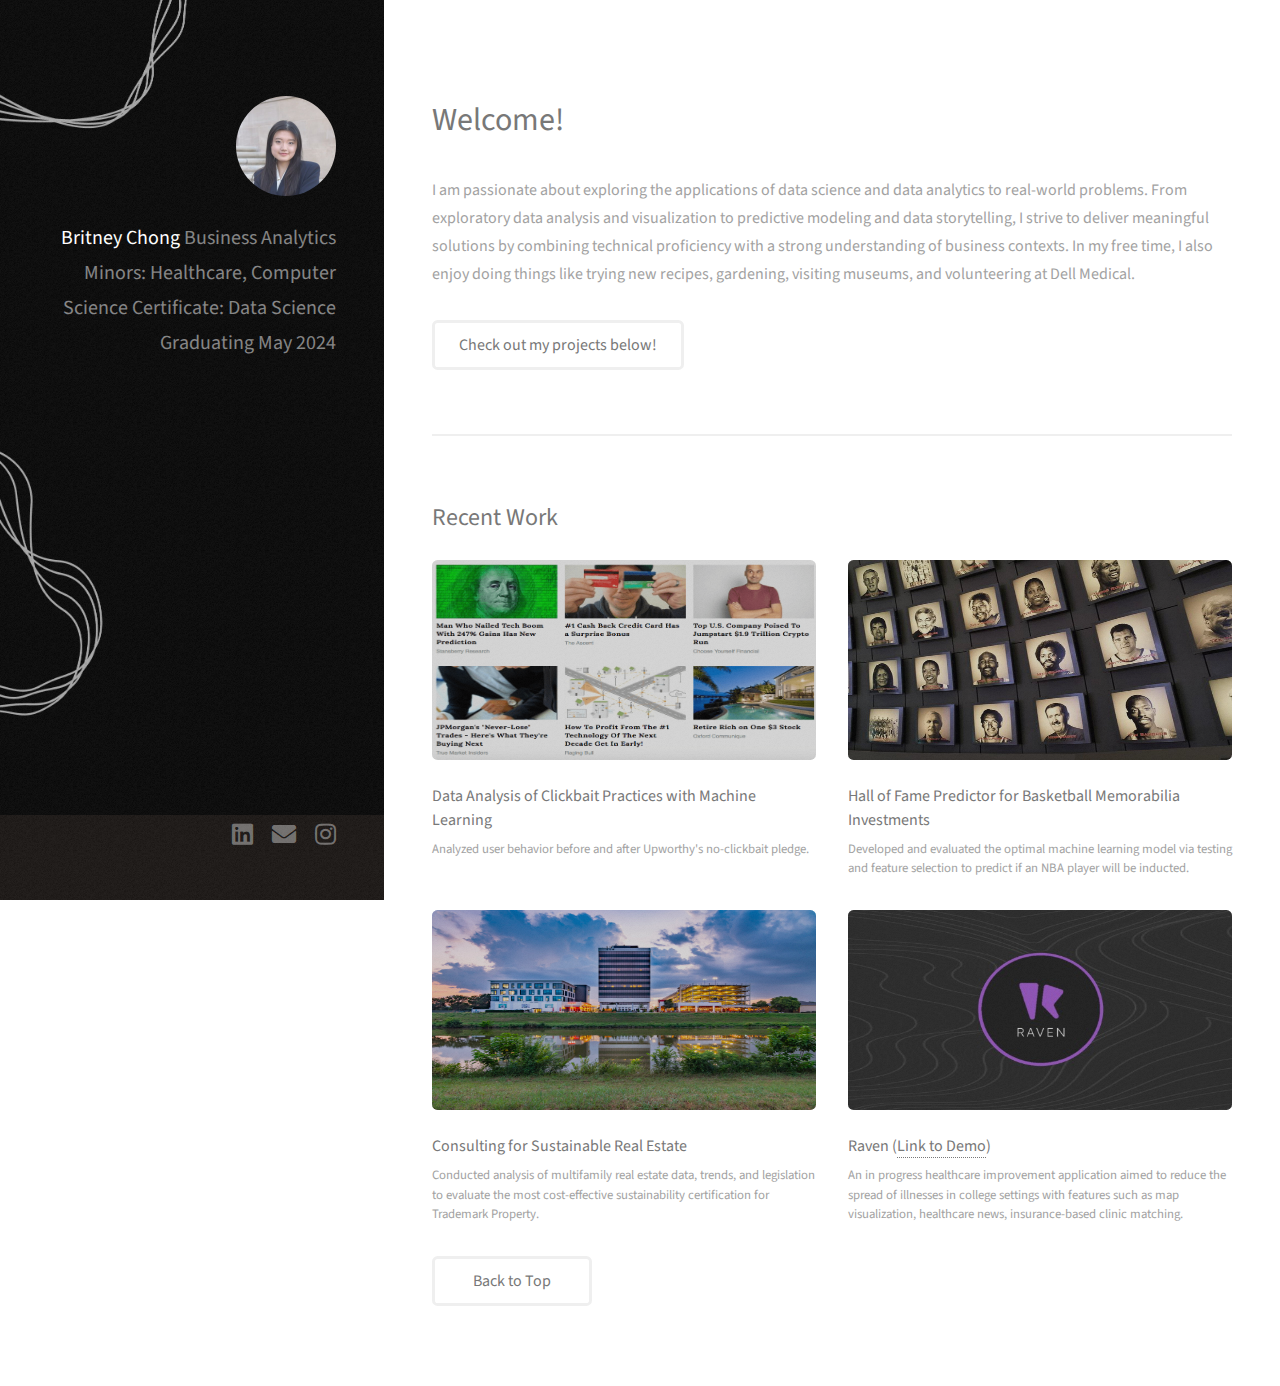
<file: index.html>
<!DOCTYPE HTML>
<!--
	Strata by HTML5 UP
	html5up.net | @ajlkn
	Free for personal and commercial use under the CCA 3.0 license (html5up.net/license)
-->
<html>
	<head>
		<title>Britney Chong</title>
		<meta charset="utf-8" />
		<meta name="viewport" content="width=device-width, initial-scale=1, user-scalable=no" />
		<link rel="stylesheet" href="assets/css/main.css" />
	</head>
	<body class="is-preload">

		<!-- Header -->
			<header id="header">
				<div class="inner">
					<a href="index.html" class="image avatar"><img src="images/me.jpg" alt="" /></a>
					<h1><strong>Britney Chong</strong>
						<!--, this is my port--> <br />
					Business Analytics <br />
					Minors: Healthcare,
						Computer Science <br />
					Certificate: Data Science <br />
					Graduating May 2024 </a></h1>
				</div>
			</header>

		<!-- Main -->
			<div id="main">

				<!-- One -->
					<section id="one">
						<header class="major">
							<h2>Welcome!<br />
							<!--magna sed accumsan arcu neque.</h2>-->
						</header>
						<p>I am passionate about exploring the applications of data science and data analytics to real-world problems. 
							From exploratory data analysis and visualization to predictive modeling and data storytelling, 
							I strive to deliver meaningful solutions by combining technical proficiency with a strong understanding of business contexts.
							In my free time, I also enjoy doing things like trying new recipes, gardening, visiting museums, and volunteering at Dell Medical.</p>
						<ul class="actions">
							<li><a href="#two" class="button">Check out my projects below!</a></li>
						</ul>
					</section>

				<!-- Two -->
					<section id="two">
						<h2>Recent Work</h2>
						<div class="row">
							<article class="col-6 col-12-xsmall work">
								<a href="datahack.html" class="image fit thumb" target = "_blank"><img src="images/cb.png" alt="" class="work-image" /></a>
								<h3>Data Analysis of Clickbait Practices with Machine Learning</h3>
								<p> Analyzed user behavior before and after Upworthy's no-clickbait pledge. 
									</p>
							</article>
							<article class="col-6 col-12-xsmall work">
								<a href="nba.html" class="image fit thumb" target = "_blank"><img src="images/nba.jpg" alt="" class="work-image" /></a>
								<h3>Hall of Fame Predictor for Basketball Memorabilia Investments</h3>
								<p>Developed and evaluated the optimal machine learning model via testing and feature selection to predict if an NBA player will be inducted.</p>
							</article>
							<article class="col-6 col-12-xsmall work">
								<a href="projects/Trademark Property Final.pdf" class="image fit thumb" target = "_blank"><img src="images/tm.jpg" alt="" class="work-image"/></a>
								<h3>Consulting for Sustainable Real Estate</h3>
								<p>Conducted analysis of multifamily real estate data, trends, and legislation to evaluate the most cost-effective sustainability certification for Trademark Property.</p>
							</article>
							<article class="col-6 col-12-xsmall work">
								<a href="projects/Raven Pitch Deck.pdf" class="image fit thumb" target = "_blank"><img src="images/raven.jpg" alt="" class="work-image"/></a>
								<h3>Raven (<a href="Web Video.html" target = "_blank">Link to Demo</a>)</h3>
								<p>An in progress healthcare improvement application aimed to reduce the spread of illnesses in college settings with features such as map visualization, healthcare news, insurance-based clinic matching.</p>
							</article>

							<!--
							<article class="col-6 col-12-xsmall work">
								<a href="images/fulls/04.jpg" class="image fit thumb" target = "_blank"><img src="images/lungs.jpg" alt="" class="work-image"/></a>
								<h3>Lungs</h3>
								<p>Lorem ipsum dolor sit amet nisl sed nullam feugiat.</p>
							</article>
							<article class="col-6 col-12-xsmall work">
								<a href="" class="image fit thumb"><img src="images/oc.jpg" alt="" class="work-image"/></a>
								<h3>Online Customer Order Mangement System</h3>
								<p>Lorem ipsum dolor sit amet nisl sed nullam feugiat.</p>
							</article>
							<article class="col-6 col-12-xsmall work-item">
								<a href="images/fulls/06.jpg" class="image fit thumb"><img src="images/thumbs/06.jpg" alt="" /></a>
								<h3>Risus ornare lacinia</h3>
								<p>Lorem ipsum dolor sit amet nisl sed nullam feugiat.</p>
							</article> 
						-->
						</div>
						<ul class="actions">
							<li><a href="#" class="button">Back to Top</a></li>
						</ul>
					</section>

				<!-- Three -->
				<!--
					<section id="three">
						<h2>Get In Touch</h2>
						<p>Accumsan pellentesque commodo blandit enim arcu non at amet id arcu magna. Accumsan orci faucibus id eu lorem semper nunc nisi lorem vulputate lorem neque lorem ipsum dolor.</p>
						<div class="row">
							<div class="col-8 col-12-small">
								<form method="post" action="#">
									<div class="row gtr-uniform gtr-50">
										<div class="col-6 col-12-xsmall"><input type="text" name="name" id="name" placeholder="Name" /></div>
										<div class="col-6 col-12-xsmall"><input type="email" name="email" id="email" placeholder="Email" /></div>
										<div class="col-12"><textarea name="message" id="message" placeholder="Message" rows="4"></textarea></div>
									</div>
								</form>
								<ul class="actions">
									<li><input type="submit" value="Send Message" /></li>
								</ul>
							</div>
							<div class="col-4 col-12-small">
								<ul class="labeled-icons">
									<li>
										<h3 class="icon solid fa-home"><span class="label">Address</span></h3>
										1234 Somewhere Rd.<br />
										Nashville, TN 00000<br />
										United States
									</li>
									<li>
										<h3 class="icon solid fa-mobile-alt"><span class="label">Phone</span></h3>
										000-000-0000
									</li>
									<li>
										<h3 class="icon solid fa-envelope"><span class="label">Email</span></h3>
										<a href="#">hello@untitled.tld</a>
									</li>
								</ul>
							</div>
						</div>
					</section>
				-->

				<!-- Four -->
				<!--
					<section id="four">
						<h2>Elements</h2>

						<section>
							<h4>Text</h4>
							<p>This is <b>bold</b> and this is <strong>strong</strong>. This is <i>italic</i> and this is <em>emphasized</em>.
							This is <sup>superscript</sup> text and this is <sub>subscript</sub> text.
							This is <u>underlined</u> and this is code: <code>for (;;) { ... }</code>. Finally, <a href="#">this is a link</a>.</p>
							<hr />
							<header>
								<h4>Heading with a Subtitle</h4>
								<p>Lorem ipsum dolor sit amet nullam id egestas urna aliquam</p>
							</header>
							<p>Nunc lacinia ante nunc ac lobortis. Interdum adipiscing gravida odio porttitor sem non mi integer non faucibus ornare mi ut ante amet placerat aliquet. Volutpat eu sed ante lacinia sapien lorem accumsan varius montes viverra nibh in adipiscing blandit tempus accumsan.</p>
							<header>
								<h5>Heading with a Subtitle</h5>
								<p>Lorem ipsum dolor sit amet nullam id egestas urna aliquam</p>
							</header>
							<p>Nunc lacinia ante nunc ac lobortis. Interdum adipiscing gravida odio porttitor sem non mi integer non faucibus ornare mi ut ante amet placerat aliquet. Volutpat eu sed ante lacinia sapien lorem accumsan varius montes viverra nibh in adipiscing blandit tempus accumsan.</p>
							<hr />
							<h2>Heading Level 2</h2>
							<h3>Heading Level 3</h3>
							<h4>Heading Level 4</h4>
							<h5>Heading Level 5</h5>
							<h6>Heading Level 6</h6>
							<hr />
							<h5>Blockquote</h5>
							<blockquote>Fringilla nisl. Donec accumsan interdum nisi, quis tincidunt felis sagittis eget tempus euismod. Vestibulum ante ipsum primis in faucibus vestibulum. Blandit adipiscing eu felis iaculis volutpat ac adipiscing accumsan faucibus. Vestibulum ante ipsum primis in faucibus lorem ipsum dolor sit amet nullam adipiscing eu felis.</blockquote>
							<h5>Preformatted</h5>
							<pre><code>i = 0;

while (!deck.isInOrder()) {
print 'Iteration ' + i;
deck.shuffle();
i++;
}

print 'It took ' + i + ' iterations to sort the deck.';</code></pre>
						</section>

						<section>
							<h4>Lists</h4>
							<div class="row">
								<div class="col-6 col-12-xsmall">
									<h5>Unordered</h5>
									<ul>
										<li>Dolor pulvinar etiam magna etiam.</li>
										<li>Sagittis adipiscing lorem eleifend.</li>
										<li>Felis enim feugiat dolore viverra.</li>
									</ul>
									<h5>Alternate</h5>
									<ul class="alt">
										<li>Dolor pulvinar etiam magna etiam.</li>
										<li>Sagittis adipiscing lorem eleifend.</li>
										<li>Felis enim feugiat dolore viverra.</li>
									</ul>
								</div>
								<div class="col-6 col-12-xsmall">
									<h5>Ordered</h5>
									<ol>
										<li>Dolor pulvinar etiam magna etiam.</li>
										<li>Etiam vel felis at lorem sed viverra.</li>
										<li>Felis enim feugiat dolore viverra.</li>
										<li>Dolor pulvinar etiam magna etiam.</li>
										<li>Etiam vel felis at lorem sed viverra.</li>
										<li>Felis enim feugiat dolore viverra.</li>
									</ol>
									<h5>Icons</h5>
									<ul class="icons">
										<li><a href="#" class="icon brands fa-twitter"><span class="label">Twitter</span></a></li>
										<li><a href="#" class="icon brands fa-facebook-f"><span class="label">Facebook</span></a></li>
										<li><a href="#" class="icon brands fa-instagram"><span class="label">Instagram</span></a></li>
										<li><a href="#" class="icon brands fa-github"><span class="label">Github</span></a></li>
										<li><a href="#" class="icon brands fa-dribbble"><span class="label">Dribbble</span></a></li>
										<li><a href="#" class="icon brands fa-tumblr"><span class="label">Tumblr</span></a></li>
									</ul>
								</div>
							</div>
							<h5>Actions</h5>
							<ul class="actions">
								<li><a href="#" class="button primary">Default</a></li>
								<li><a href="#" class="button">Default</a></li>
							</ul>
							<ul class="actions small">
								<li><a href="#" class="button primary small">Small</a></li>
								<li><a href="#" class="button small">Small</a></li>
							</ul>
							<div class="row">
								<div class="col-6 col-12-small">
									<ul class="actions stacked">
										<li><a href="#" class="button primary">Default</a></li>
										<li><a href="#" class="button">Default</a></li>
									</ul>
								</div>
								<div class="col-6 col-12-small">
									<ul class="actions stacked">
										<li><a href="#" class="button primary small">Small</a></li>
										<li><a href="#" class="button small">Small</a></li>
									</ul>
								</div>
								<div class="col-6 col-12-small">
									<ul class="actions stacked">
										<li><a href="#" class="button primary fit">Default</a></li>
										<li><a href="#" class="button fit">Default</a></li>
									</ul>
								</div>
								<div class="col-6 col-12-small">
									<ul class="actions stacked">
										<li><a href="#" class="button primary small fit">Small</a></li>
										<li><a href="#" class="button small fit">Small</a></li>
									</ul>
								</div>
							</div>
						</section>

						<section>
							<h4>Table</h4>
							<h5>Default</h5>
							<div class="table-wrapper">
								<table>
									<thead>
										<tr>
											<th>Name</th>
											<th>Description</th>
											<th>Price</th>
										</tr>
									</thead>
									<tbody>
										<tr>
											<td>Item One</td>
											<td>Ante turpis integer aliquet porttitor.</td>
											<td>29.99</td>
										</tr>
										<tr>
											<td>Item Two</td>
											<td>Vis ac commodo adipiscing arcu aliquet.</td>
											<td>19.99</td>
										</tr>
										<tr>
											<td>Item Three</td>
											<td> Morbi faucibus arcu accumsan lorem.</td>
											<td>29.99</td>
										</tr>
										<tr>
											<td>Item Four</td>
											<td>Vitae integer tempus condimentum.</td>
											<td>19.99</td>
										</tr>
										<tr>
											<td>Item Five</td>
											<td>Ante turpis integer aliquet porttitor.</td>
											<td>29.99</td>
										</tr>
									</tbody>
									<tfoot>
										<tr>
											<td colspan="2"></td>
											<td>100.00</td>
										</tr>
									</tfoot>
								</table>
							</div>

							<h5>Alternate</h5>
							<div class="table-wrapper">
								<table class="alt">
									<thead>
										<tr>
											<th>Name</th>
											<th>Description</th>
											<th>Price</th>
										</tr>
									</thead>
									<tbody>
										<tr>
											<td>Item One</td>
											<td>Ante turpis integer aliquet porttitor.</td>
											<td>29.99</td>
										</tr>
										<tr>
											<td>Item Two</td>
											<td>Vis ac commodo adipiscing arcu aliquet.</td>
											<td>19.99</td>
										</tr>
										<tr>
											<td>Item Three</td>
											<td> Morbi faucibus arcu accumsan lorem.</td>
											<td>29.99</td>
										</tr>
										<tr>
											<td>Item Four</td>
											<td>Vitae integer tempus condimentum.</td>
											<td>19.99</td>
										</tr>
										<tr>
											<td>Item Five</td>
											<td>Ante turpis integer aliquet porttitor.</td>
											<td>29.99</td>
										</tr>
									</tbody>
									<tfoot>
										<tr>
											<td colspan="2"></td>
											<td>100.00</td>
										</tr>
									</tfoot>
								</table>
							</div>
						</section>

						<section>
							<h4>Buttons</h4>
							<ul class="actions">
								<li><a href="#" class="button primary">Primary</a></li>
								<li><a href="#" class="button">Default</a></li>
							</ul>
							<ul class="actions">
								<li><a href="#" class="button large">Large</a></li>
								<li><a href="#" class="button">Default</a></li>
								<li><a href="#" class="button small">Small</a></li>
							</ul>
							<ul class="actions fit">
								<li><a href="#" class="button primary fit">Fit</a></li>
								<li><a href="#" class="button fit">Fit</a></li>
							</ul>
							<ul class="actions fit small">
								<li><a href="#" class="button primary fit small">Fit + Small</a></li>
								<li><a href="#" class="button fit small">Fit + Small</a></li>
							</ul>
							<ul class="actions">
								<li><a href="#" class="button primary icon solid fa-download">Icon</a></li>
								<li><a href="#" class="button icon solid fa-download">Icon</a></li>
							</ul>
							<ul class="actions">
								<li><span class="button primary disabled">Primary</span></li>
								<li><span class="button disabled">Default</span></li>
							</ul>
						</section>

						<section>
							<h4>Form</h4>
							<form method="post" action="#">
								<div class="row gtr-uniform gtr-50">
									<div class="col-6 col-12-xsmall">
										<input type="text" name="demo-name" id="demo-name" value="" placeholder="Name" />
									</div>
									<div class="col-6 col-12-xsmall">
										<input type="email" name="demo-email" id="demo-email" value="" placeholder="Email" />
									</div>
									<div class="col-12">
										<select name="demo-category" id="demo-category">
											<option value="">- Category -</option>
											<option value="1">Manufacturing</option>
											<option value="1">Shipping</option>
											<option value="1">Administration</option>
											<option value="1">Human Resources</option>
										</select>
									</div>
									<div class="col-4 col-12-small">
										<input type="radio" id="demo-priority-low" name="demo-priority" checked>
										<label for="demo-priority-low">Low Priority</label>
									</div>
									<div class="col-4 col-12-small">
										<input type="radio" id="demo-priority-normal" name="demo-priority">
										<label for="demo-priority-normal">Normal Priority</label>
									</div>
									<div class="col-4 col-12-small">
										<input type="radio" id="demo-priority-high" name="demo-priority">
										<label for="demo-priority-high">High Priority</label>
									</div>
									<div class="col-6 col-12-small">
										<input type="checkbox" id="demo-copy" name="demo-copy">
										<label for="demo-copy">Email me a copy of this message</label>
									</div>
									<div class="col-6 col-12-small">
										<input type="checkbox" id="demo-human" name="demo-human" checked>
										<label for="demo-human">I am a human and not a robot</label>
									</div>
									<div class="col-12">
										<textarea name="demo-message" id="demo-message" placeholder="Enter your message" rows="6"></textarea>
									</div>
									<div class="col-12">
										<ul class="actions">
											<li><input type="submit" value="Send Message" class="primary" /></li>
											<li><input type="reset" value="Reset" /></li>
										</ul>
									</div>
								</div>
							</form>
						</section>

						<section>
							<h4>Image</h4>
							<h5>Fit</h5>
							<div class="box alt">
								<div class="row gtr-50 gtr-uniform">
									<div class="col-12"><span class="image fit"><img src="images/fulls/05.jpg" alt="" /></span></div>
									<div class="col-4"><span class="image fit"><img src="images/thumbs/01.jpg" alt="" /></span></div>
									<div class="col-4"><span class="image fit"><img src="images/thumbs/02.jpg" alt="" /></span></div>
									<div class="col-4"><span class="image fit"><img src="images/thumbs/03.jpg" alt="" /></span></div>
									<div class="col-4"><span class="image fit"><img src="images/thumbs/04.jpg" alt="" /></span></div>
									<div class="col-4"><span class="image fit"><img src="images/thumbs/05.jpg" alt="" /></span></div>
									<div class="col-4"><span class="image fit"><img src="images/thumbs/06.jpg" alt="" /></span></div>
									<div class="col-4"><span class="image fit"><img src="images/thumbs/03.jpg" alt="" /></span></div>
									<div class="col-4"><span class="image fit"><img src="images/thumbs/02.jpg" alt="" /></span></div>
									<div class="col-4"><span class="image fit"><img src="images/thumbs/01.jpg" alt="" /></span></div>
								</div>
							</div>
							<h5>Left &amp; Right</h5>
							<p><span class="image left"><img src="images/avatar.jpg" alt="" /></span>Fringilla nisl. Donec accumsan interdum nisi, quis tincidunt felis sagittis eget. tempus euismod. Vestibulum ante ipsum primis in faucibus vestibulum. Blandit adipiscing eu felis iaculis volutpat ac adipiscing accumsan eu faucibus. Integer ac pellentesque praesent tincidunt felis sagittis eget. tempus euismod. Vestibulum ante ipsum primis in faucibus vestibulum. Blandit adipiscing eu felis iaculis volutpat ac adipiscing accumsan eu faucibus. Integer ac pellentesque praesent. Donec accumsan interdum nisi, quis tincidunt felis sagittis eget. tempus euismod. Vestibulum ante ipsum primis in faucibus vestibulum. Blandit adipiscing eu felis iaculis volutpat ac adipiscing accumsan eu faucibus. Integer ac pellentesque praesent tincidunt felis sagittis eget. tempus euismod. Vestibulum ante ipsum primis in faucibus vestibulum. Blandit adipiscing eu felis iaculis volutpat ac adipiscing accumsan eu faucibus. Integer ac pellentesque praesent.</p>
							<p><span class="image right"><img src="images/avatar.jpg" alt="" /></span>Fringilla nisl. Donec accumsan interdum nisi, quis tincidunt felis sagittis eget. tempus euismod. Vestibulum ante ipsum primis in faucibus vestibulum. Blandit adipiscing eu felis iaculis volutpat ac adipiscing accumsan eu faucibus. Integer ac pellentesque praesent tincidunt felis sagittis eget. tempus euismod. Vestibulum ante ipsum primis in faucibus vestibulum. Blandit adipiscing eu felis iaculis volutpat ac adipiscing accumsan eu faucibus. Integer ac pellentesque praesent. Donec accumsan interdum nisi, quis tincidunt felis sagittis eget. tempus euismod. Vestibulum ante ipsum primis in faucibus vestibulum. Blandit adipiscing eu felis iaculis volutpat ac adipiscing accumsan eu faucibus. Integer ac pellentesque praesent tincidunt felis sagittis eget. tempus euismod. Vestibulum ante ipsum primis in faucibus vestibulum. Blandit adipiscing eu felis iaculis volutpat ac adipiscing accumsan eu faucibus. Integer ac pellentesque praesent.</p>
						</section>

					</section>
				-->

			</div>

		<!-- Footer -->
			<footer id="footer">
				<div class="inner">
					<br />  <br />
					<ul class="icons">
						<!--<li><a href=mailto:“britney.chong@utexas.edu? class="icon solid fa-file"><span class="label" target = "_blank">File</span></a></li>-->
						<!--<li><a href="https://www.linkedin.com/in/britney-chong/" class="icon brands fa-kaggle" target = "_blank"><span class="label">Kaggle</span></a></li>-->
						<li><a href="https://www.linkedin.com/in/britney-chong/" class="icon brands fa-linkedin" target = "_blank"><span class="label">LinkedIn</span></a></li>
						<li><a href=mailto:“britney.chong@utexas.edu? class="icon solid fa-envelope"><span class="label" target = "_blank">Email</span></a></li>
						<li><a href="https://www.instagram.com/mlds_ut/?hl=en" class="icon brands fa-instagram" target = "_blank"><span class="label">Instagram</span></a></li>
					</ul>
					</ul>
				</div>
			</footer>

		<!-- Scripts -->
			<script src="assets/js/jquery.min.js"></script>
			<script src="assets/js/jquery.poptrox.min.js"></script>
			<script src="assets/js/browser.min.js"></script>
			<script src="assets/js/breakpoints.min.js"></script>
			<script src="assets/js/util.js"></script>
			<script src="assets/js/main.js"></script>

	</body>
</html>
</file>
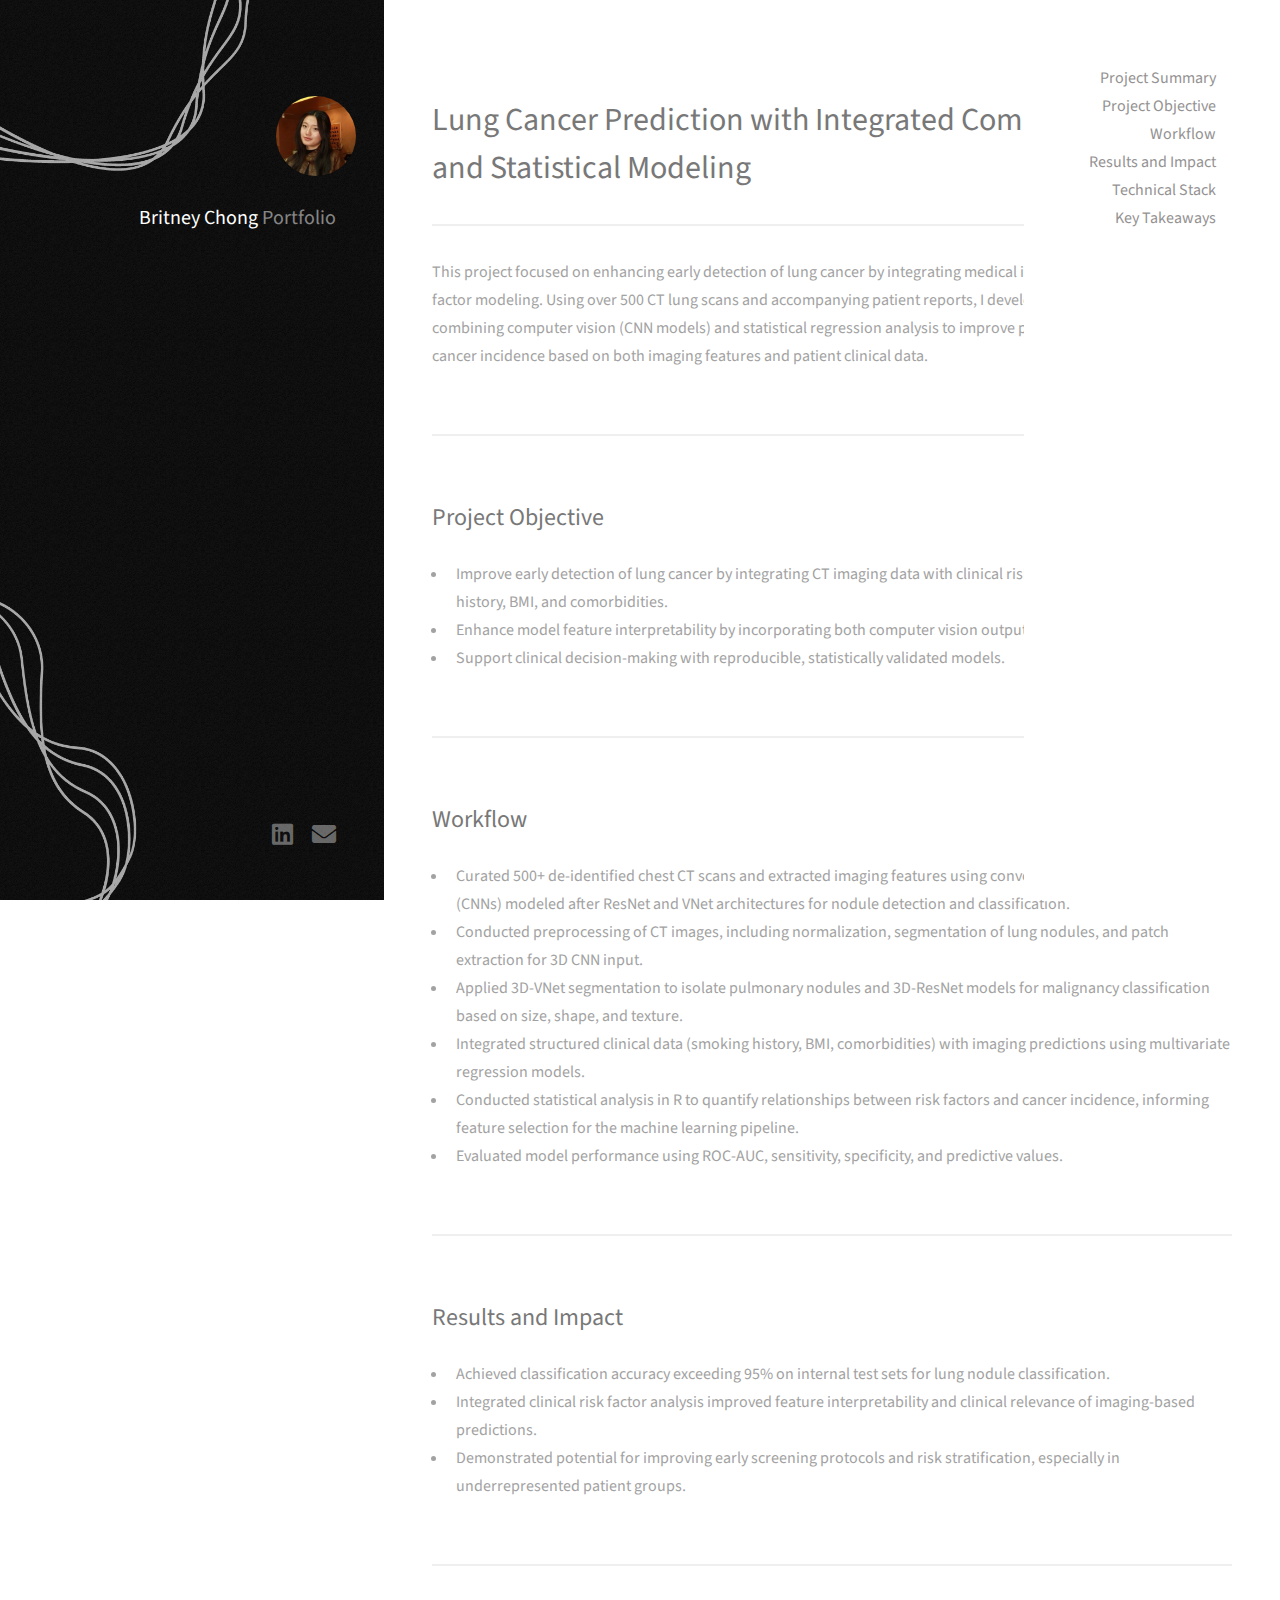
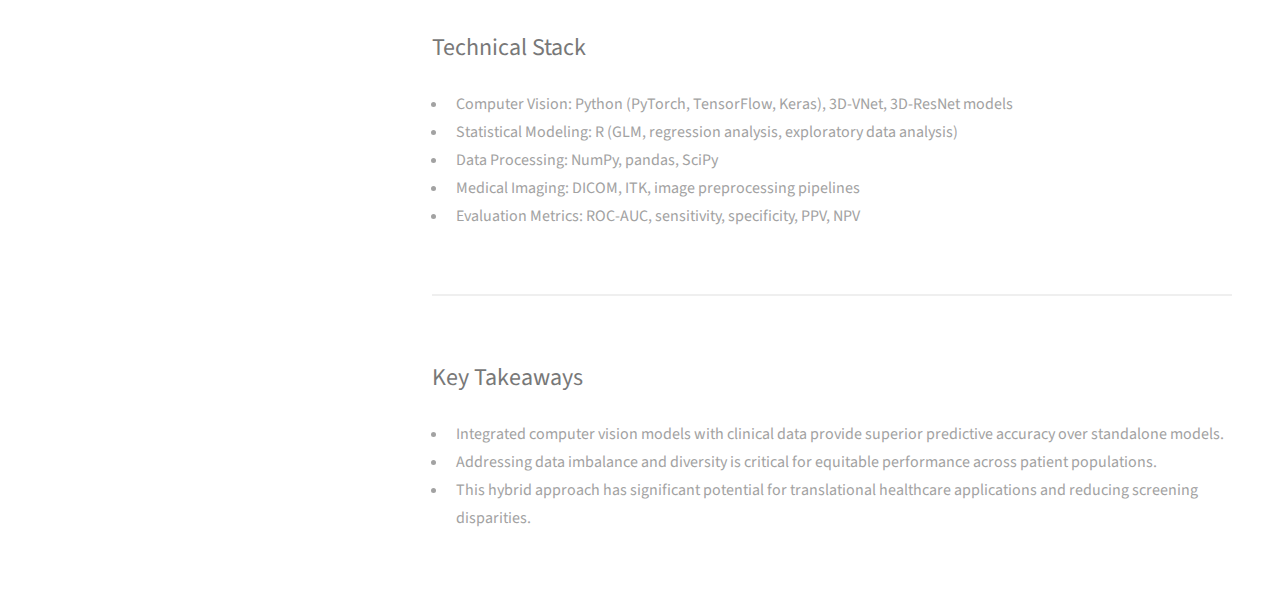
<file: ct.html>
<!DOCTYPE HTML>
<html>
<head>
    <title>Lung Cancer Prediction with Integrated Computer Vision and Statistical Modeling</title>
    <meta charset="utf-8" />
    <meta name="viewport" content="width=device-width, initial-scale=1, user-scalable=no" />
    <link rel="stylesheet" href="assets/css/projects.css" />
</head>
<body class="is-preload">

<!-- Header -->
<header id="header">
    <div class="inner">
        <a href="index.html" class="image avatar"><img src="images/pfp.jpg" alt="" /></a>
        <h1><strong>Britney Chong</strong><br /> Portfolio</h1>
    </div>
</header>

<!-- Navigation -->
<header id="header2">
    <div class="header2">
        <nav>
            <ul>
                <li><a href="#Project Summary">Project Summary</a></li><br/>
                <li><a href="#Project Objective">Project Objective</a></li><br/>
                <li><a href="#Workflow">Workflow</a></li><br/>
                <li><a href="#Results and Impact">Results and Impact</a></li><br/>
                <li><a href="#Technical Stack">Technical Stack</a></li><br/>
                <li><a href="#Key Takeaways">Key Takeaways</a></li><br/>
            </ul>
        </nav>
    </div>
</header>

<!-- Main -->
<div id="main">

    <section id="intro">
        <header class="major">
            <h1>Lung Cancer Prediction with Integrated Computer Vision and Statistical Modeling</h1>
        </header>
        <hr />
        <p>
            This project focused on enhancing early detection of lung cancer by integrating medical image analysis with clinical risk factor modeling. Using over 500 CT lung scans and accompanying patient reports, I developed a hybrid framework combining computer vision (CNN models) and statistical regression analysis to improve prediction accuracy of lung cancer incidence based on both imaging features and patient clinical data.
        </p>
    </section>

    <section id="Project Objective" class="main">
        <h2>Project Objective</h2>
        <ul>
            <li>Improve early detection of lung cancer by integrating CT imaging data with clinical risk factors such as smoking history, BMI, and comorbidities.</li>
            <li>Enhance model feature interpretability by incorporating both computer vision outputs and structured clinical data.</li>
            <li>Support clinical decision-making with reproducible, statistically validated models.</li>
        </ul>
    </section>

    <section id="Workflow" class="main">
        <h2>Workflow</h2>
        <ul>
            <li>Curated 500+ de-identified chest CT scans and extracted imaging features using convolutional neural networks (CNNs) modeled after ResNet and VNet architectures for nodule detection and classification.</li>
            <li>Conducted preprocessing of CT images, including normalization, segmentation of lung nodules, and patch extraction for 3D CNN input.</li>
            <li>Applied 3D-VNet segmentation to isolate pulmonary nodules and 3D-ResNet models for malignancy classification based on size, shape, and texture.</li>
            <li>Integrated structured clinical data (smoking history, BMI, comorbidities) with imaging predictions using multivariate regression models.</li>
            <li>Conducted statistical analysis in R to quantify relationships between risk factors and cancer incidence, informing feature selection for the machine learning pipeline.</li>
            <li>Evaluated model performance using ROC-AUC, sensitivity, specificity, and predictive values.</li>
        </ul>
    </section>

    <section id="Results and Impact" class="main">
        <h2>Results and Impact</h2>
        <ul>
            <li>Achieved classification accuracy exceeding 95% on internal test sets for lung nodule classification.</li>
            <li>Integrated clinical risk factor analysis improved feature interpretability and clinical relevance of imaging-based predictions.</li>
            <li>Demonstrated potential for improving early screening protocols and risk stratification, especially in underrepresented patient groups.</li>
        </ul>
    </section>

    <section id="Technical Stack" class="main">
        <h2>Technical Stack</h2>
        <ul>
            <li>Computer Vision: Python (PyTorch, TensorFlow, Keras), 3D-VNet, 3D-ResNet models</li>
            <li>Statistical Modeling: R (GLM, regression analysis, exploratory data analysis)</li>
            <li>Data Processing: NumPy, pandas, SciPy</li>
            <li>Medical Imaging: DICOM, ITK, image preprocessing pipelines</li>
            <li>Evaluation Metrics: ROC-AUC, sensitivity, specificity, PPV, NPV</li>
        </ul>
    </section>

    <section id="Key Takeaways" class="main">
        <h2>Key Takeaways</h2>
        <ul>
            <li>Integrated computer vision models with clinical data provide superior predictive accuracy over standalone models.</li>
            <li>Addressing data imbalance and diversity is critical for equitable performance across patient populations.</li>
            <li>This hybrid approach has significant potential for translational healthcare applications and reducing screening disparities.</li>
        </ul>
    </section>

</div>

<!-- Footer -->
<footer id="footer">
    <div class="inner">
        <ul class="icons">
            <li><a href="https://www.linkedin.com/in/britney-chong/" class="icon brands fa-linkedin" target="_blank"><span class="label">LinkedIn</span></a></li>
            <li><a href="mailto:britney.chong@gmail.com" class="icon solid fa-envelope"><span class="label" target="_blank">Email</span></a></li>
        </ul>
    </div>
</footer>

<!-- Scripts -->
<script src="assets/js/jquery.min.js"></script>
<script src="assets/js/jquery.poptrox.min.js"></script>
<script src="assets/js/browser.min.js"></script>
<script src="assets/js/breakpoints.min.js"></script>
<script src="assets/js/util.js"></script>
<script src="assets/js/main.js"></script>

</body>
</html>
</file>
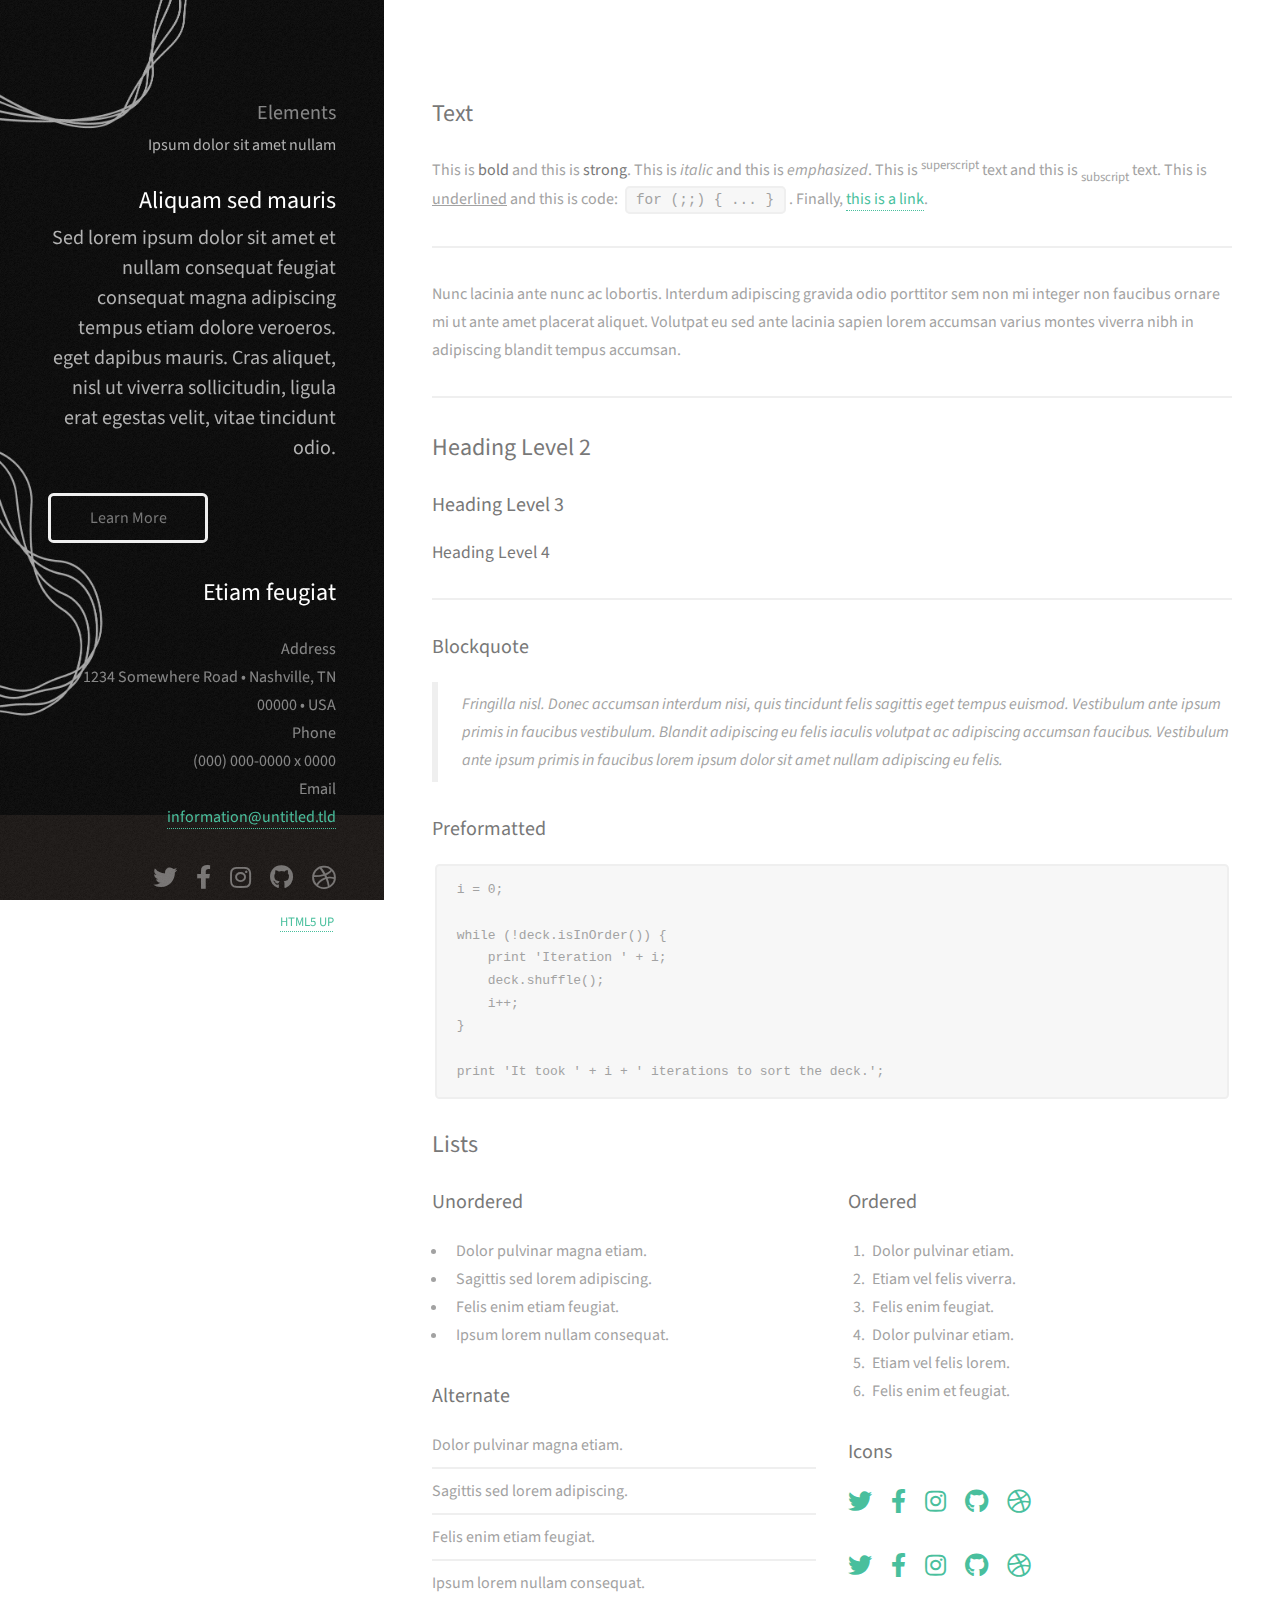
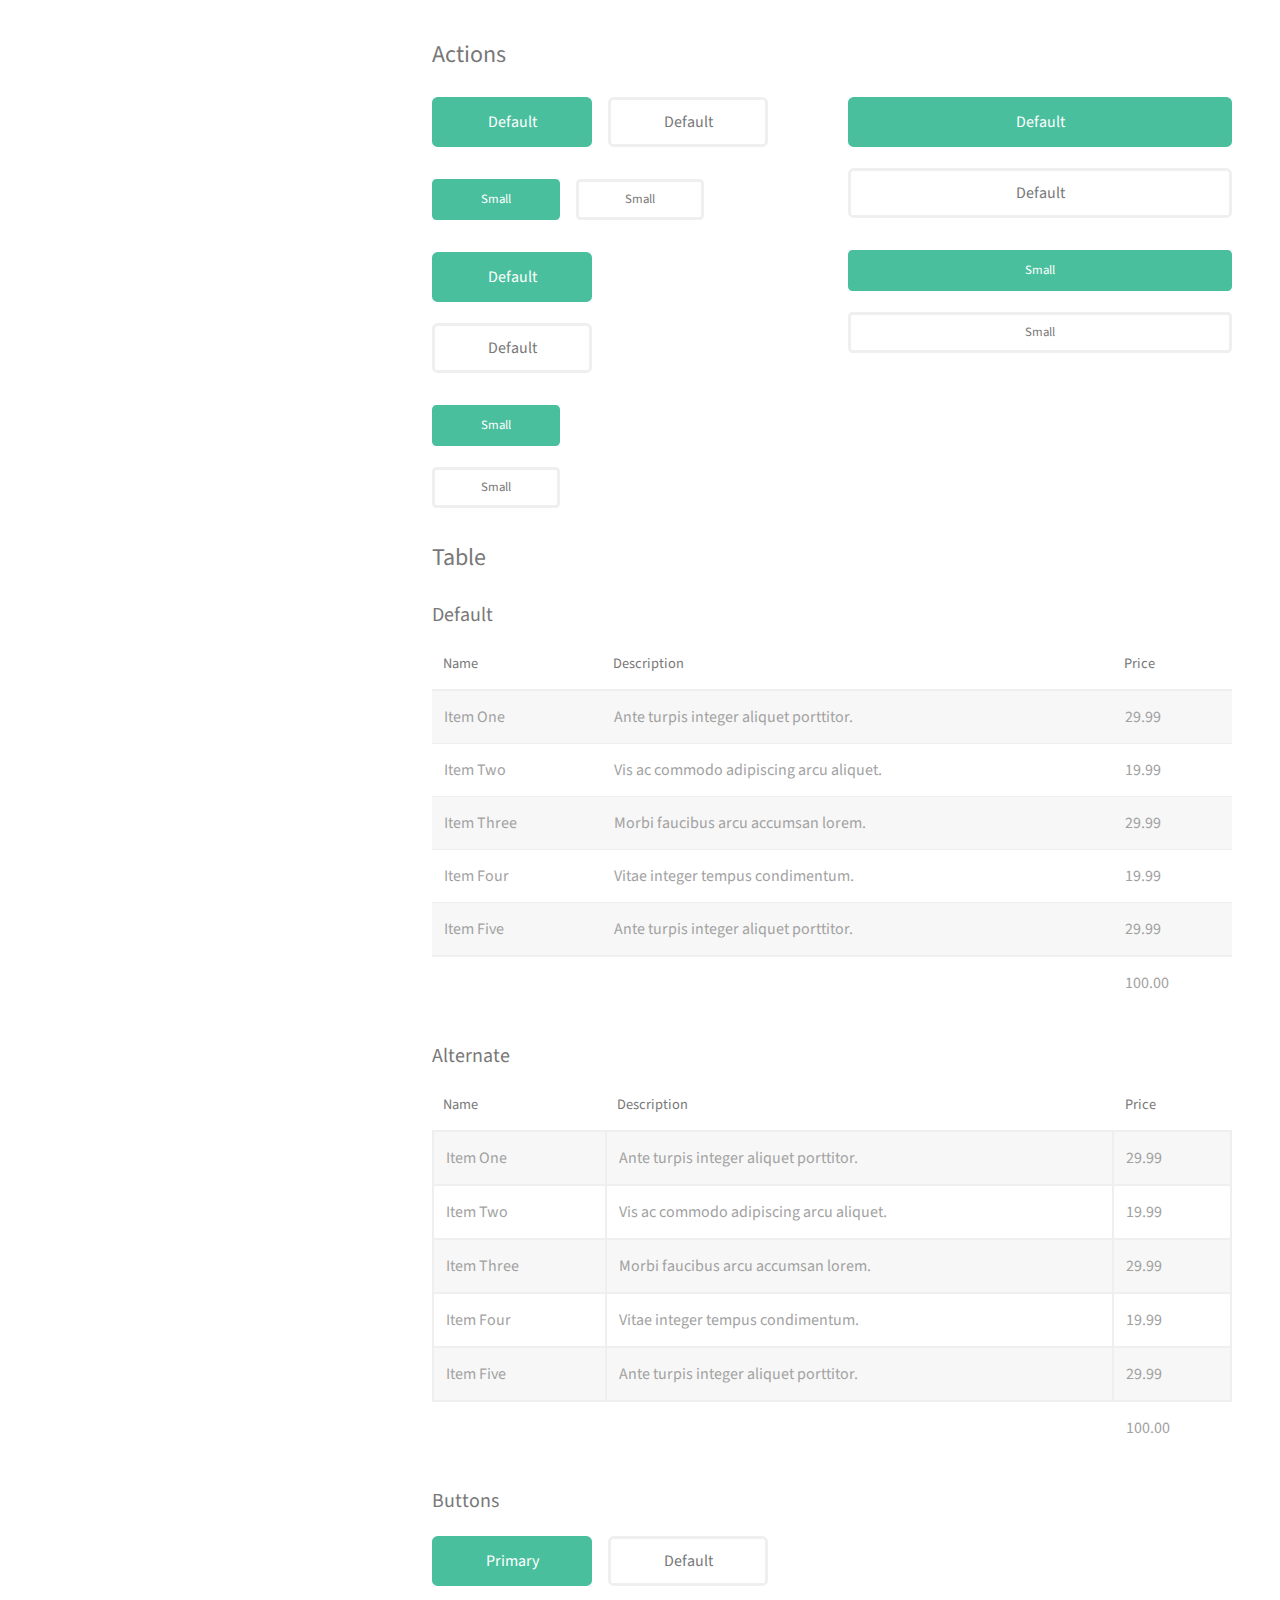
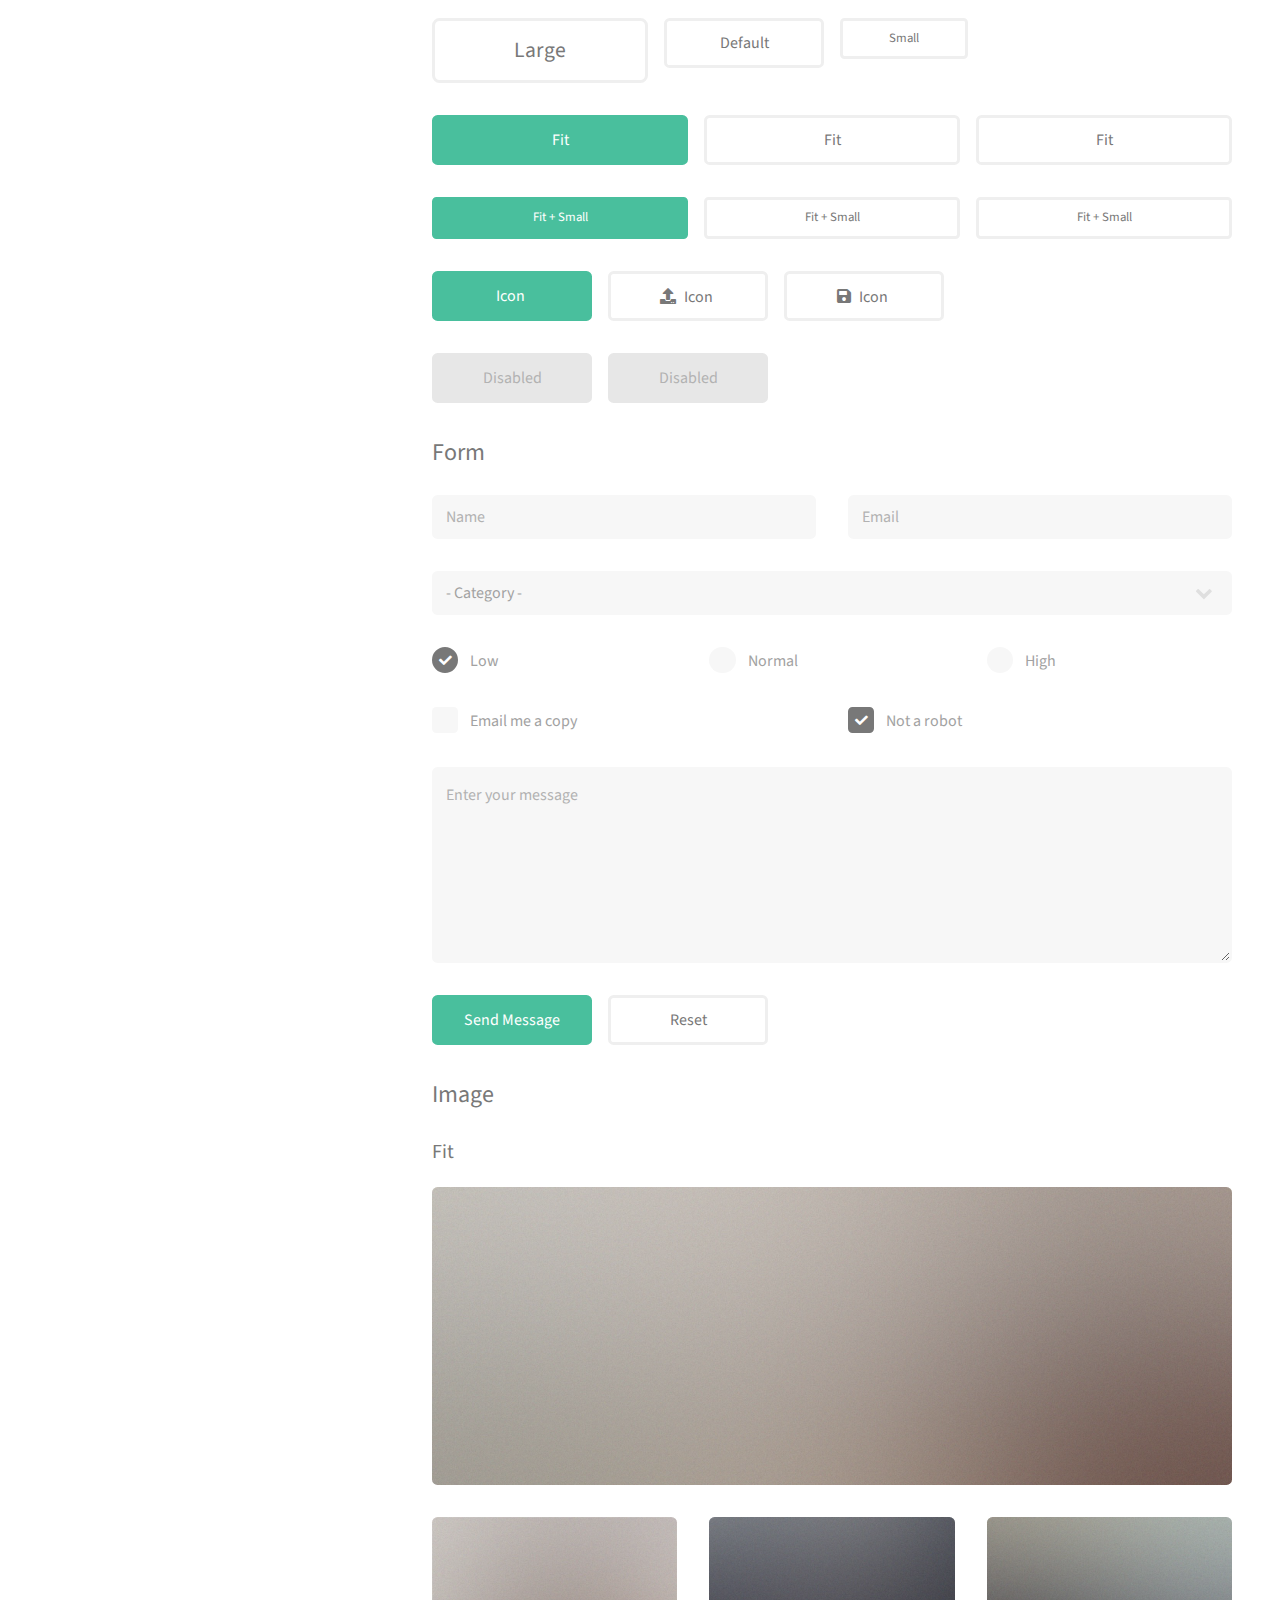
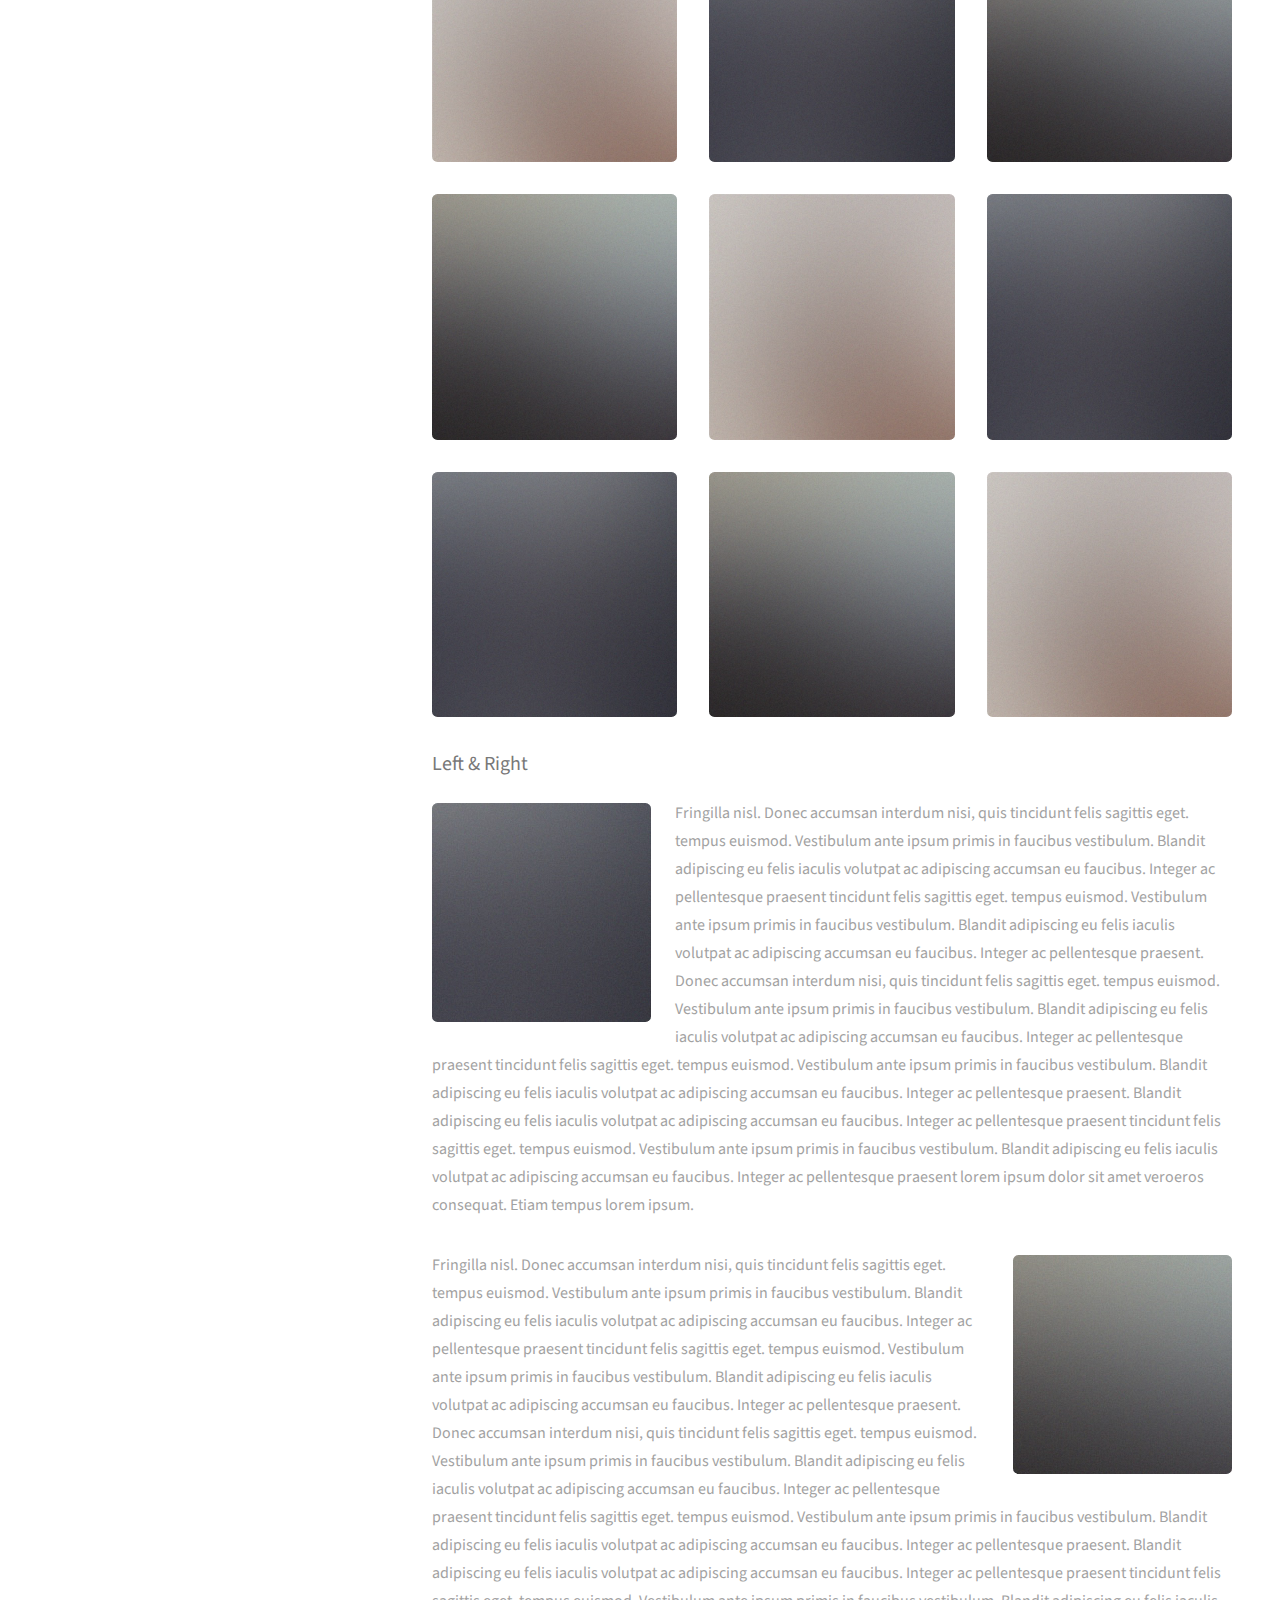
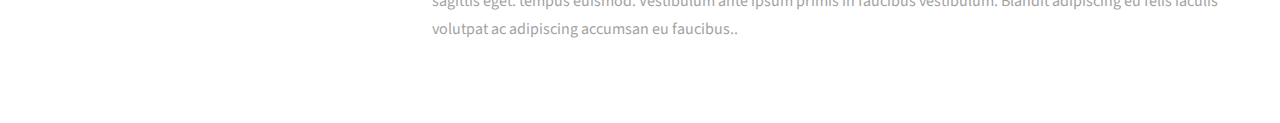
<file: elements.html>
<!DOCTYPE HTML>
<!--
	Stellar by HTML5 UP
	html5up.net | @ajlkn
	Free for personal and commercial use under the CCA 3.0 license (html5up.net/license)
-->
<html>
	<head>
		<title>Elements - Stellar by HTML5 UP</title>
		<meta charset="utf-8" />
		<meta name="viewport" content="width=device-width, initial-scale=1, user-scalable=no" />
		<link rel="stylesheet" href="assets/css/main.css" />
		<noscript><link rel="stylesheet" href="assets/css/noscript.css" /></noscript>
	</head>
	<body class="is-preload">

		<!-- Wrapper -->
			<div id="wrapper">

				<!-- Header -->
					<header id="header">
						<h1>Elements</h1>
						<p>Ipsum dolor sit amet nullam</p>
					</header>

				<!-- Main -->
					<div id="main">

						<!-- Content -->
							<section id="content" class="main">

								<!-- Text -->
									<section>
										<h2>Text</h2>
										<p>This is <b>bold</b> and this is <strong>strong</strong>. This is <i>italic</i> and this is <em>emphasized</em>.
										This is <sup>superscript</sup> text and this is <sub>subscript</sub> text.
										This is <u>underlined</u> and this is code: <code>for (;;) { ... }</code>. Finally, <a href="#">this is a link</a>.</p>
										<hr />
										<p>Nunc lacinia ante nunc ac lobortis. Interdum adipiscing gravida odio porttitor sem non mi integer non faucibus ornare mi ut ante amet placerat aliquet. Volutpat eu sed ante lacinia sapien lorem accumsan varius montes viverra nibh in adipiscing blandit tempus accumsan.</p>
										<hr />
										<h2>Heading Level 2</h2>
										<h3>Heading Level 3</h3>
										<h4>Heading Level 4</h4>
										<hr />
										<h3>Blockquote</h3>
										<blockquote>Fringilla nisl. Donec accumsan interdum nisi, quis tincidunt felis sagittis eget tempus euismod. Vestibulum ante ipsum primis in faucibus vestibulum. Blandit adipiscing eu felis iaculis volutpat ac adipiscing accumsan faucibus. Vestibulum ante ipsum primis in faucibus lorem ipsum dolor sit amet nullam adipiscing eu felis.</blockquote>
										<h3>Preformatted</h3>
										<pre><code>i = 0;

while (!deck.isInOrder()) {
    print 'Iteration ' + i;
    deck.shuffle();
    i++;
}

print 'It took ' + i + ' iterations to sort the deck.';</code></pre>
									</section>

								<!-- Lists -->
									<section>
										<h2>Lists</h2>
										<div class="row">
											<div class="col-6 col-12-medium">
												<h3>Unordered</h3>
												<ul>
													<li>Dolor pulvinar magna etiam.</li>
													<li>Sagittis sed lorem adipiscing.</li>
													<li>Felis enim etiam feugiat.</li>
													<li>Ipsum lorem nullam consequat.</li>
												</ul>
												<h3>Alternate</h3>
												<ul class="alt">
													<li>Dolor pulvinar magna etiam.</li>
													<li>Sagittis sed lorem adipiscing.</li>
													<li>Felis enim etiam feugiat.</li>
													<li>Ipsum lorem nullam consequat.</li>
												</ul>
											</div>
											<div class="col-6 col-12-medium">
												<h3>Ordered</h3>
												<ol>
													<li>Dolor pulvinar etiam.</li>
													<li>Etiam vel felis viverra.</li>
													<li>Felis enim feugiat.</li>
													<li>Dolor pulvinar etiam.</li>
													<li>Etiam vel felis lorem.</li>
													<li>Felis enim et feugiat.</li>
												</ol>
												<h3>Icons</h3>
												<ul class="icons">
													<li><a href="#" class="icon brands fa-twitter"><span class="label">Twitter</span></a></li>
													<li><a href="#" class="icon brands fa-facebook-f"><span class="label">Facebook</span></a></li>
													<li><a href="#" class="icon brands fa-instagram"><span class="label">Instagram</span></a></li>
													<li><a href="#" class="icon brands fa-github"><span class="label">GitHub</span></a></li>
													<li><a href="#" class="icon brands fa-dribbble"><span class="label">Dribbble</span></a></li>
												</ul>
												<ul class="icons">
													<li><a href="#" class="icon brands alt fa-twitter"><span class="label">Twitter</span></a></li>
													<li><a href="#" class="icon brands alt fa-facebook-f"><span class="label">Facebook</span></a></li>
													<li><a href="#" class="icon brands alt fa-instagram"><span class="label">Instagram</span></a></li>
													<li><a href="#" class="icon brands alt fa-github"><span class="label">GitHub</span></a></li>
													<li><a href="#" class="icon brands alt fa-dribbble"><span class="label">Dribbble</span></a></li>
												</ul>
											</div>
										</div>
										<h2>Actions</h2>
										<div class="row">
											<div class="col-6 col-12-medium">
												<ul class="actions">
													<li><a href="#" class="button primary">Default</a></li>
													<li><a href="#" class="button">Default</a></li>
												</ul>
												<ul class="actions small">
													<li><a href="#" class="button primary small">Small</a></li>
													<li><a href="#" class="button small">Small</a></li>
												</ul>
												<ul class="actions stacked">
													<li><a href="#" class="button primary">Default</a></li>
													<li><a href="#" class="button">Default</a></li>
												</ul>
												<ul class="actions stacked">
													<li><a href="#" class="button primary small">Small</a></li>
													<li><a href="#" class="button small">Small</a></li>
												</ul>
											</div>
											<div class="col-6 col-12-medium">
												<ul class="actions stacked">
													<li><a href="#" class="button primary fit">Default</a></li>
													<li><a href="#" class="button fit">Default</a></li>
												</ul>
												<ul class="actions stacked">
													<li><a href="#" class="button primary small fit">Small</a></li>
													<li><a href="#" class="button small fit">Small</a></li>
												</ul>
											</div>
										</div>
									</section>

								<!-- Table -->
									<section>
										<h2>Table</h2>
										<h3>Default</h3>
										<div class="table-wrapper">
											<table>
												<thead>
													<tr>
														<th>Name</th>
														<th>Description</th>
														<th>Price</th>
													</tr>
												</thead>
												<tbody>
													<tr>
														<td>Item One</td>
														<td>Ante turpis integer aliquet porttitor.</td>
														<td>29.99</td>
													</tr>
													<tr>
														<td>Item Two</td>
														<td>Vis ac commodo adipiscing arcu aliquet.</td>
														<td>19.99</td>
													</tr>
													<tr>
														<td>Item Three</td>
														<td> Morbi faucibus arcu accumsan lorem.</td>
														<td>29.99</td>
													</tr>
													<tr>
														<td>Item Four</td>
														<td>Vitae integer tempus condimentum.</td>
														<td>19.99</td>
													</tr>
													<tr>
														<td>Item Five</td>
														<td>Ante turpis integer aliquet porttitor.</td>
														<td>29.99</td>
													</tr>
												</tbody>
												<tfoot>
													<tr>
														<td colspan="2"></td>
														<td>100.00</td>
													</tr>
												</tfoot>
											</table>
										</div>

										<h3>Alternate</h3>
										<div class="table-wrapper">
											<table class="alt">
												<thead>
													<tr>
														<th>Name</th>
														<th>Description</th>
														<th>Price</th>
													</tr>
												</thead>
												<tbody>
													<tr>
														<td>Item One</td>
														<td>Ante turpis integer aliquet porttitor.</td>
														<td>29.99</td>
													</tr>
													<tr>
														<td>Item Two</td>
														<td>Vis ac commodo adipiscing arcu aliquet.</td>
														<td>19.99</td>
													</tr>
													<tr>
														<td>Item Three</td>
														<td> Morbi faucibus arcu accumsan lorem.</td>
														<td>29.99</td>
													</tr>
													<tr>
														<td>Item Four</td>
														<td>Vitae integer tempus condimentum.</td>
														<td>19.99</td>
													</tr>
													<tr>
														<td>Item Five</td>
														<td>Ante turpis integer aliquet porttitor.</td>
														<td>29.99</td>
													</tr>
												</tbody>
												<tfoot>
													<tr>
														<td colspan="2"></td>
														<td>100.00</td>
													</tr>
												</tfoot>
											</table>
										</div>
									</section>

								<!-- Buttons -->
									<section>
										<h3>Buttons</h3>
										<ul class="actions">
											<li><a href="#" class="button primary">Primary</a></li>
											<li><a href="#" class="button">Default</a></li>
										</ul>
										<ul class="actions">
											<li><a href="#" class="button large">Large</a></li>
											<li><a href="#" class="button">Default</a></li>
											<li><a href="#" class="button small">Small</a></li>
										</ul>
										<ul class="actions fit">
											<li><a href="#" class="button primary fit">Fit</a></li>
											<li><a href="#" class="button fit">Fit</a></li>
											<li><a href="#" class="button fit">Fit</a></li>
										</ul>
										<ul class="actions fit small">
											<li><a href="#" class="button primary fit small">Fit + Small</a></li>
											<li><a href="#" class="button fit small">Fit + Small</a></li>
											<li><a href="#" class="button fit small">Fit + Small</a></li>
										</ul>
										<ul class="actions">
											<li><a href="#" class="button primary icon solidfa-download">Icon</a></li>
											<li><a href="#" class="button icon solid fa-upload">Icon</a></li>
											<li><a href="#" class="button icon solid fa-save">Icon</a></li>
										</ul>
										<ul class="actions">
											<li><span class="button primary disabled">Disabled</span></li>
											<li><span class="button disabled">Disabled</span></li>
										</ul>
									</section>

								<!-- Form -->
									<section>
										<h2>Form</h2>
										<form method="post" action="#">
											<div class="row gtr-uniform">
												<div class="col-6 col-12-xsmall">
													<input type="text" name="demo-name" id="demo-name" value="" placeholder="Name" />
												</div>
												<div class="col-6 col-12-xsmall">
													<input type="email" name="demo-email" id="demo-email" value="" placeholder="Email" />
												</div>
												<div class="col-12">
													<select name="demo-category" id="demo-category">
														<option value="">- Category -</option>
														<option value="1">Manufacturing</option>
														<option value="1">Shipping</option>
														<option value="1">Administration</option>
														<option value="1">Human Resources</option>
													</select>
												</div>
												<div class="col-4 col-12-small">
													<input type="radio" id="demo-priority-low" name="demo-priority" checked>
													<label for="demo-priority-low">Low</label>
												</div>
												<div class="col-4 col-12-small">
													<input type="radio" id="demo-priority-normal" name="demo-priority">
													<label for="demo-priority-normal">Normal</label>
												</div>
												<div class="col-4 col-12-small">
													<input type="radio" id="demo-priority-high" name="demo-priority">
													<label for="demo-priority-high">High</label>
												</div>
												<div class="col-6 col-12-small">
													<input type="checkbox" id="demo-copy" name="demo-copy">
													<label for="demo-copy">Email me a copy</label>
												</div>
												<div class="col-6 col-12-small">
													<input type="checkbox" id="demo-human" name="demo-human" checked>
													<label for="demo-human">Not a robot</label>
												</div>
												<div class="col-12">
													<textarea name="demo-message" id="demo-message" placeholder="Enter your message" rows="6"></textarea>
												</div>
												<div class="col-12">
													<ul class="actions">
														<li><input type="submit" value="Send Message" class="primary" /></li>
														<li><input type="reset" value="Reset" /></li>
													</ul>
												</div>
											</div>
										</form>
									</section>

								<!-- Image -->
									<section>
										<h2>Image</h2>
										<h3>Fit</h3>
										<div class="box alt">
											<div class="row gtr-uniform">
												<div class="col-12"><span class="image fit"><img src="images/pic04.jpg" alt="" /></span></div>
												<div class="col-4"><span class="image fit"><img src="images/pic01.jpg" alt="" /></span></div>
												<div class="col-4"><span class="image fit"><img src="images/pic02.jpg" alt="" /></span></div>
												<div class="col-4"><span class="image fit"><img src="images/pic03.jpg" alt="" /></span></div>
												<div class="col-4"><span class="image fit"><img src="images/pic03.jpg" alt="" /></span></div>
												<div class="col-4"><span class="image fit"><img src="images/pic01.jpg" alt="" /></span></div>
												<div class="col-4"><span class="image fit"><img src="images/pic02.jpg" alt="" /></span></div>
												<div class="col-4"><span class="image fit"><img src="images/pic02.jpg" alt="" /></span></div>
												<div class="col-4"><span class="image fit"><img src="images/pic03.jpg" alt="" /></span></div>
												<div class="col-4"><span class="image fit"><img src="images/pic01.jpg" alt="" /></span></div>
											</div>
										</div>
										<h3>Left &amp; Right</h3>
										<p><span class="image left"><img src="images/pic05.jpg" alt="" /></span>Fringilla nisl. Donec accumsan interdum nisi, quis tincidunt felis sagittis eget. tempus euismod. Vestibulum ante ipsum primis in faucibus vestibulum. Blandit adipiscing eu felis iaculis volutpat ac adipiscing accumsan eu faucibus. Integer ac pellentesque praesent tincidunt felis sagittis eget. tempus euismod. Vestibulum ante ipsum primis in faucibus vestibulum. Blandit adipiscing eu felis iaculis volutpat ac adipiscing accumsan eu faucibus. Integer ac pellentesque praesent. Donec accumsan interdum nisi, quis tincidunt felis sagittis eget. tempus euismod. Vestibulum ante ipsum primis in faucibus vestibulum. Blandit adipiscing eu felis iaculis volutpat ac adipiscing accumsan eu faucibus. Integer ac pellentesque praesent tincidunt felis sagittis eget. tempus euismod. Vestibulum ante ipsum primis in faucibus vestibulum. Blandit adipiscing eu felis iaculis volutpat ac adipiscing accumsan eu faucibus. Integer ac pellentesque praesent. Blandit adipiscing eu felis iaculis volutpat ac adipiscing accumsan eu faucibus. Integer ac pellentesque praesent tincidunt felis sagittis eget. tempus euismod. Vestibulum ante ipsum primis in faucibus vestibulum. Blandit adipiscing eu felis iaculis volutpat ac adipiscing accumsan eu faucibus. Integer ac pellentesque praesent lorem ipsum dolor sit amet veroeros consequat. Etiam tempus lorem ipsum.</p>
										<p><span class="image right"><img src="images/pic06.jpg" alt="" /></span>Fringilla nisl. Donec accumsan interdum nisi, quis tincidunt felis sagittis eget. tempus euismod. Vestibulum ante ipsum primis in faucibus vestibulum. Blandit adipiscing eu felis iaculis volutpat ac adipiscing accumsan eu faucibus. Integer ac pellentesque praesent tincidunt felis sagittis eget. tempus euismod. Vestibulum ante ipsum primis in faucibus vestibulum. Blandit adipiscing eu felis iaculis volutpat ac adipiscing accumsan eu faucibus. Integer ac pellentesque praesent. Donec accumsan interdum nisi, quis tincidunt felis sagittis eget. tempus euismod. Vestibulum ante ipsum primis in faucibus vestibulum. Blandit adipiscing eu felis iaculis volutpat ac adipiscing accumsan eu faucibus. Integer ac pellentesque praesent tincidunt felis sagittis eget. tempus euismod. Vestibulum ante ipsum primis in faucibus vestibulum. Blandit adipiscing eu felis iaculis volutpat ac adipiscing accumsan eu faucibus. Integer ac pellentesque praesent. Blandit adipiscing eu felis iaculis volutpat ac adipiscing accumsan eu faucibus. Integer ac pellentesque praesent tincidunt felis sagittis eget. tempus euismod. Vestibulum ante ipsum primis in faucibus vestibulum. Blandit adipiscing eu felis iaculis volutpat ac adipiscing accumsan eu faucibus..</p>
									</section>

							</section>

					</div>

				<!-- Footer -->
					<footer id="footer">
						<section>
							<h2>Aliquam sed mauris</h2>
							<p>Sed lorem ipsum dolor sit amet et nullam consequat feugiat consequat magna adipiscing tempus etiam dolore veroeros. eget dapibus mauris. Cras aliquet, nisl ut viverra sollicitudin, ligula erat egestas velit, vitae tincidunt odio.</p>
							<ul class="actions">
								<li><a href="#" class="button">Learn More</a></li>
							</ul>
						</section>
						<section>
							<h2>Etiam feugiat</h2>
							<dl class="alt">
								<dt>Address</dt>
								<dd>1234 Somewhere Road &bull; Nashville, TN 00000 &bull; USA</dd>
								<dt>Phone</dt>
								<dd>(000) 000-0000 x 0000</dd>
								<dt>Email</dt>
								<dd><a href="#">information@untitled.tld</a></dd>
							</dl>
							<ul class="icons">
								<li><a href="#" class="icon brands fa-twitter alt"><span class="label">Twitter</span></a></li>
								<li><a href="#" class="icon brands fa-facebook-f alt"><span class="label">Facebook</span></a></li>
								<li><a href="#" class="icon brands fa-instagram alt"><span class="label">Instagram</span></a></li>
								<li><a href="#" class="icon brands fa-github alt"><span class="label">GitHub</span></a></li>
								<li><a href="#" class="icon brands fa-dribbble alt"><span class="label">Dribbble</span></a></li>
							</ul>
						</section>
						<p class="copyright">&copy; Untitled. Design: <a href="https://html5up.net">HTML5 UP</a>.</p>
					</footer>

			</div>

		<!-- Scripts -->
			<script src="assets/js/jquery.min.js"></script>
			<script src="assets/js/jquery.scrollex.min.js"></script>
			<script src="assets/js/jquery.scrolly.min.js"></script>
			<script src="assets/js/browser.min.js"></script>
			<script src="assets/js/breakpoints.min.js"></script>
			<script src="assets/js/util.js"></script>
			<script src="assets/js/main.js"></script>

	</body>
</html>
</file>
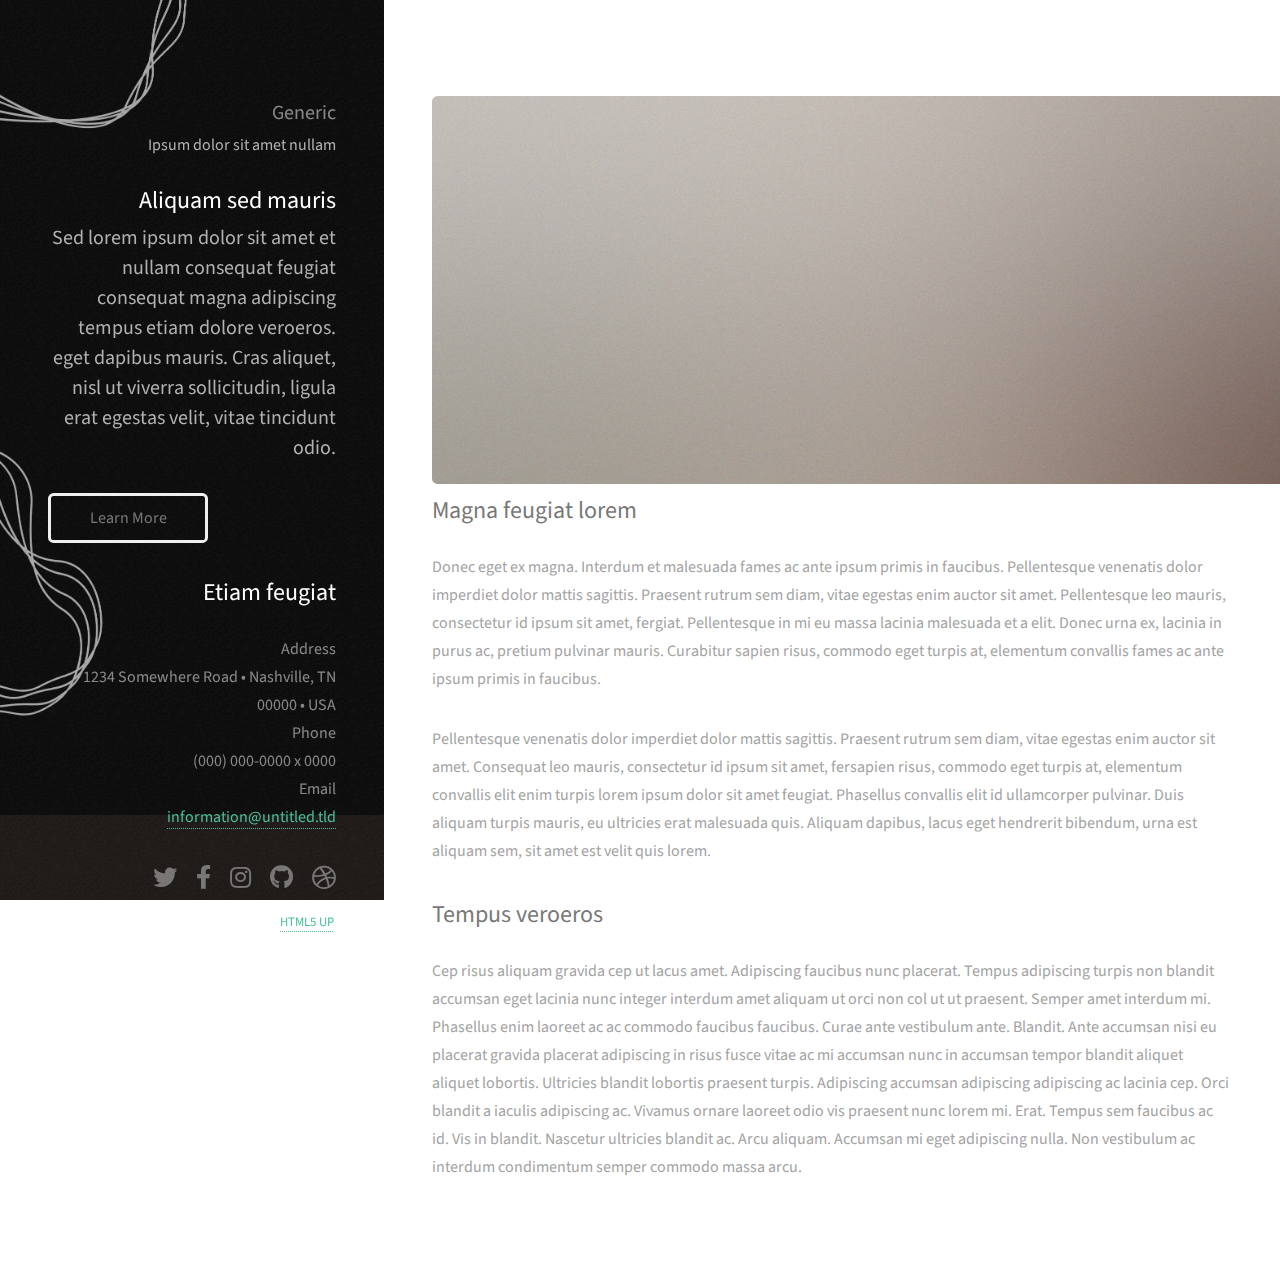
<file: generic.html>
<!DOCTYPE HTML>
<!--
	Stellar by HTML5 UP
	html5up.net | @ajlkn
	Free for personal and commercial use under the CCA 3.0 license (html5up.net/license)
-->
<html>
	<head>
		<title>Generic - Stellar by HTML5 UP</title>
		<meta charset="utf-8" />
		<meta name="viewport" content="width=device-width, initial-scale=1, user-scalable=no" />
		<link rel="stylesheet" href="assets/css/main.css" />
		<noscript><link rel="stylesheet" href="assets/css/noscript.css" /></noscript>
	</head>
	<body class="is-preload">

		<!-- Wrapper -->
			<div id="wrapper">

				<!-- Header -->
					<header id="header">
						<h1>Generic</h1>
						<p>Ipsum dolor sit amet nullam</p>
					</header>

				<!-- Main -->
					<div id="main">

						<!-- Content -->
							<section id="content" class="main">
								<span class="image main"><img src="images/pic04.jpg
									" alt="" /></span>
								<h2>Magna feugiat lorem</h2>
								<p>Donec eget ex magna. Interdum et malesuada fames ac ante ipsum primis in faucibus. Pellentesque venenatis dolor imperdiet dolor mattis sagittis. Praesent rutrum sem diam, vitae egestas enim auctor sit amet. Pellentesque leo mauris, consectetur id ipsum sit amet, fergiat. Pellentesque in mi eu massa lacinia malesuada et a elit. Donec urna ex, lacinia in purus ac, pretium pulvinar mauris. Curabitur sapien risus, commodo eget turpis at, elementum convallis fames ac ante ipsum primis in faucibus.</p>
								<p>Pellentesque venenatis dolor imperdiet dolor mattis sagittis. Praesent rutrum sem diam, vitae egestas enim auctor sit amet. Consequat leo mauris, consectetur id ipsum sit amet, fersapien risus, commodo eget turpis at, elementum convallis elit enim turpis lorem ipsum dolor sit amet feugiat. Phasellus convallis elit id ullamcorper pulvinar. Duis aliquam turpis mauris, eu ultricies erat malesuada quis. Aliquam dapibus, lacus eget hendrerit bibendum, urna est aliquam sem, sit amet est velit quis lorem.</p>
								<h2>Tempus veroeros</h2>
								<p>Cep risus aliquam gravida cep ut lacus amet. Adipiscing faucibus nunc placerat. Tempus adipiscing turpis non blandit accumsan eget lacinia nunc integer interdum amet aliquam ut orci non col ut ut praesent. Semper amet interdum mi. Phasellus enim laoreet ac ac commodo faucibus faucibus. Curae ante vestibulum ante. Blandit. Ante accumsan nisi eu placerat gravida placerat adipiscing in risus fusce vitae ac mi accumsan nunc in accumsan tempor blandit aliquet aliquet lobortis. Ultricies blandit lobortis praesent turpis. Adipiscing accumsan adipiscing adipiscing ac lacinia cep. Orci blandit a iaculis adipiscing ac. Vivamus ornare laoreet odio vis praesent nunc lorem mi. Erat. Tempus sem faucibus ac id. Vis in blandit. Nascetur ultricies blandit ac. Arcu aliquam. Accumsan mi eget adipiscing nulla. Non vestibulum ac interdum condimentum semper commodo massa arcu.</p>
							</section>

					</div>

				<!-- Footer -->
					<footer id="footer">
						<section>
							<h2>Aliquam sed mauris</h2>
							<p>Sed lorem ipsum dolor sit amet et nullam consequat feugiat consequat magna adipiscing tempus etiam dolore veroeros. eget dapibus mauris. Cras aliquet, nisl ut viverra sollicitudin, ligula erat egestas velit, vitae tincidunt odio.</p>
							<ul class="actions">
								<li><a href="#" class="button">Learn More</a></li>
							</ul>
						</section>
						<section>
							<h2>Etiam feugiat</h2>
							<dl class="alt">
								<dt>Address</dt>
								<dd>1234 Somewhere Road &bull; Nashville, TN 00000 &bull; USA</dd>
								<dt>Phone</dt>
								<dd>(000) 000-0000 x 0000</dd>
								<dt>Email</dt>
								<dd><a href="#">information@untitled.tld</a></dd>
							</dl>
							<ul class="icons">
								<li><a href="#" class="icon brands fa-twitter alt"><span class="label">Twitter</span></a></li>
								<li><a href="#" class="icon brands fa-facebook-f alt"><span class="label">Facebook</span></a></li>
								<li><a href="#" class="icon brands fa-instagram alt"><span class="label">Instagram</span></a></li>
								<li><a href="#" class="icon brands fa-github alt"><span class="label">GitHub</span></a></li>
								<li><a href="#" class="icon brands fa-dribbble alt"><span class="label">Dribbble</span></a></li>
							</ul>
						</section>
						<p class="copyright">&copy; Untitled. Design: <a href="https://html5up.net">HTML5 UP</a>.</p>
					</footer>

			</div>

		<!-- Scripts -->
			<script src="assets/js/jquery.min.js"></script>
			<script src="assets/js/jquery.scrollex.min.js"></script>
			<script src="assets/js/jquery.scrolly.min.js"></script>
			<script src="assets/js/browser.min.js"></script>
			<script src="assets/js/breakpoints.min.js"></script>
			<script src="assets/js/util.js"></script>
			<script src="assets/js/main.js"></script>

	</body>
</html>
</file>
<file: assets/css/noscript.css>
/*
	Stellar by HTML5 UP
	html5up.net | @ajlkn
	Free for personal and commercial use under the CCA 3.0 license (html5up.net/license)
*/

/* Header */

	body.is-preload #header.alt > * {
		opacity: 1;
	}

	body.is-preload #header.alt .logo {
		-moz-transform: none;
		-webkit-transform: none;
		-ms-transform: none;
		transform: none;
	}
</file>
<file: assets/css/main.css>
@import url("fontawesome-all.min.css");
@import url("https://fonts.googleapis.com/css?family=Source+Sans+Pro:400,400italic");

/*
	Strata by HTML5 UP
	html5up.net | @ajlkn
	Free for personal and commercial use under the CCA 3.0 license (html5up.net/license)
*/

html, body, div, span, applet, object,
iframe, h1, h2, h3, h4, h5, h6, p, blockquote,
pre, a, abbr, acronym, address, big, cite,
code, del, dfn, em, img, ins, kbd, q, s, samp,
small, strike, strong, sub, sup, tt, var, b,
u, i, center, dl, dt, dd, ol, ul, li, fieldset,
form, label, legend, table, caption, tbody,
tfoot, thead, tr, th, td, article, aside,
canvas, details, embed, figure, figcaption,
footer, header, hgroup, menu, nav, output, ruby,
section, summary, time, mark, audio, video {
	margin: 0;
	padding: 0;
	border: 0;
	font-size: 100%;
	font: inherit;
	vertical-align: baseline;}

article, aside, details, figcaption, figure,
footer, header, hgroup, menu, nav, section {
	display: block;}

body {
	line-height: 1;
}

ol, ul {
	list-style: none;
}

blockquote, q {
	quotes: none;
}

	blockquote:before, blockquote:after, q:before, q:after {
		content: '';
		content: none;
	}

table {
	border-collapse: collapse;
	border-spacing: 0;
}

body {
	-webkit-text-size-adjust: none;
}

mark {
	background-color: transparent;
	color: inherit;
}

input::-moz-focus-inner {
	border: 0;
	padding: 0;
}

input, select, textarea {
	-moz-appearance: none;
	-webkit-appearance: none;
	-ms-appearance: none;
	appearance: none;
}

/* Basic */

	html {
		box-sizing: border-box;
	}

	*, *:before, *:after {
		box-sizing: inherit;
	}

	body {
		background: #fff;
	}

		body.is-preload *, body.is-preload *:before, body.is-preload *:after {
			-moz-animation: none !important;
			-webkit-animation: none !important;
			-ms-animation: none !important;
			animation: none !important;
			-moz-transition: none !important;
			-webkit-transition: none !important;
			-ms-transition: none !important;
			transition: none !important;
		}

	body, input, select, textarea {
		color: #a2a2a2;
		font-family: "Source Sans Pro", Helvetica, sans-serif;
		font-size: 16pt;
		font-weight: 400;
		line-height: 1.75em;
	}

	a {
		-moz-transition: color 0.2s ease-in-out, border-color 0.2s ease-in-out;
		-webkit-transition: color 0.2s ease-in-out, border-color 0.2s ease-in-out;
		-ms-transition: color 0.2s ease-in-out, border-color 0.2s ease-in-out;
		transition: color 0.2s ease-in-out, border-color 0.2s ease-in-out;
		border-bottom: dotted 1px;
		color: #49bf9d;
		text-decoration: none;
	}

		a:hover {
			border-bottom-color: transparent;
			color: #49bf9d !important;
			text-decoration: none;
		}

	strong, b {
		color: #787878;
		font-weight: 400;
	}

	em, i {
		font-style: italic;
	}

	p {
		margin: 0 0 2em 0;
	}

	h1, h2, h3, h4, h5, h6 {
		color: #787878;
		font-weight: 400;
		line-height: 1em;
		margin: 0 0 1em 0;
	}

		h1 a, h2 a, h3 a, h4 a, h5 a, h6 a {
			color: inherit;
			text-decoration: none;
		}

	h1 {
		font-size: 2em;
		line-height: 1.5em;
	}

	h2 {
		font-size: 1.5em;
		line-height: 1.5em;
	}

	h3 {
		font-size: 1.25em;
		line-height: 1.5em;
	}

	h4 {
		font-size: 1.1em;
		line-height: 1.5em;
	}

	h5 {
		font-size: 0.9em;
		line-height: 1.5em;
	}

	h6 {
		font-size: 0.7em;
		line-height: 1.5em;
	}

	sub {
		font-size: 0.8em;
		position: relative;
		top: 0.5em;
	}

	sup {
		font-size: 0.8em;
		position: relative;
		top: -0.5em;
	}

	hr {
		border: 0;
		border-bottom: solid 2px #efefef;
		margin: 2em 0;
	}

		hr.major {
			margin: 3em 0;
		}

	blockquote {
		border-left: solid 6px #efefef;
		font-style: italic;
		margin: 0 0 2em 0;
		padding: 0.5em 0 0.5em 1.5em;
	}

	code {
		background: #f7f7f7;
		border-radius: 0.35em;
		border: solid 2px #efefef;
		font-family: "Courier New", monospace;
		font-size: 0.9em;
		margin: 0 0.25em;
		padding: 0.25em 0.65em;
	}

	pre {
		-webkit-overflow-scrolling: touch;
		font-family: "Courier New", monospace;
		font-size: 0.9em;
		margin: 0 0 2em 0;
	}

		pre code {
			display: block;
			line-height: 1.75em;
			padding: 1em 1.5em;
			overflow-x: auto;
		}

	.align-left {
		text-align: left;
	}

	.align-center {
		text-align: center;
	}

	.align-right {
		text-align: right;
	}

/* Container */

	.container {
		margin: 0 auto;
		max-width: calc(100% - 4em);
		width: 100%;
	}

		.container.xsmall {
			width: 25%;
		}

		.container.small {
			width: 50%;
		}

		.container.medium {
			width: 75%;
		}

		.container.large {
			width: 125%;
		}

		.container.xlarge {
			width: 150%;
		}

		.container.max {
			width: 100%;
		}

		@media screen and (max-width: 980px) {

			.container {
				width: 100% !important;
				max-width: 100% !important;
			}

		}

		@media screen and (max-width: 480px) {

			.container {
				max-width: calc(100% - 3em);
			}

		}

/* Row */

	.row {
		display: flex;
		flex-wrap: wrap;
		box-sizing: border-box;
		align-items: stretch;
	}

		.row > * {
			box-sizing: border-box;
		}

		.row.gtr-uniform > * > :last-child {
			margin-bottom: 0;
		}

		.row.aln-left {
			justify-content: flex-start;
		}

		.row.aln-center {
			justify-content: center;
		}

		.row.aln-right {
			justify-content: flex-end;
		}

		.row.aln-top {
			align-items: flex-start;
		}

		.row.aln-middle {
			align-items: center;
		}

		.row.aln-bottom {
			align-items: flex-end;
		}

		.row > .imp {
			order: -1;
		}

		.row > .col-1 {
			width: 8.33333%;
		}

		.row > .off-1 {
			margin-left: 8.33333%;
		}

		.row > .col-2 {
			width: 16.66667%;
		}

		.row > .off-2 {
			margin-left: 16.66667%;
		}

		.row > .col-3 {
			width: 25%;
		}

		.row > .off-3 {
			margin-left: 25%;
		}

		.row > .col-4 {
			width: 33.33333%;
		}

		.row > .off-4 {
			margin-left: 33.33333%;
		}

		.row > .col-5 {
			width: 41.66667%;
		}

		.row > .off-5 {
			margin-left: 41.66667%;
		}

		.row > .col-6 {
			width: 50%;
		}

		.row > .off-6 {
			margin-left: 50%;
		}

		.row > .col-7 {
			width: 58.33333%;
		}

		.row > .off-7 {
			margin-left: 58.33333%;
		}

		.row > .col-8 {
			width: 66.66667%;
		}

		.row > .off-8 {
			margin-left: 66.66667%;
		}

		.row > .col-9 {
			width: 75%;
		}

		.row > .off-9 {
			margin-left: 75%;
		}

		.row > .col-10 {
			width: 83.33333%;
		}

		.row > .off-10 {
			margin-left: 83.33333%;
		}

		.row > .col-11 {
			width: 91.66667%;
		}

		.row > .off-11 {
			margin-left: 91.66667%;
		}

		.row > .col-12 {
			width: 100%;
		}

		.row > .off-12 {
			margin-left: 100%;
		}

		.row.gtr-0 {
			margin-top: 0;
			margin-left: 0em;
		}

			.row.gtr-0 > * {
				padding: 0 0 0 0em;
			}

			.row.gtr-0.gtr-uniform {
				margin-top: 0em;
			}

				.row.gtr-0.gtr-uniform > * {
					padding-top: 0em;
				}

		.row.gtr-25 {
			margin-top: 0;
			margin-left: -0.625em;
		}

			.row.gtr-25 > * {
				padding: 0 0 0 0.625em;
			}

			.row.gtr-25.gtr-uniform {
				margin-top: -0.625em;
			}

				.row.gtr-25.gtr-uniform > * {
					padding-top: 0.625em;
				}

		.row.gtr-50 {
			margin-top: 0;
			margin-left: -1.25em;
		}

			.row.gtr-50 > * {
				padding: 0 0 0 1.25em;
			}

			.row.gtr-50.gtr-uniform {
				margin-top: -1.25em;
			}

				.row.gtr-50.gtr-uniform > * {
					padding-top: 1.25em;
				}

		.row {
			margin-top: 0;
			margin-left: -2.5em;
		}

			.row > * {
				padding: 0 0 0 2.5em;
			}

			.row.gtr-uniform {
				margin-top: -2.5em;
			}

				.row.gtr-uniform > * {
					padding-top: 2.5em;
				}

		.row.gtr-150 {
			margin-top: 0;
			margin-left: -3.75em;
		}

			.row.gtr-150 > * {
				padding: 0 0 0 3.75em;
			}

			.row.gtr-150.gtr-uniform {
				margin-top: -3.75em;
			}

				.row.gtr-150.gtr-uniform > * {
					padding-top: 3.75em;
				}

		.row.gtr-200 {
			margin-top: 0;
			margin-left: -5em;
		}

			.row.gtr-200 > * {
				padding: 0 0 0 5em;
			}

			.row.gtr-200.gtr-uniform {
				margin-top: -5em;
			}

				.row.gtr-200.gtr-uniform > * {
					padding-top: 5em;
				}

		@media screen and (max-width: 1800px) {

			.row {
				display: flex;
				flex-wrap: wrap;
				box-sizing: border-box;
				align-items: stretch;
			}

				.row > * {
					box-sizing: border-box;
				}

				.row.gtr-uniform > * > :last-child {
					margin-bottom: 0;
				}

				.row.aln-left {
					justify-content: flex-start;
				}

				.row.aln-center {
					justify-content: center;
				}

				.row.aln-right {
					justify-content: flex-end;
				}

				.row.aln-top {
					align-items: flex-start;
				}

				.row.aln-middle {
					align-items: center;
				}

				.row.aln-bottom {
					align-items: flex-end;
				}

				.row > .imp-xlarge {
					order: -1;
				}

				.row > .col-1-xlarge {
					width: 8.33333%;
				}

				.row > .off-1-xlarge {
					margin-left: 8.33333%;
				}

				.row > .col-2-xlarge {
					width: 16.66667%;
				}

				.row > .off-2-xlarge {
					margin-left: 16.66667%;
				}

				.row > .col-3-xlarge {
					width: 25%;
				}

				.row > .off-3-xlarge {
					margin-left: 25%;
				}

				.row > .col-4-xlarge {
					width: 33.33333%;
				}

				.row > .off-4-xlarge {
					margin-left: 33.33333%;
				}

				.row > .col-5-xlarge {
					width: 41.66667%;
				}

				.row > .off-5-xlarge {
					margin-left: 41.66667%;
				}

				.row > .col-6-xlarge {
					width: 50%;
				}

				.row > .off-6-xlarge {
					margin-left: 50%;
				}

				.row > .col-7-xlarge {
					width: 58.33333%;
				}

				.row > .off-7-xlarge {
					margin-left: 58.33333%;
				}

				.row > .col-8-xlarge {
					width: 66.66667%;
				}

				.row > .off-8-xlarge {
					margin-left: 66.66667%;
				}

				.row > .col-9-xlarge {
					width: 75%;
				}

				.row > .off-9-xlarge {
					margin-left: 75%;
				}

				.row > .col-10-xlarge {
					width: 83.33333%;
				}

				.row > .off-10-xlarge {
					margin-left: 83.33333%;
				}

				.row > .col-11-xlarge {
					width: 91.66667%;
				}

				.row > .off-11-xlarge {
					margin-left: 91.66667%;
				}

				.row > .col-12-xlarge {
					width: 100%;
				}

				.row > .off-12-xlarge {
					margin-left: 100%;
				}

				.row.gtr-0 {
					margin-top: 0;
					margin-left: 0em;
				}

					.row.gtr-0 > * {
						padding: 0 0 0 0em;
					}

					.row.gtr-0.gtr-uniform {
						margin-top: 0em;
					}

						.row.gtr-0.gtr-uniform > * {
							padding-top: 0em;
						}

				.row.gtr-25 {
					margin-top: 0;
					margin-left: -0.625em;
				}

					.row.gtr-25 > * {
						padding: 0 0 0 0.625em;
					}

					.row.gtr-25.gtr-uniform {
						margin-top: -0.625em;
					}

						.row.gtr-25.gtr-uniform > * {
							padding-top: 0.625em;
						}

				.row.gtr-50 {
					margin-top: 0;
					margin-left: -1.25em;
				}

					.row.gtr-50 > * {
						padding: 0 0 0 1.25em;
					}

					.row.gtr-50.gtr-uniform {
						margin-top: -1.25em;
					}

						.row.gtr-50.gtr-uniform > * {
							padding-top: 1.25em;
						}

				.row {
					margin-top: 0;
					margin-left: -2.5em;
				}

					.row > * {
						padding: 0 0 0 2.5em;
					}

					.row.gtr-uniform {
						margin-top: -2.5em;
					}

						.row.gtr-uniform > * {
							padding-top: 2.5em;
						}

				.row.gtr-150 {
					margin-top: 0;
					margin-left: -3.75em;
				}

					.row.gtr-150 > * {
						padding: 0 0 0 3.75em;
					}

					.row.gtr-150.gtr-uniform {
						margin-top: -3.75em;
					}

						.row.gtr-150.gtr-uniform > * {
							padding-top: 3.75em;
						}

				.row.gtr-200 {
					margin-top: 0;
					margin-left: -5em;
				}

					.row.gtr-200 > * {
						padding: 0 0 0 5em;
					}

					.row.gtr-200.gtr-uniform {
						margin-top: -5em;
					}

						.row.gtr-200.gtr-uniform > * {
							padding-top: 5em;
						}

		}

		@media screen and (max-width: 1280px) {

			.row {
				display: flex;
				flex-wrap: wrap;
				box-sizing: border-box;
				align-items: stretch;
			}

				.row > * {
					box-sizing: border-box;
				}

				.row.gtr-uniform > * > :last-child {
					margin-bottom: 0;
				}

				.row.aln-left {
					justify-content: flex-start;
				}

				.row.aln-center {
					justify-content: center;
				}

				.row.aln-right {
					justify-content: flex-end;
				}

				.row.aln-top {
					align-items: flex-start;
				}

				.row.aln-middle {
					align-items: center;
				}

				.row.aln-bottom {
					align-items: flex-end;
				}

				.row > .imp-large {
					order: -1;
				}

				.row > .col-1-large {
					width: 8.33333%;
				}

				.row > .off-1-large {
					margin-left: 8.33333%;
				}

				.row > .col-2-large {
					width: 16.66667%;
				}

				.row > .off-2-large {
					margin-left: 16.66667%;
				}

				.row > .col-3-large {
					width: 25%;
				}

				.row > .off-3-large {
					margin-left: 25%;
				}

				.row > .col-4-large {
					width: 33.33333%;
				}

				.row > .off-4-large {
					margin-left: 33.33333%;
				}

				.row > .col-5-large {
					width: 41.66667%;
				}

				.row > .off-5-large {
					margin-left: 41.66667%;
				}

				.row > .col-6-large {
					width: 50%;
				}

				.row > .off-6-large {
					margin-left: 50%;
				}

				.row > .col-7-large {
					width: 58.33333%;
				}

				.row > .off-7-large {
					margin-left: 58.33333%;
				}

				.row > .col-8-large {
					width: 66.66667%;
				}

				.row > .off-8-large {
					margin-left: 66.66667%;
				}

				.row > .col-9-large {
					width: 75%;
				}

				.row > .off-9-large {
					margin-left: 75%;
				}

				.row > .col-10-large {
					width: 83.33333%;
				}

				.row > .off-10-large {
					margin-left: 83.33333%;
				}

				.row > .col-11-large {
					width: 91.66667%;
				}

				.row > .off-11-large {
					margin-left: 91.66667%;
				}

				.row > .col-12-large {
					width: 100%;
				}

				.row > .off-12-large {
					margin-left: 100%;
				}

				.row.gtr-0 {
					margin-top: 0;
					margin-left: 0em;
				}

					.row.gtr-0 > * {
						padding: 0 0 0 0em;
					}

					.row.gtr-0.gtr-uniform {
						margin-top: 0em;
					}

						.row.gtr-0.gtr-uniform > * {
							padding-top: 0em;
						}

				.row.gtr-25 {
					margin-top: 0;
					margin-left: -0.5em;
				}

					.row.gtr-25 > * {
						padding: 0 0 0 0.5em;
					}

					.row.gtr-25.gtr-uniform {
						margin-top: -0.5em;
					}

						.row.gtr-25.gtr-uniform > * {
							padding-top: 0.5em;
						}

				.row.gtr-50 {
					margin-top: 0;
					margin-left: -1em;
				}

					.row.gtr-50 > * {
						padding: 0 0 0 1em;
					}

					.row.gtr-50.gtr-uniform {
						margin-top: -1em;
					}

						.row.gtr-50.gtr-uniform > * {
							padding-top: 1em;
						}

				.row {
					margin-top: 0;
					margin-left: -2em;
				}

					.row > * {
						padding: 0 0 0 2em;
					}

					.row.gtr-uniform {
						margin-top: -2em;
					}

						.row.gtr-uniform > * {
							padding-top: 2em;
						}

				.row.gtr-150 {
					margin-top: 0;
					margin-left: -3em;
				}

					.row.gtr-150 > * {
						padding: 0 0 0 3em;
					}

					.row.gtr-150.gtr-uniform {
						margin-top: -3em;
					}

						.row.gtr-150.gtr-uniform > * {
							padding-top: 3em;
						}

				.row.gtr-200 {
					margin-top: 0;
					margin-left: -4em;
				}

					.row.gtr-200 > * {
						padding: 0 0 0 4em;
					}

					.row.gtr-200.gtr-uniform {
						margin-top: -4em;
					}

						.row.gtr-200.gtr-uniform > * {
							padding-top: 4em;
						}

		}

		@media screen and (max-width: 980px) {

			.row {
				display: flex;
				flex-wrap: wrap;
				box-sizing: border-box;
				align-items: stretch;
			}

				.row > * {
					box-sizing: border-box;
				}

				.row.gtr-uniform > * > :last-child {
					margin-bottom: 0;
				}

				.row.aln-left {
					justify-content: flex-start;
				}

				.row.aln-center {
					justify-content: center;
				}

				.row.aln-right {
					justify-content: flex-end;
				}

				.row.aln-top {
					align-items: flex-start;
				}

				.row.aln-middle {
					align-items: center;
				}

				.row.aln-bottom {
					align-items: flex-end;
				}

				.row > .imp-medium {
					order: -1;
				}

				.row > .col-1-medium {
					width: 8.33333%;
				}

				.row > .off-1-medium {
					margin-left: 8.33333%;
				}

				.row > .col-2-medium {
					width: 16.66667%;
				}

				.row > .off-2-medium {
					margin-left: 16.66667%;
				}

				.row > .col-3-medium {
					width: 25%;
				}

				.row > .off-3-medium {
					margin-left: 25%;
				}

				.row > .col-4-medium {
					width: 33.33333%;
				}

				.row > .off-4-medium {
					margin-left: 33.33333%;
				}

				.row > .col-5-medium {
					width: 41.66667%;
				}

				.row > .off-5-medium {
					margin-left: 41.66667%;
				}

				.row > .col-6-medium {
					width: 50%;
				}

				.row > .off-6-medium {
					margin-left: 50%;
				}

				.row > .col-7-medium {
					width: 58.33333%;
				}

				.row > .off-7-medium {
					margin-left: 58.33333%;
				}

				.row > .col-8-medium {
					width: 66.66667%;
				}

				.row > .off-8-medium {
					margin-left: 66.66667%;
				}

				.row > .col-9-medium {
					width: 75%;
				}

				.row > .off-9-medium {
					margin-left: 75%;
				}

				.row > .col-10-medium {
					width: 83.33333%;
				}

				.row > .off-10-medium {
					margin-left: 83.33333%;
				}

				.row > .col-11-medium {
					width: 91.66667%;
				}

				.row > .off-11-medium {
					margin-left: 91.66667%;
				}

				.row > .col-12-medium {
					width: 100%;
				}

				.row > .off-12-medium {
					margin-left: 100%;
				}

				.row.gtr-0 {
					margin-top: 0;
					margin-left: 0em;
				}

					.row.gtr-0 > * {
						padding: 0 0 0 0em;
					}

					.row.gtr-0.gtr-uniform {
						margin-top: 0em;
					}

						.row.gtr-0.gtr-uniform > * {
							padding-top: 0em;
						}

				.row.gtr-25 {
					margin-top: 0;
					margin-left: -0.5em;
				}

					.row.gtr-25 > * {
						padding: 0 0 0 0.5em;
					}

					.row.gtr-25.gtr-uniform {
						margin-top: -0.5em;
					}

						.row.gtr-25.gtr-uniform > * {
							padding-top: 0.5em;
						}

				.row.gtr-50 {
					margin-top: 0;
					margin-left: -1em;
				}

					.row.gtr-50 > * {
						padding: 0 0 0 1em;
					}

					.row.gtr-50.gtr-uniform {
						margin-top: -1em;
					}

						.row.gtr-50.gtr-uniform > * {
							padding-top: 1em;
						}

				.row {
					margin-top: 0;
					margin-left: -2em;
				}

					.row > * {
						padding: 0 0 0 2em;
					}

					.row.gtr-uniform {
						margin-top: -2em;
					}

						.row.gtr-uniform > * {
							padding-top: 2em;
						}

				.row.gtr-150 {
					margin-top: 0;
					margin-left: -3em;
				}

					.row.gtr-150 > * {
						padding: 0 0 0 3em;
					}

					.row.gtr-150.gtr-uniform {
						margin-top: -3em;
					}

						.row.gtr-150.gtr-uniform > * {
							padding-top: 3em;
						}

				.row.gtr-200 {
					margin-top: 0;
					margin-left: -4em;
				}

					.row.gtr-200 > * {
						padding: 0 0 0 4em;
					}

					.row.gtr-200.gtr-uniform {
						margin-top: -4em;
					}

						.row.gtr-200.gtr-uniform > * {
							padding-top: 4em;
						}

		}

		@media screen and (max-width: 736px) {

			.row {
				display: flex;
				flex-wrap: wrap;
				box-sizing: border-box;
				align-items: stretch;
			}

				.row > * {
					box-sizing: border-box;
				}

				.row.gtr-uniform > * > :last-child {
					margin-bottom: 0;
				}

				.row.aln-left {
					justify-content: flex-start;
				}

				.row.aln-center {
					justify-content: center;
				}

				.row.aln-right {
					justify-content: flex-end;
				}

				.row.aln-top {
					align-items: flex-start;
				}

				.row.aln-middle {
					align-items: center;
				}

				.row.aln-bottom {
					align-items: flex-end;
				}

				.row > .imp-small {
					order: -1;
				}

				.row > .col-1-small {
					width: 8.33333%;
				}

				.row > .off-1-small {
					margin-left: 8.33333%;
				}

				.row > .col-2-small {
					width: 16.66667%;
				}

				.row > .off-2-small {
					margin-left: 16.66667%;
				}

				.row > .col-3-small {
					width: 25%;
				}

				.row > .off-3-small {
					margin-left: 25%;
				}

				.row > .col-4-small {
					width: 33.33333%;
				}

				.row > .off-4-small {
					margin-left: 33.33333%;
				}

				.row > .col-5-small {
					width: 41.66667%;
				}

				.row > .off-5-small {
					margin-left: 41.66667%;
				}

				.row > .col-6-small {
					width: 50%;
				}

				.row > .off-6-small {
					margin-left: 50%;
				}

				.row > .col-7-small {
					width: 58.33333%;
				}

				.row > .off-7-small {
					margin-left: 58.33333%;
				}

				.row > .col-8-small {
					width: 66.66667%;
				}

				.row > .off-8-small {
					margin-left: 66.66667%;
				}

				.row > .col-9-small {
					width: 75%;
				}

				.row > .off-9-small {
					margin-left: 75%;
				}

				.row > .col-10-small {
					width: 83.33333%;
				}

				.row > .off-10-small {
					margin-left: 83.33333%;
				}

				.row > .col-11-small {
					width: 91.66667%;
				}

				.row > .off-11-small {
					margin-left: 91.66667%;
				}

				.row > .col-12-small {
					width: 100%;
				}

				.row > .off-12-small {
					margin-left: 100%;
				}

				.row.gtr-0 {
					margin-top: 0;
					margin-left: 0em;
				}

					.row.gtr-0 > * {
						padding: 0 0 0 0em;
					}

					.row.gtr-0.gtr-uniform {
						margin-top: 0em;
					}

						.row.gtr-0.gtr-uniform > * {
							padding-top: 0em;
						}

				.row.gtr-25 {
					margin-top: 0;
					margin-left: -0.375em;
				}

					.row.gtr-25 > * {
						padding: 0 0 0 0.375em;
					}

					.row.gtr-25.gtr-uniform {
						margin-top: -0.375em;
					}

						.row.gtr-25.gtr-uniform > * {
							padding-top: 0.375em;
						}

				.row.gtr-50 {
					margin-top: 0;
					margin-left: -0.75em;
				}

					.row.gtr-50 > * {
						padding: 0 0 0 0.75em;
					}

					.row.gtr-50.gtr-uniform {
						margin-top: -0.75em;
					}

						.row.gtr-50.gtr-uniform > * {
							padding-top: 0.75em;
						}

				.row {
					margin-top: 0;
					margin-left: -1.5em;
				}

					.row > * {
						padding: 0 0 0 1.5em;
					}

					.row.gtr-uniform {
						margin-top: -1.5em;
					}

						.row.gtr-uniform > * {
							padding-top: 1.5em;
						}

				.row.gtr-150 {
					margin-top: 0;
					margin-left: -2.25em;
				}

					.row.gtr-150 > * {
						padding: 0 0 0 2.25em;
					}

					.row.gtr-150.gtr-uniform {
						margin-top: -2.25em;
					}

						.row.gtr-150.gtr-uniform > * {
							padding-top: 2.25em;
						}

				.row.gtr-200 {
					margin-top: 0;
					margin-left: -3em;
				}

					.row.gtr-200 > * {
						padding: 0 0 0 3em;
					}

					.row.gtr-200.gtr-uniform {
						margin-top: -3em;
					}

						.row.gtr-200.gtr-uniform > * {
							padding-top: 3em;
						}

		}

		@media screen and (max-width: 480px) {

			.row {
				display: flex;
				flex-wrap: wrap;
				box-sizing: border-box;
				align-items: stretch;
			}

				.row > * {
					box-sizing: border-box;
				}

				.row.gtr-uniform > * > :last-child {
					margin-bottom: 0;
				}

				.row.aln-left {
					justify-content: flex-start;
				}

				.row.aln-center {
					justify-content: center;
				}

				.row.aln-right {
					justify-content: flex-end;
				}

				.row.aln-top {
					align-items: flex-start;
				}

				.row.aln-middle {
					align-items: center;
				}

				.row.aln-bottom {
					align-items: flex-end;
				}

				.row > .imp-xsmall {
					order: -1;
				}

				.row > .col-1-xsmall {
					width: 8.33333%;
				}

				.row > .off-1-xsmall {
					margin-left: 8.33333%;
				}

				.row > .col-2-xsmall {
					width: 16.66667%;
				}

				.row > .off-2-xsmall {
					margin-left: 16.66667%;
				}

				.row > .col-3-xsmall {
					width: 25%;
				}

				.row > .off-3-xsmall {
					margin-left: 25%;
				}

				.row > .col-4-xsmall {
					width: 33.33333%;
				}

				.row > .off-4-xsmall {
					margin-left: 33.33333%;
				}

				.row > .col-5-xsmall {
					width: 41.66667%;
				}

				.row > .off-5-xsmall {
					margin-left: 41.66667%;
				}

				.row > .col-6-xsmall {
					width: 50%;
				}

				.row > .off-6-xsmall {
					margin-left: 50%;
				}

				.row > .col-7-xsmall {
					width: 58.33333%;
				}

				.row > .off-7-xsmall {
					margin-left: 58.33333%;
				}

				.row > .col-8-xsmall {
					width: 66.66667%;
				}

				.row > .off-8-xsmall {
					margin-left: 66.66667%;
				}

				.row > .col-9-xsmall {
					width: 75%;
				}

				.row > .off-9-xsmall {
					margin-left: 75%;
				}

				.row > .col-10-xsmall {
					width: 83.33333%;
				}

				.row > .off-10-xsmall {
					margin-left: 83.33333%;
				}

				.row > .col-11-xsmall {
					width: 91.66667%;
				}

				.row > .off-11-xsmall {
					margin-left: 91.66667%;
				}

				.row > .col-12-xsmall {
					width: 100%;
				}

				.row > .off-12-xsmall {
					margin-left: 100%;
				}

				.row.gtr-0 {
					margin-top: 0;
					margin-left: 0em;
				}

					.row.gtr-0 > * {
						padding: 0 0 0 0em;
					}

					.row.gtr-0.gtr-uniform {
						margin-top: 0em;
					}

						.row.gtr-0.gtr-uniform > * {
							padding-top: 0em;
						}

				.row.gtr-25 {
					margin-top: 0;
					margin-left: -0.375em;
				}

					.row.gtr-25 > * {
						padding: 0 0 0 0.375em;
					}

					.row.gtr-25.gtr-uniform {
						margin-top: -0.375em;
					}

						.row.gtr-25.gtr-uniform > * {
							padding-top: 0.375em;
						}

				.row.gtr-50 {
					margin-top: 0;
					margin-left: -0.75em;
				}

					.row.gtr-50 > * {
						padding: 0 0 0 0.75em;
					}

					.row.gtr-50.gtr-uniform {
						margin-top: -0.75em;
					}

						.row.gtr-50.gtr-uniform > * {
							padding-top: 0.75em;
						}

				.row {
					margin-top: 0;
					margin-left: -1.5em;
				}

					.row > * {
						padding: 0 0 0 1.5em;
					}

					.row.gtr-uniform {
						margin-top: -1.5em;
					}

						.row.gtr-uniform > * {
							padding-top: 1.5em;
						}

				.row.gtr-150 {
					margin-top: 0;
					margin-left: -2.25em;
				}

					.row.gtr-150 > * {
						padding: 0 0 0 2.25em;
					}

					.row.gtr-150.gtr-uniform {
						margin-top: -2.25em;
					}

						.row.gtr-150.gtr-uniform > * {
							padding-top: 2.25em;
						}

				.row.gtr-200 {
					margin-top: 0;
					margin-left: -3em;
				}

					.row.gtr-200 > * {
						padding: 0 0 0 3em;
					}

					.row.gtr-200.gtr-uniform {
						margin-top: -3em;
					}

						.row.gtr-200.gtr-uniform > * {
							padding-top: 3em;
						}

		}

/* Section/Article */

	section.special, article.special {
		text-align: center;
	}

	header p {
		color: #b2b2b2;
		position: relative;
		margin: 0 0 1.5em 0;
	}

	header h2 + p {
		font-size: 1.25em;
		margin-top: -1em;
		line-height: 1.5em;
	}

	header h3 + p {
		font-size: 1.1em;
		margin-top: -0.8em;
		line-height: 1.5em;
	}

	header h4 + p,
	header h5 + p,
	header h6 + p {
		font-size: 0.9em;
		margin-top: -0.6em;
		line-height: 1.5em;
	}

	header.major h2 {
		font-size: 2em;
	}

/* Form */

	form {
		margin: 0 0 2em 0;
	}

	label {
		color: #787878;
		display: block;
		font-size: 0.9em;
		font-weight: 400;
		margin: 0 0 1em 0;
	}

	input[type="text"],
	input[type="password"],
	input[type="email"],
	select,
	textarea {
		-moz-appearance: none;
		-webkit-appearance: none;
		-ms-appearance: none;
		appearance: none;
		background: #f7f7f7;
		border-radius: 0.35em;
		border: solid 2px transparent;
		color: inherit;
		display: block;
		outline: 0;
		padding: 0 0.75em;
		text-decoration: none;
		width: 100%;
	}

		input[type="text"]:invalid,
		input[type="password"]:invalid,
		input[type="email"]:invalid,
		select:invalid,
		textarea:invalid {
			box-shadow: none;
		}

		input[type="text"]:focus,
		input[type="password"]:focus,
		input[type="email"]:focus,
		select:focus,
		textarea:focus {
			border-color: #49bf9d;
		}

	select {
		background-image: url("data:image/svg+xml;charset=utf8,%3Csvg xmlns='http://www.w3.org/2000/svg' width='40' height='40' preserveAspectRatio='none' viewBox='0 0 40 40'%3E%3Cpath d='M9.4,12.3l10.4,10.4l10.4-10.4c0.2-0.2,0.5-0.4,0.9-0.4c0.3,0,0.6,0.1,0.9,0.4l3.3,3.3c0.2,0.2,0.4,0.5,0.4,0.9 c0,0.4-0.1,0.6-0.4,0.9L20.7,31.9c-0.2,0.2-0.5,0.4-0.9,0.4c-0.3,0-0.6-0.1-0.9-0.4L4.3,17.3c-0.2-0.2-0.4-0.5-0.4-0.9 c0-0.4,0.1-0.6,0.4-0.9l3.3-3.3c0.2-0.2,0.5-0.4,0.9-0.4S9.1,12.1,9.4,12.3z' fill='%23dfdfdf' /%3E%3C/svg%3E");
		background-size: 1.25rem;
		background-repeat: no-repeat;
		background-position: calc(100% - 1rem) center;
		height: 2.75em;
		padding-right: 2.75em;
		text-overflow: ellipsis;
	}

		select option {
			color: #787878;
			background: #fff;
		}

		select:focus::-ms-value {
			background-color: transparent;
		}

		select::-ms-expand {
			display: none;
		}

	input[type="text"],
	input[type="password"],
	input[type="email"],
	select {
		height: 2.75em;
	}

	textarea {
		padding: 0.75em;
	}

	input[type="checkbox"],
	input[type="radio"] {
		-moz-appearance: none;
		-webkit-appearance: none;
		-ms-appearance: none;
		appearance: none;
		display: block;
		float: left;
		margin-right: -2em;
		opacity: 0;
		width: 1em;
		z-index: -1;
	}

		input[type="checkbox"] + label,
		input[type="radio"] + label {
			text-decoration: none;
			color: #a2a2a2;
			cursor: pointer;
			display: inline-block;
			font-size: 1em;
			font-weight: 400;
			padding-left: 2.4em;
			padding-right: 0.75em;
			position: relative;
		}

			input[type="checkbox"] + label:before,
			input[type="radio"] + label:before {
				-moz-osx-font-smoothing: grayscale;
				-webkit-font-smoothing: antialiased;
				display: inline-block;
				font-style: normal;
				font-variant: normal;
				text-rendering: auto;
				line-height: 1;
				text-transform: none !important;
				font-family: 'Font Awesome 5 Free';
				font-weight: 900;
			}

			input[type="checkbox"] + label:before,
			input[type="radio"] + label:before {
				background: #f7f7f7;
				border-radius: 0.35em;
				border: solid 2px transparent;
				content: '';
				display: inline-block;
				font-size: 0.8em;
				height: 2.0625em;
				left: 0;
				line-height: 1.85625em;
				position: absolute;
				text-align: center;
				top: 0;
				width: 2.0625em;
			}

		input[type="checkbox"]:checked + label:before,
		input[type="radio"]:checked + label:before {
			background: #787878;
			border-color: #787878;
			color: #fff;
			content: '\f00c';
		}

		input[type="checkbox"]:focus + label:before,
		input[type="radio"]:focus + label:before {
			border-color: #49bf9d;
		}

	input[type="checkbox"] + label:before {
		border-radius: 0.35em;
	}

	input[type="radio"] + label:before {
		border-radius: 100%;
	}

	::-webkit-input-placeholder {
		color: #b2b2b2 !important;
		opacity: 1.0;
	}

	:-moz-placeholder {
		color: #b2b2b2 !important;
		opacity: 1.0;
	}

	::-moz-placeholder {
		color: #b2b2b2 !important;
		opacity: 1.0;
	}

	:-ms-input-placeholder {
		color: #b2b2b2 !important;
		opacity: 1.0;
	}

/* Box */

	.box {
		border-radius: 0.35em;
		border: solid 2px #efefef;
		margin-bottom: 2em;
		padding: 1.5em;
	}

		.box > :last-child,
		.box > :last-child > :last-child,
		.box > :last-child > :last-child > :last-child {
			margin-bottom: 0;
		}

		.box.alt {
			border: 0;
			border-radius: 0;
			padding: 0;
		}

/* Icon */

	.icon {
		text-decoration: none;
		border-bottom: none;
		position: relative;
	}

		.icon:before {
			-moz-osx-font-smoothing: grayscale;
			-webkit-font-smoothing: antialiased;
			display: inline-block;
			font-style: normal;
			font-variant: normal;
			text-rendering: auto;
			line-height: 1;
			text-transform: none !important;
			font-family: 'Font Awesome 5 Free';
			font-weight: 400;
		}

		.icon > .label {
			display: none;
		}

		.icon:before {
			line-height: inherit;
		}

		.icon.solid:before {
			font-weight: 900;
		}

		.icon.brands:before {
			font-family: 'Font Awesome 5 Brands';
		}

/* Image */

	.image {
		border-radius: 0.35em;
		border: 0;
		display: inline-block;
		position: relative;
	}

		.image:before {
			-moz-transition: opacity 0.2s ease-in-out;
			-webkit-transition: opacity 0.2s ease-in-out;
			-ms-transition: opacity 0.2s ease-in-out;
			transition: opacity 0.2s ease-in-out;
			background: url("images/overlay.png");
			border-radius: 0.35em;
			content: '';
			display: block;
			height: 100%;
			left: 0;
			opacity: 0.5;
			position: absolute;
			top: 0;
			width: 100%;
		}

		.image.thumb {
			text-align: center;
		}

			.image.thumb:after {
				-moz-transition: opacity 0.2s ease-in-out;
				-webkit-transition: opacity 0.2s ease-in-out;
				-ms-transition: opacity 0.2s ease-in-out;
				transition: opacity 0.2s ease-in-out;
				border-radius: 0.35em;
				border: solid 3px rgba(255, 255, 255, 0.5);
				color: #fff;
				content: 'View';
				display: inline-block;
				font-size: 0.8em;
				font-weight: 400;
				left: 50%;
				line-height: 2.25em;
				margin: -1.25em 0 0 -3em;
				opacity: 0;
				padding: 0 1.5em;
				position: absolute;
				text-align: center;
				text-decoration: none;
				top: 50%;
				white-space: nowrap;
			}

			.image.thumb:hover:after {
				opacity: 1.0;
			}

			.image.thumb:hover:before {
				background: url("images/overlay.png"), url("images/overlay.png");
				opacity: 1.0;
			}

		.image img {
			border-radius: 0.35em;
			display: block;
		}

		.image.left {
			float: left;
			margin: 0 1.5em 1em 0;
			top: 0.25em;
		}

		.image.right {
			float: right;
			margin: 0 0 1em 1.5em;
			top: 0.25em;
		}

		.image.left, .image.right {
			max-width: 40%;
		}

			.image.left img, .image.right img {
				width: 100%;
			}

		.image.fit {
			display: block;
			margin: 0 0 2em 0;
			width: 100%;
		}

			.image.fit img {
				width: 100%;
			}

		.image.avatar {
			border-radius: 100%;
		}

			.image.avatar:before {
				display: none;
			}

			.image.avatar img {
				border-radius: 100%;
				width: 100%;
			}
		.work-image {
			width: 100px;
			height: 200px;
		}

/* List */

	ol {
		list-style: decimal;
		margin: 0 0 2em 0;
		padding-left: 1.25em;
	}

		ol li {
			padding-left: 0.25em;
		}

	ul {
		list-style: disc;
		margin: 0 0 2em 0;
		padding-left: 1em;
	}

		ul li {
			padding-left: 0.5em;
		}

		ul.alt {
			list-style: none;
			padding-left: 0;
		}

			ul.alt li {
				border-top: solid 2px #efefef;
				padding: 0.5em 0;
			}

				ul.alt li:first-child {
					border-top: 0;
					padding-top: 0;
				}

	dl {
		margin: 0 0 2em 0;
	}

/* Icons */

	ul.icons {
		cursor: default;
		list-style: none;
		padding-left: 0;
	}

		ul.icons li {
			display: inline-block;
			padding: 0 1em 0 0;
		}

			ul.icons li:last-child {
				padding-right: 0;
			}

			ul.icons li .icon:before {
				font-size: 1.5em;
			}

/* Labeled Icons */

	ul.labeled-icons {
		list-style: none;
		padding: 0;
	}

		ul.labeled-icons li {
			line-height: 1.75em;
			margin: 1.5em 0 0 0;
			padding-left: 2.25em;
			position: relative;
		}

			ul.labeled-icons li:first-child {
				margin-top: 0;
			}

			ul.labeled-icons li a {
				color: inherit;
			}

			ul.labeled-icons li h3 {
				color: #b2b2b2;
				left: 0;
				position: absolute;
				text-align: center;
				top: 0;
				width: 1em;
			}

/* Actions */

	ul.actions {
		display: -moz-flex;
		display: -webkit-flex;
		display: -ms-flex;
		display: flex;
		cursor: default;
		list-style: none;
		margin-left: -1em;
		padding-left: 0;
	}

		ul.actions li {
			padding: 0 0 0 1em;
			vertical-align: middle;
		}

		ul.actions.special {
			-moz-justify-content: center;
			-webkit-justify-content: center;
			-ms-justify-content: center;
			justify-content: center;
			width: 100%;
			margin-left: 0;
		}

			ul.actions.special li:first-child {
				padding-left: 0;
			}

		ul.actions.stacked {
			-moz-flex-direction: column;
			-webkit-flex-direction: column;
			-ms-flex-direction: column;
			flex-direction: column;
			margin-left: 0;
		}

			ul.actions.stacked li {
				padding: 1.3em 0 0 0;
			}

				ul.actions.stacked li:first-child {
					padding-top: 0;
				}

		ul.actions.fit {
			width: calc(100% + 1em);
		}

			ul.actions.fit li {
				-moz-flex-grow: 1;
				-webkit-flex-grow: 1;
				-ms-flex-grow: 1;
				flex-grow: 1;
				-moz-flex-shrink: 1;
				-webkit-flex-shrink: 1;
				-ms-flex-shrink: 1;
				flex-shrink: 1;
				width: 100%;
			}

				ul.actions.fit li > * {
					width: 100%;
				}

			ul.actions.fit.stacked {
				width: 100%;
			}

		@media screen and (max-width: 480px) {

			ul.actions:not(.fixed) {
				-moz-flex-direction: column;
				-webkit-flex-direction: column;
				-ms-flex-direction: column;
				flex-direction: column;
				margin-left: 0;
				width: 100% !important;
			}

				ul.actions:not(.fixed) li {
					-moz-flex-grow: 1;
					-webkit-flex-grow: 1;
					-ms-flex-grow: 1;
					flex-grow: 1;
					-moz-flex-shrink: 1;
					-webkit-flex-shrink: 1;
					-ms-flex-shrink: 1;
					flex-shrink: 1;
					padding: 1em 0 0 0;
					text-align: center;
					width: 100%;
				}

					ul.actions:not(.fixed) li > * {
						width: 100%;
					}

					ul.actions:not(.fixed) li:first-child {
						padding-top: 0;
					}

					ul.actions:not(.fixed) li input[type="submit"],
					ul.actions:not(.fixed) li input[type="reset"],
					ul.actions:not(.fixed) li input[type="button"],
					ul.actions:not(.fixed) li button,
					ul.actions:not(.fixed) li .button {
						width: 100%;
					}

						ul.actions:not(.fixed) li input[type="submit"].icon:before,
						ul.actions:not(.fixed) li input[type="reset"].icon:before,
						ul.actions:not(.fixed) li input[type="button"].icon:before,
						ul.actions:not(.fixed) li button.icon:before,
						ul.actions:not(.fixed) li .button.icon:before {
							margin-left: -0.5em;
						}

		}

/* Table */

	.table-wrapper {
		-webkit-overflow-scrolling: touch;
		overflow-x: auto;
	}

	table {
		margin: 0 0 2em 0;
		width: 100%;
	}

		table tbody tr {
			border: solid 1px #efefef;
			border-left: 0;
			border-right: 0;
		}

			table tbody tr:nth-child(2n + 1) {
				background-color: #f7f7f7;
			}

		table td {
			padding: 0.75em 0.75em;
		}

		table th {
			color: #787878;
			font-size: 0.9em;
			font-weight: 400;
			padding: 0 0.75em 0.75em 0.75em;
			text-align: left;
		}

		table thead {
			border-bottom: solid 2px #efefef;
		}

		table tfoot {
			border-top: solid 2px #efefef;
		}

		table.alt {
			border-collapse: separate;
		}

			table.alt tbody tr td {
				border: solid 2px #efefef;
				border-left-width: 0;
				border-top-width: 0;
			}

				table.alt tbody tr td:first-child {
					border-left-width: 2px;
				}

			table.alt tbody tr:first-child td {
				border-top-width: 2px;
			}

			table.alt thead {
				border-bottom: 0;
			}

			table.alt tfoot {
				border-top: 0;
			}

/* Button */

	input[type="submit"],
	input[type="reset"],
	input[type="button"],
	.button {
		-moz-appearance: none;
		-webkit-appearance: none;
		-ms-appearance: none;
		appearance: none;
		-moz-transition: background-color 0.2s ease-in-out, color 0.2s ease-in-out, border-color 0.2s ease-in-out;
		-webkit-transition: background-color 0.2s ease-in-out, color 0.2s ease-in-out, border-color 0.2s ease-in-out;
		-ms-transition: background-color 0.2s ease-in-out, color 0.2s ease-in-out, border-color 0.2s ease-in-out;
		transition: background-color 0.2s ease-in-out, color 0.2s ease-in-out, border-color 0.2s ease-in-out;
		background-color: transparent;
		border-radius: 0.35em;
		border: solid 3px #efefef;
		color: #787878 !important;
		cursor: pointer;
		display: inline-block;
		font-weight: 400;
		height: 3.15em;
		height: calc(2.75em + 6px);
		line-height: 2.75em;
		min-width: 10em;
		padding: 0 1.5em;
		text-align: center;
		text-decoration: none;
		white-space: nowrap;
	}

		input[type="submit"]:hover,
		input[type="reset"]:hover,
		input[type="button"]:hover,
		.button:hover {
			border-color: #49bf9d;
			color: #49bf9d !important;
		}

		input[type="submit"]:active,
		input[type="reset"]:active,
		input[type="button"]:active,
		.button:active {
			background-color: rgba(73, 191, 157, 0.1);
			border-color: #49bf9d;
			color: #49bf9d !important;
		}

		input[type="submit"].icon,
		input[type="reset"].icon,
		input[type="button"].icon,
		.button.icon {
			padding-left: 1.35em;
		}

			input[type="submit"].icon:before,
			input[type="reset"].icon:before,
			input[type="button"].icon:before,
			.button.icon:before {
				margin-right: 0.5em;
			}

		input[type="submit"].fit,
		input[type="reset"].fit,
		input[type="button"].fit,
		.button.fit {
			min-width: 0;
			width: 100%;
		}

		input[type="submit"].small,
		input[type="reset"].small,
		input[type="button"].small,
		.button.small {
			font-size: 0.8em;
		}

		input[type="submit"].large,
		input[type="reset"].large,
		input[type="button"].large,
		.button.large {
			font-size: 1.35em;
		}

		input[type="submit"].primary,
		input[type="reset"].primary,
		input[type="button"].primary,
		.button.primary {
			background-color: #49bf9d;
			border-color: #49bf9d;
			color: #ffffff !important;
		}

			input[type="submit"].primary:hover,
			input[type="reset"].primary:hover,
			input[type="button"].primary:hover,
			.button.primary:hover {
				background-color: #5cc6a7;
				border-color: #5cc6a7;
			}

			input[type="submit"].primary:active,
			input[type="reset"].primary:active,
			input[type="button"].primary:active,
			.button.primary:active {
				background-color: #3eb08f;
				border-color: #3eb08f;
			}

		input[type="submit"].disabled, input[type="submit"]:disabled,
		input[type="reset"].disabled,
		input[type="reset"]:disabled,
		input[type="button"].disabled,
		input[type="button"]:disabled,
		.button.disabled,
		.button:disabled {
			background-color: #e7e7e7 !important;
			border-color: #e7e7e7 !important;
			color: #b2b2b2 !important;
			cursor: default;
		}

/* Work Item */

	.work-item {
		margin: 0 0 2em 0;
	}

		.work-item .image {
			margin: 0 0 1.5em 0;
		}

		.work-item h3 {
			font-size: 1em;
			margin: 0 0 0.5em 0;
		}

		.work-item p {
			font-size: 0.8em;
			line-height: 1.5em;
			margin: 0;
		}
	
/*work*/
	.work {
		margin: 0 0 2em 0;
	}

		.work .image {
			margin: 0 0 1.5em 0;
		}

		.work h3 {
			font-size: 1em;
			margin: 0 0 0.5em 0;
		}

		.work p {
			font-size: 0.8em;
			line-height: 1.5em;
			margin: 0;
		}

/* Header */

	#header {
		display: -moz-flex;
		display: -webkit-flex;
		display: -ms-flex;
		display: flex;
		-moz-flex-direction: column;
		-webkit-flex-direction: column;
		-ms-flex-direction: column;
		flex-direction: column;
		-moz-align-items: -moz-flex-end;
		-webkit-align-items: -webkit-flex-end;
		-ms-align-items: -ms-flex-end;
		align-items: flex-end;
		-moz-justify-content: space-between;
		-webkit-justify-content: space-between;
		-ms-justify-content: space-between;
		justify-content: space-between;
		background-color: #1f1815;
		background-attachment: scroll,								scroll;
		background-image: url("images/overlay.png"), url("../../images/bw.png");
		background-position: top left,							top left;
		background-repeat: repeat,								no-repeat;
		background-size: auto,								150%;
		color: rgba(255, 255, 255, 0.5);
		height: 100%;
		left: 0;
		padding: 8em 4em;
		position: fixed;
		text-align: right;
		top: 0;
		width: 35%;
	}

		#header > * {
			-moz-flex-shrink: 0;
			-webkit-flex-shrink: 0;
			-ms-flex-shrink: 0;
			flex-shrink: 0;
			width: 100%;
		}

		#header > .inner {
			-moz-flex-grow: 1;
			-webkit-flex-grow: 1;
			-ms-flex-grow: 1;
			flex-grow: 1;
			margin: 0 0 2em 0;
		}

		#header strong, #header b {
			color: #ffffff;
		}

		#header h2, #header h3, #header h4, #header h5, #header h6 {
			color: #ffffff;
		}

		#header h1 {
			color: rgba(255, 255, 255, 0.5);
			font-size: 1.35em;
			line-height: 1.75em;
			margin: 0;
		}

		#header .image.avatar {
			margin: 0 0 1em 0;
			width: 6.25em;
		}

/* Footer */

	#footer .icons {
		margin: 1em 0 0 0;
	}

		#footer .icons a {
			color: rgba(255, 255, 255, 0.4);
		}

	#footer .copyright {
		color: rgba(255, 255, 255, 0.4);
		font-size: 0.8em;
		list-style: none;
		margin: 1em 0 0 0;
		padding: 0;
	}

		#footer .copyright li {
			border-left: solid 1px rgba(255, 255, 255, 0.25);
			display: inline-block;
			line-height: 1em;
			margin-left: 0.75em;
			padding-left: 0.75em;
		}

			#footer .copyright li:first-child {
				border-left: 0;
				margin-left: 0;
				padding-left: 0;
			}

			#footer .copyright li a {
				color: inherit;
			}

/* Main */

	#main {
		margin-left: 35%;
		max-width: 54em;
		padding: 8em 4em 4em 4em;
		width: calc(100% - 35%);
	}

		#main > section {
			border-top: solid 2px #efefef;
			margin: 4em 0 0 0;
			padding: 4em 0 0 0;
		}

			#main > section:first-child {
				border-top: 0;
				margin-top: 0;
				padding-top: 0;
			}

/* Poptrox */

	@-moz-keyframes spin {
		0% {
			-moz-transform: rotate(0deg);
			-webkit-transform: rotate(0deg);
			-ms-transform: rotate(0deg);
			transform: rotate(0deg);
		}

		100% {
			-moz-transform: rotate(360deg);
			-webkit-transform: rotate(360deg);
			-ms-transform: rotate(360deg);
			transform: rotate(360deg);
		}
	}

	@-webkit-keyframes spin {
		0% {
			-moz-transform: rotate(0deg);
			-webkit-transform: rotate(0deg);
			-ms-transform: rotate(0deg);
			transform: rotate(0deg);
		}

		100% {
			-moz-transform: rotate(360deg);
			-webkit-transform: rotate(360deg);
			-ms-transform: rotate(360deg);
			transform: rotate(360deg);
		}
	}

	@-ms-keyframes spin {
		0% {
			-moz-transform: rotate(0deg);
			-webkit-transform: rotate(0deg);
			-ms-transform: rotate(0deg);
			transform: rotate(0deg);
		}

		100% {
			-moz-transform: rotate(360deg);
			-webkit-transform: rotate(360deg);
			-ms-transform: rotate(360deg);
			transform: rotate(360deg);
		}
	}

	@keyframes spin {
		0% {
			-moz-transform: rotate(0deg);
			-webkit-transform: rotate(0deg);
			-ms-transform: rotate(0deg);
			transform: rotate(0deg);
		}

		100% {
			-moz-transform: rotate(360deg);
			-webkit-transform: rotate(360deg);
			-ms-transform: rotate(360deg);
			transform: rotate(360deg);
		}
	}

	.poptrox-popup {
		-moz-box-sizing: content-box;
		-webkit-box-sizing: content-box;
		-ms-box-sizing: content-box;
		box-sizing: content-box;
		-webkit-tap-highlight-color: rgba(255, 255, 255, 0);
		background: #fff;
		border-radius: 0.35em;
		box-shadow: 0 0.1em 0.15em 0 rgba(0, 0, 0, 0.15);
		overflow: hidden;
		padding-bottom: 3em;
	}

		.poptrox-popup .loader {
			text-decoration: none;
			-moz-animation: spin 1s linear infinite;
			-webkit-animation: spin 1s linear infinite;
			-ms-animation: spin 1s linear infinite;
			animation: spin 1s linear infinite;
			font-size: 1.5em;
			height: 1em;
			left: 50%;
			line-height: 1em;
			margin: -0.5em 0 0 -0.5em;
			position: absolute;
			top: 50%;
			width: 1em;
		}

			.poptrox-popup .loader:before {
				-moz-osx-font-smoothing: grayscale;
				-webkit-font-smoothing: antialiased;
				display: inline-block;
				font-style: normal;
				font-variant: normal;
				text-rendering: auto;
				line-height: 1;
				text-transform: none !important;
				font-family: 'Font Awesome 5 Free';
				font-weight: 900;
			}

			.poptrox-popup .loader:before {
				content: '\f1ce';
			}

		.poptrox-popup .caption {
			background: #fff;
			bottom: 0;
			cursor: default;
			font-size: 0.9em;
			height: 3em;
			left: 0;
			line-height: 2.8em;
			position: absolute;
			text-align: center;
			width: 100%;
			z-index: 1;
		}

		.poptrox-popup .nav-next,
		.poptrox-popup .nav-previous {
			text-decoration: none;
			-moz-transition: opacity 0.2s ease-in-out;
			-webkit-transition: opacity 0.2s ease-in-out;
			-ms-transition: opacity 0.2s ease-in-out;
			transition: opacity 0.2s ease-in-out;
			-webkit-tap-highlight-color: rgba(255, 255, 255, 0);
			background: rgba(0, 0, 0, 0.01);
			cursor: pointer;
			height: 100%;
			opacity: 0;
			position: absolute;
			top: 0;
			width: 50%;
		}

			.poptrox-popup .nav-next:before,
			.poptrox-popup .nav-previous:before {
				-moz-osx-font-smoothing: grayscale;
				-webkit-font-smoothing: antialiased;
				display: inline-block;
				font-style: normal;
				font-variant: normal;
				text-rendering: auto;
				line-height: 1;
				text-transform: none !important;
				font-family: 'Font Awesome 5 Free';
				font-weight: 900;
			}

			.poptrox-popup .nav-next:before,
			.poptrox-popup .nav-previous:before {
				color: #fff;
				font-size: 2.5em;
				height: 1em;
				line-height: 1em;
				margin-top: -0.75em;
				position: absolute;
				text-align: center;
				top: 50%;
				width: 1.5em;
			}

		.poptrox-popup .nav-next {
			right: 0;
		}

			.poptrox-popup .nav-next:before {
				content: '\f105';
				right: 0;
			}

		.poptrox-popup .nav-previous {
			left: 0;
		}

			.poptrox-popup .nav-previous:before {
				content: '\f104';
				left: 0;
			}

		.poptrox-popup .closer {
			text-decoration: none;
			-moz-transition: opacity 0.2s ease-in-out;
			-webkit-transition: opacity 0.2s ease-in-out;
			-ms-transition: opacity 0.2s ease-in-out;
			transition: opacity 0.2s ease-in-out;
			-webkit-tap-highlight-color: rgba(255, 255, 255, 0);
			color: #fff;
			height: 4em;
			line-height: 4em;
			opacity: 0;
			position: absolute;
			right: 0;
			text-align: center;
			top: 0;
			width: 4em;
			z-index: 2;
		}

			.poptrox-popup .closer:before {
				-moz-osx-font-smoothing: grayscale;
				-webkit-font-smoothing: antialiased;
				display: inline-block;
				font-style: normal;
				font-variant: normal;
				text-rendering: auto;
				line-height: 1;
				text-transform: none !important;
				font-family: 'Font Awesome 5 Free';
				font-weight: 900;
			}

			.poptrox-popup .closer:before {
				-moz-box-sizing: content-box;
				-webkit-box-sizing: content-box;
				-ms-box-sizing: content-box;
				box-sizing: content-box;
				border-radius: 100%;
				border: solid 3px rgba(255, 255, 255, 0.5);
				content: '\f00d';
				display: block;
				font-size: 1em;
				height: 1.75em;
				left: 50%;
				line-height: 1.75em;
				margin: -0.875em 0 0 -0.875em;
				position: absolute;
				top: 50%;
				width: 1.75em;
			}

		.poptrox-popup:hover .nav-next,
		.poptrox-popup:hover .nav-previous {
			opacity: 0.5;
		}

			.poptrox-popup:hover .nav-next:hover,
			.poptrox-popup:hover .nav-previous:hover {
				opacity: 1.0;
			}

		.poptrox-popup:hover .closer {
			opacity: 0.5;
		}

			.poptrox-popup:hover .closer:hover {
				opacity: 1.0;
			}

/* Touch */

	body.is-touch .image.thumb:before {
		opacity: 0.5 !important;
	}

	body.is-touch .image.thumb:after {
		display: none !important;
	}

	body.is-touch #header {
		background-attachment: scroll;
		background-size: auto, cover;
	}

	body.is-touch .poptrox-popup .nav-next,
	body.is-touch .poptrox-popup .nav-previous,
	body.is-touch .poptrox-popup .closer {
		opacity: 1.0 !important;
	}

/* XLarge */

	@media screen and (max-width: 1800px) {

		/* Basic */

			body, input, select, textarea {
				font-size: 12pt;
			}

	}

/* Large */

	@media screen and (max-width: 1280px) {

		/* Header */

			#header {
				padding: 6em 3em 3em 3em;
				width: 30%;
			}

				#header h1 {
					font-size: 1.25em;
				}

					#header h1 br {
						display: none;
					}

				#header > .inner {
					margin-bottom: 0;
				}

		/* Footer */

			#footer .copyright li {
				border-left-width: 0;
				display: block;
				line-height: 2.25em;
				margin-left: 0;
				padding-left: 0;
			}

		/* Main */

			#main {
				margin-left: 30%;
				max-width: none;
				padding: 6em 3em 3em 3em;
				width: calc(100% - 30%);
			}

	}

/* Medium */

	@media screen and (max-width: 980px) {

		/* Basic */

			h1 br, h2 br, h3 br, h4 br, h5 br, h6 br {
				display: none;
			}

		/* List */

			ul.icons li .icon {
				font-size: 1.25em;
			}

		/* Header */

			#header {
				background-attachment: scroll;
				background-position: top left, center center;
				background-size: auto,		cover;
				left: auto;
				padding: 6em 4em;
				position: relative;
				text-align: center;
				top: auto;
				width: 100%;
				display: block;
			}

				#header h1 {
					font-size: 1.75em;
				}

					#header h1 br {
						display: inline;
					}

		/* Footer */

			#footer {
				background-attachment: scroll;
				background-color: #1f1815;
				background-image: url("images/overlay.png"), url("../../images/bg.jpg");
				background-position: top left,						bottom center;
				background-repeat: repeat,							no-repeat;
				background-size: auto,							cover;
				bottom: auto;
				left: auto;
				padding: 4em 4em 6em 4em;
				position: relative;
				text-align: center;
				width: 100%;
			}

				#footer .icons {
					margin: 0 0 1em 0;
				}

				#footer .copyright {
					margin: 0 0 1em 0;
				}

					#footer .copyright li {
						border-left-width: 1px;
						display: inline-block;
						line-height: 1em;
						margin-left: 0.75em;
						padding-left: 0.75em;
					}

		/* Main */

			#main {
				margin: 0;
				padding: 6em 4em;
				width: 100%;
			}

	}

/* Small */

	@media screen and (max-width: 736px) {

		/* Basic */

			h1 {
				font-size: 1.5em;
			}

			h2 {
				font-size: 1.2em;
			}

			h3 {
				font-size: 1em;
			}

		/* Section/Article */

			section.special, article.special {
				text-align: center;
			}

			header.major h2 {
				font-size: 1.35em;
			}

		/* List */

			ul.labeled-icons li {
				padding-left: 2em;
			}

				ul.labeled-icons li h3 {
					line-height: 1.75em;
				}

		/* Header */

			#header {
				padding: 2.25em 1.5em;
			}

				#header h1 {
					font-size: 1.35em;
				}

		/* Footer */

			#footer {
				padding: 2.25em 1.5em;
			}

		/* Main */

			#main {
				padding: 2.25em 1.5em 0.25em 1.5em;
			}

				#main > section {
					margin: 2.25em 0 0 0;
					padding: 2.25em 0 0 0;
				}

		/* Poptrox */

			.poptrox-popup {
				border-radius: 0;
			}

				.poptrox-popup .nav-next:before,
				.poptrox-popup .nav-previous:before {
					margin-top: -1em;
				}

	}

/* XSmall */

	@media screen and (max-width: 480px) {

		/* Header */

			#header {
				padding: 4.5em 1.5em;
			}

				#header h1 br {
					display: initial;
				}

		/* Footer */

			#footer .copyright li {
				border-left-width: 0;
				display: block;
				line-height: 2.25em;
				margin-left: 0;
				padding-left: 0;
			}

	}
</file>
<file: assets/css/projects.css>
@import url("fontawesome-all.min.css");
@import url("https://fonts.googleapis.com/css?family=Source+Sans+Pro:400,400italic");

/*
	Strata by HTML5 UP
	html5up.net | @ajlkn
	Free for personal and commercial use under the CCA 3.0 license (html5up.net/license)
*/

html, body, div, span, applet, object,
iframe, h1, h2, h3, h4, h5, h6, p, blockquote,
pre, a, abbr, acronym, address, big, cite,
code, del, dfn, em, img, ins, kbd, q, s, samp,
small, strike, strong, sub, sup, tt, var, b,
u, i, center, dl, dt, dd, ol, ul, li, fieldset,
form, label, legend, table, caption, tbody,
tfoot, thead, tr, th, td, article, aside,
canvas, details, embed, figure, figcaption,
footer, header, hgroup, menu, nav, output, ruby,
section, summary, time, mark, audio, video {
	margin: 0;
	padding: 0;
	border: 0;
	font-size: 100%;
	font: inherit;
	vertical-align: baseline;}

article, aside, details, figcaption, figure,
footer, header, hgroup, menu, nav, section {
	display: block;}

body {
	line-height: 1;
}

ol, ul {
	list-style: none;
}

blockquote, q {
	quotes: none;
}

	blockquote:before, blockquote:after, q:before, q:after {
		content: '';
		content: none;
	}

table {
	border-collapse: collapse;
	border-spacing: 0;
}

body {
	-webkit-text-size-adjust: none;
}

mark {
	background-color: transparent;
	color: inherit;
}

input::-moz-focus-inner {
	border: 0;
	padding: 0;
}

input, select, textarea {
	-moz-appearance: none;
	-webkit-appearance: none;
	-ms-appearance: none;
	appearance: none;
}

/* Basic */

	html {
		box-sizing: border-box;
	}

	*, *:before, *:after {
		box-sizing: inherit;
	}

	body {
		background: #fff;
	}

		body.is-preload *, body.is-preload *:before, body.is-preload *:after {
			-moz-animation: none !important;
			-webkit-animation: none !important;
			-ms-animation: none !important;
			animation: none !important;
			-moz-transition: none !important;
			-webkit-transition: none !important;
			-ms-transition: none !important;
			transition: none !important;
		}

	body, input, select, textarea {
		color: #a2a2a2;
		font-family: "Source Sans Pro", Helvetica, sans-serif;
		font-size: 16pt;
		font-weight: 400;
		line-height: 1.75em;
		
	}

	a {
		-moz-transition: color 0.2s ease-in-out, border-color 0.2s ease-in-out;
		-webkit-transition: color 0.2s ease-in-out, border-color 0.2s ease-in-out;
		-ms-transition: color 0.2s ease-in-out, border-color 0.2s ease-in-out;
		transition: color 0.2s ease-in-out, border-color 0.2s ease-in-out;
		border-bottom: dotted 0px;
		color: #49bf9d;
		text-decoration: none;
	}

		a:hover {
			border-bottom-color: transparent;
			color: #49bf9d !important;
			text-decoration: none;
		}

	strong, b {
		color: #787878;
		font-weight: 400;
	}

	em, i {
		font-style: italic;
	}

	p {
		margin: 0 0 2em 0;
	
	}

	h1, h2, h3, h4, h5, h6 {
		color: #787878;
		font-weight: 400;
		line-height: 1em;
		margin: 0 0 1em 0;
	}

		h1 a, h2 a, h3 a, h4 a, h5 a, h6 a {
			color: inherit;
			text-decoration: none;
		}

	h1 {
		font-size: 2em;
		line-height: 1.5em;
	}

	h2 {
		font-size: 1.5em;
		line-height: 1.5em;
	}

	h3 {
		font-size: 1.25em;
		line-height: 1.5em;
	}

	h4 {
		font-size: 1.1em;
		line-height: 1.5em;
	}

	h5 {
		font-size: 0.9em;
		line-height: 1.5em;
	}

	h6 {
		font-size: 0.7em;
		line-height: 1.5em;
	}

	sub {
		font-size: 0.8em;
		position: relative;
		top: 0.5em;
	}

	sup {
		font-size: 0.8em;
		position: relative;
		top: -0.5em;
	}

	hr {
		border: 0;
		border-bottom: solid 2px #efefef;
		margin: 2em 0;
	}

		hr.major {
			margin: 3em 0;
		}

	blockquote {
		border-left: solid 6px #efefef;
		font-style: italic;
		margin: 0 0 2em 0;
		padding: 0.5em 0 0.5em 1.5em;
	}

	code {
		background: #f7f7f7;
		border-radius: 0.35em;
		border: solid 2px #efefef;
		font-family: "Courier New", monospace;
		font-size: 0.9em;
		margin: 0 0.25em;
		padding: 0.25em 0.65em;
	}

	pre {
		-webkit-overflow-scrolling: touch;
		font-family: "Courier New", monospace;
		font-size: 0.9em;
		margin: 0 0 2em 0;
	}

		pre code {
			display: block;
			line-height: 1.75em;
			padding: 1em 1.5em;
			overflow-x: auto;
		}

	.align-left {
		text-align: left;
	}

	.align-center {
		text-align: center;
	}

	.align-right {
		text-align: right;
	}

/* Container */

	.container {
		margin: 0 auto;
		max-width: calc(100% - 4em);
		width: 100%;
	}

		.container.xsmall {
			width: 25%;
		}

		.container.small {
			width: 50%;
		}

		.container.medium {
			width: 75%;
		}

		.container.large {
			width: 125%;
		}

		.container.xlarge {
			width: 150%;
		}

		.container.max {
			width: 100%;
		}

		@media screen and (max-width: 980px) {

			.container {
				width: 100% !important;
				max-width: 100% !important;
			}

		}

		@media screen and (max-width: 480px) {

			.container {
				max-width: calc(100% - 3em);
			}

		}


		  

/* Row */

	.row {
		display: flex;
		flex-wrap: wrap;
		box-sizing: border-box;
		align-items: stretch;
	}

		.row > * {
			box-sizing: border-box;
		}

		.row.gtr-uniform > * > :last-child {
			margin-bottom: 0;
		}

		.row.aln-left {
			justify-content: flex-start;
		}

		.row.aln-center {
			justify-content: center;
		}

		.row.aln-right {
			justify-content: flex-end;
		}

		.row.aln-top {
			align-items: flex-start;
		}

		.row.aln-middle {
			align-items: center;
		}

		.row.aln-bottom {
			align-items: flex-end;
		}

		.row > .imp {
			order: -1;
		}

		.row > .col-1 {
			width: 8.33333%;
		}

		.row > .off-1 {
			margin-left: 8.33333%;
		}

		.row > .col-2 {
			width: 16.66667%;
		}

		.row > .off-2 {
			margin-left: 16.66667%;
		}

		.row > .col-3 {
			width: 25%;
		}

		.row > .off-3 {
			margin-left: 25%;
		}

		.row > .col-4 {
			width: 33.33333%;
		}

		.row > .off-4 {
			margin-left: 33.33333%;
		}

		.row > .col-5 {
			width: 41.66667%;
		}

		.row > .off-5 {
			margin-left: 41.66667%;
		}

		.row > .col-6 {
			width: 50%;
		}

		.row > .off-6 {
			margin-left: 50%;
		}

		.row > .col-7 {
			width: 58.33333%;
		}

		.row > .off-7 {
			margin-left: 58.33333%;
		}

		.row > .col-8 {
			width: 66.66667%;
		}

		.row > .off-8 {
			margin-left: 66.66667%;
		}

		.row > .col-9 {
			width: 75%;
		}

		.row > .off-9 {
			margin-left: 75%;
		}

		.row > .col-10 {
			width: 83.33333%;
		}

		.row > .off-10 {
			margin-left: 83.33333%;
		}

		.row > .col-11 {
			width: 91.66667%;
		}

		.row > .off-11 {
			margin-left: 91.66667%;
		}

		.row > .col-12 {
			width: 100%;
		}

		.row > .off-12 {
			margin-left: 100%;
		}

		.row.gtr-0 {
			margin-top: 0;
			margin-left: 0em;
		}

			.row.gtr-0 > * {
				padding: 0 0 0 0em;
			}

			.row.gtr-0.gtr-uniform {
				margin-top: 0em;
			}

				.row.gtr-0.gtr-uniform > * {
					padding-top: 0em;
				}

		.row.gtr-25 {
			margin-top: 0;
			margin-left: -0.625em;
		}

			.row.gtr-25 > * {
				padding: 0 0 0 0.625em;
			}

			.row.gtr-25.gtr-uniform {
				margin-top: -0.625em;
			}

				.row.gtr-25.gtr-uniform > * {
					padding-top: 0.625em;
				}

		.row.gtr-50 {
			margin-top: 0;
			margin-left: -1.25em;
		}

			.row.gtr-50 > * {
				padding: 0 0 0 1.25em;
			}

			.row.gtr-50.gtr-uniform {
				margin-top: -1.25em;
			}

				.row.gtr-50.gtr-uniform > * {
					padding-top: 1.25em;
				}

		.row {
			margin-top: 0;
			margin-left: -2.5em;
		}

			.row > * {
				padding: 0 0 0 2.5em;
			}

			.row.gtr-uniform {
				margin-top: -2.5em;
			}

				.row.gtr-uniform > * {
					padding-top: 2.5em;
				}

		.row.gtr-150 {
			margin-top: 0;
			margin-left: -3.75em;
		}

			.row.gtr-150 > * {
				padding: 0 0 0 3.75em;
			}

			.row.gtr-150.gtr-uniform {
				margin-top: -3.75em;
			}

				.row.gtr-150.gtr-uniform > * {
					padding-top: 3.75em;
				}

		.row.gtr-200 {
			margin-top: 0;
			margin-left: -5em;
		}

			.row.gtr-200 > * {
				padding: 0 0 0 5em;
			}

			.row.gtr-200.gtr-uniform {
				margin-top: -5em;
			}

				.row.gtr-200.gtr-uniform > * {
					padding-top: 5em;
				}

		@media screen and (max-width: 1800px) {

			.row {
				display: flex;
				flex-wrap: wrap;
				box-sizing: border-box;
				align-items: stretch;
			}

				.row > * {
					box-sizing: border-box;
				}

				.row.gtr-uniform > * > :last-child {
					margin-bottom: 0;
				}

				.row.aln-left {
					justify-content: flex-start;
				}

				.row.aln-center {
					justify-content: center;
				}

				.row.aln-right {
					justify-content: flex-end;
				}

				.row.aln-top {
					align-items: flex-start;
				}

				.row.aln-middle {
					align-items: center;
				}

				.row.aln-bottom {
					align-items: flex-end;
				}

				.row > .imp-xlarge {
					order: -1;
				}

				.row > .col-1-xlarge {
					width: 8.33333%;
				}

				.row > .off-1-xlarge {
					margin-left: 8.33333%;
				}

				.row > .col-2-xlarge {
					width: 16.66667%;
				}

				.row > .off-2-xlarge {
					margin-left: 16.66667%;
				}

				.row > .col-3-xlarge {
					width: 25%;
				}

				.row > .off-3-xlarge {
					margin-left: 25%;
				}

				.row > .col-4-xlarge {
					width: 33.33333%;
				}

				.row > .off-4-xlarge {
					margin-left: 33.33333%;
				}

				.row > .col-5-xlarge {
					width: 41.66667%;
				}

				.row > .off-5-xlarge {
					margin-left: 41.66667%;
				}

				.row > .col-6-xlarge {
					width: 50%;
				}

				.row > .off-6-xlarge {
					margin-left: 50%;
				}

				.row > .col-7-xlarge {
					width: 58.33333%;
				}

				.row > .off-7-xlarge {
					margin-left: 58.33333%;
				}

				.row > .col-8-xlarge {
					width: 66.66667%;
				}

				.row > .off-8-xlarge {
					margin-left: 66.66667%;
				}

				.row > .col-9-xlarge {
					width: 75%;
				}

				.row > .off-9-xlarge {
					margin-left: 75%;
				}

				.row > .col-10-xlarge {
					width: 83.33333%;
				}

				.row > .off-10-xlarge {
					margin-left: 83.33333%;
				}

				.row > .col-11-xlarge {
					width: 91.66667%;
				}

				.row > .off-11-xlarge {
					margin-left: 91.66667%;
				}

				.row > .col-12-xlarge {
					width: 100%;
				}

				.row > .off-12-xlarge {
					margin-left: 100%;
				}

				.row.gtr-0 {
					margin-top: 0;
					margin-left: 0em;
				}

					.row.gtr-0 > * {
						padding: 0 0 0 0em;
					}

					.row.gtr-0.gtr-uniform {
						margin-top: 0em;
					}

						.row.gtr-0.gtr-uniform > * {
							padding-top: 0em;
						}

				.row.gtr-25 {
					margin-top: 0;
					margin-left: -0.625em;
				}

					.row.gtr-25 > * {
						padding: 0 0 0 0.625em;
					}

					.row.gtr-25.gtr-uniform {
						margin-top: -0.625em;
					}

						.row.gtr-25.gtr-uniform > * {
							padding-top: 0.625em;
						}

				.row.gtr-50 {
					margin-top: 0;
					margin-left: -1.25em;
				}

					.row.gtr-50 > * {
						padding: 0 0 0 1.25em;
					}

					.row.gtr-50.gtr-uniform {
						margin-top: -1.25em;
					}

						.row.gtr-50.gtr-uniform > * {
							padding-top: 1.25em;
						}

				.row {
					margin-top: 0;
					margin-left: -2.5em;
				}

					.row > * {
						padding: 0 0 0 2.5em;
					}

					.row.gtr-uniform {
						margin-top: -2.5em;
					}

						.row.gtr-uniform > * {
							padding-top: 2.5em;
						}

				.row.gtr-150 {
					margin-top: 0;
					margin-left: -3.75em;
				}

					.row.gtr-150 > * {
						padding: 0 0 0 3.75em;
					}

					.row.gtr-150.gtr-uniform {
						margin-top: -3.75em;
					}

						.row.gtr-150.gtr-uniform > * {
							padding-top: 3.75em;
						}

				.row.gtr-200 {
					margin-top: 0;
					margin-left: -5em;
				}

					.row.gtr-200 > * {
						padding: 0 0 0 5em;
					}

					.row.gtr-200.gtr-uniform {
						margin-top: -5em;
					}

						.row.gtr-200.gtr-uniform > * {
							padding-top: 5em;
						}

		}

		@media screen and (max-width: 1280px) {

			.row {
				display: flex;
				flex-wrap: wrap;
				box-sizing: border-box;
				align-items: stretch;
			}

				.row > * {
					box-sizing: border-box;
				}

				.row.gtr-uniform > * > :last-child {
					margin-bottom: 0;
				}

				.row.aln-left {
					justify-content: flex-start;
				}

				.row.aln-center {
					justify-content: center;
				}

				.row.aln-right {
					justify-content: flex-end;
				}

				.row.aln-top {
					align-items: flex-start;
				}

				.row.aln-middle {
					align-items: center;
				}

				.row.aln-bottom {
					align-items: flex-end;
				}

				.row > .imp-large {
					order: -1;
				}

				.row > .col-1-large {
					width: 8.33333%;
				}

				.row > .off-1-large {
					margin-left: 8.33333%;
				}

				.row > .col-2-large {
					width: 16.66667%;
				}

				.row > .off-2-large {
					margin-left: 16.66667%;
				}

				.row > .col-3-large {
					width: 25%;
				}

				.row > .off-3-large {
					margin-left: 25%;
				}

				.row > .col-4-large {
					width: 33.33333%;
				}

				.row > .off-4-large {
					margin-left: 33.33333%;
				}

				.row > .col-5-large {
					width: 41.66667%;
				}

				.row > .off-5-large {
					margin-left: 41.66667%;
				}

				.row > .col-6-large {
					width: 50%;
				}

				.row > .off-6-large {
					margin-left: 50%;
				}

				.row > .col-7-large {
					width: 58.33333%;
				}

				.row > .off-7-large {
					margin-left: 58.33333%;
				}

				.row > .col-8-large {
					width: 66.66667%;
				}

				.row > .off-8-large {
					margin-left: 66.66667%;
				}

				.row > .col-9-large {
					width: 75%;
				}

				.row > .off-9-large {
					margin-left: 75%;
				}

				.row > .col-10-large {
					width: 83.33333%;
				}

				.row > .off-10-large {
					margin-left: 83.33333%;
				}

				.row > .col-11-large {
					width: 91.66667%;
				}

				.row > .off-11-large {
					margin-left: 91.66667%;
				}

				.row > .col-12-large {
					width: 100%;
				}

				.row > .off-12-large {
					margin-left: 100%;
				}

				.row.gtr-0 {
					margin-top: 0;
					margin-left: 0em;
				}

					.row.gtr-0 > * {
						padding: 0 0 0 0em;
					}

					.row.gtr-0.gtr-uniform {
						margin-top: 0em;
					}

						.row.gtr-0.gtr-uniform > * {
							padding-top: 0em;
						}

				.row.gtr-25 {
					margin-top: 0;
					margin-left: -0.5em;
				}

					.row.gtr-25 > * {
						padding: 0 0 0 0.5em;
					}

					.row.gtr-25.gtr-uniform {
						margin-top: -0.5em;
					}

						.row.gtr-25.gtr-uniform > * {
							padding-top: 0.5em;
						}

				.row.gtr-50 {
					margin-top: 0;
					margin-left: -1em;
				}

					.row.gtr-50 > * {
						padding: 0 0 0 1em;
					}

					.row.gtr-50.gtr-uniform {
						margin-top: -1em;
					}

						.row.gtr-50.gtr-uniform > * {
							padding-top: 1em;
						}

				.row {
					margin-top: 0;
					margin-left: -2em;
				}

					.row > * {
						padding: 0 0 0 2em;
					}

					.row.gtr-uniform {
						margin-top: -2em;
					}

						.row.gtr-uniform > * {
							padding-top: 2em;
						}

				.row.gtr-150 {
					margin-top: 0;
					margin-left: -3em;
				}

					.row.gtr-150 > * {
						padding: 0 0 0 3em;
					}

					.row.gtr-150.gtr-uniform {
						margin-top: -3em;
					}

						.row.gtr-150.gtr-uniform > * {
							padding-top: 3em;
						}

				.row.gtr-200 {
					margin-top: 0;
					margin-left: -4em;
				}

					.row.gtr-200 > * {
						padding: 0 0 0 4em;
					}

					.row.gtr-200.gtr-uniform {
						margin-top: -4em;
					}

						.row.gtr-200.gtr-uniform > * {
							padding-top: 4em;
						}

		}

		@media screen and (max-width: 980px) {

			.row {
				display: flex;
				flex-wrap: wrap;
				box-sizing: border-box;
				align-items: stretch;
			}

				.row > * {
					box-sizing: border-box;
				}

				.row.gtr-uniform > * > :last-child {
					margin-bottom: 0;
				}

				.row.aln-left {
					justify-content: flex-start;
				}

				.row.aln-center {
					justify-content: center;
				}

				.row.aln-right {
					justify-content: flex-end;
				}

				.row.aln-top {
					align-items: flex-start;
				}

				.row.aln-middle {
					align-items: center;
				}

				.row.aln-bottom {
					align-items: flex-end;
				}

				.row > .imp-medium {
					order: -1;
				}

				.row > .col-1-medium {
					width: 8.33333%;
				}

				.row > .off-1-medium {
					margin-left: 8.33333%;
				}

				.row > .col-2-medium {
					width: 16.66667%;
				}

				.row > .off-2-medium {
					margin-left: 16.66667%;
				}

				.row > .col-3-medium {
					width: 25%;
				}

				.row > .off-3-medium {
					margin-left: 25%;
				}

				.row > .col-4-medium {
					width: 33.33333%;
				}

				.row > .off-4-medium {
					margin-left: 33.33333%;
				}

				.row > .col-5-medium {
					width: 41.66667%;
				}

				.row > .off-5-medium {
					margin-left: 41.66667%;
				}

				.row > .col-6-medium {
					width: 50%;
				}

				.row > .off-6-medium {
					margin-left: 50%;
				}

				.row > .col-7-medium {
					width: 58.33333%;
				}

				.row > .off-7-medium {
					margin-left: 58.33333%;
				}

				.row > .col-8-medium {
					width: 66.66667%;
				}

				.row > .off-8-medium {
					margin-left: 66.66667%;
				}

				.row > .col-9-medium {
					width: 75%;
				}

				.row > .off-9-medium {
					margin-left: 75%;
				}

				.row > .col-10-medium {
					width: 83.33333%;
				}

				.row > .off-10-medium {
					margin-left: 83.33333%;
				}

				.row > .col-11-medium {
					width: 91.66667%;
				}

				.row > .off-11-medium {
					margin-left: 91.66667%;
				}

				.row > .col-12-medium {
					width: 100%;
				}

				.row > .off-12-medium {
					margin-left: 100%;
				}

				.row.gtr-0 {
					margin-top: 0;
					margin-left: 0em;
				}

					.row.gtr-0 > * {
						padding: 0 0 0 0em;
					}

					.row.gtr-0.gtr-uniform {
						margin-top: 0em;
					}

						.row.gtr-0.gtr-uniform > * {
							padding-top: 0em;
						}

				.row.gtr-25 {
					margin-top: 0;
					margin-left: -0.5em;
				}

					.row.gtr-25 > * {
						padding: 0 0 0 0.5em;
					}

					.row.gtr-25.gtr-uniform {
						margin-top: -0.5em;
					}

						.row.gtr-25.gtr-uniform > * {
							padding-top: 0.5em;
						}

				.row.gtr-50 {
					margin-top: 0;
					margin-left: -1em;
				}

					.row.gtr-50 > * {
						padding: 0 0 0 1em;
					}

					.row.gtr-50.gtr-uniform {
						margin-top: -1em;
					}

						.row.gtr-50.gtr-uniform > * {
							padding-top: 1em;
						}

				.row {
					margin-top: 0;
					margin-left: -2em;
				}

					.row > * {
						padding: 0 0 0 2em;
					}

					.row.gtr-uniform {
						margin-top: -2em;
					}

						.row.gtr-uniform > * {
							padding-top: 2em;
						}

				.row.gtr-150 {
					margin-top: 0;
					margin-left: -3em;
				}

					.row.gtr-150 > * {
						padding: 0 0 0 3em;
					}

					.row.gtr-150.gtr-uniform {
						margin-top: -3em;
					}

						.row.gtr-150.gtr-uniform > * {
							padding-top: 3em;
						}

				.row.gtr-200 {
					margin-top: 0;
					margin-left: -4em;
				}

					.row.gtr-200 > * {
						padding: 0 0 0 4em;
					}

					.row.gtr-200.gtr-uniform {
						margin-top: -4em;
					}

						.row.gtr-200.gtr-uniform > * {
							padding-top: 4em;
						}

		}

		@media screen and (max-width: 736px) {

			.row {
				display: flex;
				flex-wrap: wrap;
				box-sizing: border-box;
				align-items: stretch;
			}

				.row > * {
					box-sizing: border-box;
				}

				.row.gtr-uniform > * > :last-child {
					margin-bottom: 0;
				}

				.row.aln-left {
					justify-content: flex-start;
				}

				.row.aln-center {
					justify-content: center;
				}

				.row.aln-right {
					justify-content: flex-end;
				}

				.row.aln-top {
					align-items: flex-start;
				}

				.row.aln-middle {
					align-items: center;
				}

				.row.aln-bottom {
					align-items: flex-end;
				}

				.row > .imp-small {
					order: -1;
				}

				.row > .col-1-small {
					width: 8.33333%;
				}

				.row > .off-1-small {
					margin-left: 8.33333%;
				}

				.row > .col-2-small {
					width: 16.66667%;
				}

				.row > .off-2-small {
					margin-left: 16.66667%;
				}

				.row > .col-3-small {
					width: 25%;
				}

				.row > .off-3-small {
					margin-left: 25%;
				}

				.row > .col-4-small {
					width: 33.33333%;
				}

				.row > .off-4-small {
					margin-left: 33.33333%;
				}

				.row > .col-5-small {
					width: 41.66667%;
				}

				.row > .off-5-small {
					margin-left: 41.66667%;
				}

				.row > .col-6-small {
					width: 50%;
				}

				.row > .off-6-small {
					margin-left: 50%;
				}

				.row > .col-7-small {
					width: 58.33333%;
				}

				.row > .off-7-small {
					margin-left: 58.33333%;
				}

				.row > .col-8-small {
					width: 66.66667%;
				}

				.row > .off-8-small {
					margin-left: 66.66667%;
				}

				.row > .col-9-small {
					width: 75%;
				}

				.row > .off-9-small {
					margin-left: 75%;
				}

				.row > .col-10-small {
					width: 83.33333%;
				}

				.row > .off-10-small {
					margin-left: 83.33333%;
				}

				.row > .col-11-small {
					width: 91.66667%;
				}

				.row > .off-11-small {
					margin-left: 91.66667%;
				}

				.row > .col-12-small {
					width: 100%;
				}

				.row > .off-12-small {
					margin-left: 100%;
				}

				.row.gtr-0 {
					margin-top: 0;
					margin-left: 0em;
				}

					.row.gtr-0 > * {
						padding: 0 0 0 0em;
					}

					.row.gtr-0.gtr-uniform {
						margin-top: 0em;
					}

						.row.gtr-0.gtr-uniform > * {
							padding-top: 0em;
						}

				.row.gtr-25 {
					margin-top: 0;
					margin-left: -0.375em;
				}

					.row.gtr-25 > * {
						padding: 0 0 0 0.375em;
					}

					.row.gtr-25.gtr-uniform {
						margin-top: -0.375em;
					}

						.row.gtr-25.gtr-uniform > * {
							padding-top: 0.375em;
						}

				.row.gtr-50 {
					margin-top: 0;
					margin-left: -0.75em;
				}

					.row.gtr-50 > * {
						padding: 0 0 0 0.75em;
					}

					.row.gtr-50.gtr-uniform {
						margin-top: -0.75em;
					}

						.row.gtr-50.gtr-uniform > * {
							padding-top: 0.75em;
						}

				.row {
					margin-top: 0;
					margin-left: -1.5em;
				}

					.row > * {
						padding: 0 0 0 1.5em;
					}

					.row.gtr-uniform {
						margin-top: -1.5em;
					}

						.row.gtr-uniform > * {
							padding-top: 1.5em;
						}

				.row.gtr-150 {
					margin-top: 0;
					margin-left: -2.25em;
				}

					.row.gtr-150 > * {
						padding: 0 0 0 2.25em;
					}

					.row.gtr-150.gtr-uniform {
						margin-top: -2.25em;
					}

						.row.gtr-150.gtr-uniform > * {
							padding-top: 2.25em;
						}

				.row.gtr-200 {
					margin-top: 0;
					margin-left: -3em;
				}

					.row.gtr-200 > * {
						padding: 0 0 0 3em;
					}

					.row.gtr-200.gtr-uniform {
						margin-top: -3em;
					}

						.row.gtr-200.gtr-uniform > * {
							padding-top: 3em;
						}

		}

		@media screen and (max-width: 480px) {

			.row {
				display: flex;
				flex-wrap: wrap;
				box-sizing: border-box;
				align-items: stretch;
			}

				.row > * {
					box-sizing: border-box;
				}

				.row.gtr-uniform > * > :last-child {
					margin-bottom: 0;
				}

				.row.aln-left {
					justify-content: flex-start;
				}

				.row.aln-center {
					justify-content: center;
				}

				.row.aln-right {
					justify-content: flex-end;
				}

				.row.aln-top {
					align-items: flex-start;
				}

				.row.aln-middle {
					align-items: center;
				}

				.row.aln-bottom {
					align-items: flex-end;
				}

				.row > .imp-xsmall {
					order: -1;
				}

				.row > .col-1-xsmall {
					width: 8.33333%;
				}

				.row > .off-1-xsmall {
					margin-left: 8.33333%;
				}

				.row > .col-2-xsmall {
					width: 16.66667%;
				}

				.row > .off-2-xsmall {
					margin-left: 16.66667%;
				}

				.row > .col-3-xsmall {
					width: 25%;
				}

				.row > .off-3-xsmall {
					margin-left: 25%;
				}

				.row > .col-4-xsmall {
					width: 33.33333%;
				}

				.row > .off-4-xsmall {
					margin-left: 33.33333%;
				}

				.row > .col-5-xsmall {
					width: 41.66667%;
				}

				.row > .off-5-xsmall {
					margin-left: 41.66667%;
				}

				.row > .col-6-xsmall {
					width: 50%;
				}

				.row > .off-6-xsmall {
					margin-left: 50%;
				}

				.row > .col-7-xsmall {
					width: 58.33333%;
				}

				.row > .off-7-xsmall {
					margin-left: 58.33333%;
				}

				.row > .col-8-xsmall {
					width: 66.66667%;
				}

				.row > .off-8-xsmall {
					margin-left: 66.66667%;
				}

				.row > .col-9-xsmall {
					width: 75%;
				}

				.row > .off-9-xsmall {
					margin-left: 75%;
				}

				.row > .col-10-xsmall {
					width: 83.33333%;
				}

				.row > .off-10-xsmall {
					margin-left: 83.33333%;
				}

				.row > .col-11-xsmall {
					width: 91.66667%;
				}

				.row > .off-11-xsmall {
					margin-left: 91.66667%;
				}

				.row > .col-12-xsmall {
					width: 100%;
				}

				.row > .off-12-xsmall {
					margin-left: 100%;
				}

				.row.gtr-0 {
					margin-top: 0;
					margin-left: 0em;
				}

					.row.gtr-0 > * {
						padding: 0 0 0 0em;
					}

					.row.gtr-0.gtr-uniform {
						margin-top: 0em;
					}

						.row.gtr-0.gtr-uniform > * {
							padding-top: 0em;
						}

				.row.gtr-25 {
					margin-top: 0;
					margin-left: -0.375em;
				}

					.row.gtr-25 > * {
						padding: 0 0 0 0.375em;
					}

					.row.gtr-25.gtr-uniform {
						margin-top: -0.375em;
					}

						.row.gtr-25.gtr-uniform > * {
							padding-top: 0.375em;
						}

				.row.gtr-50 {
					margin-top: 0;
					margin-left: -0.75em;
				}

					.row.gtr-50 > * {
						padding: 0 0 0 0.75em;
					}

					.row.gtr-50.gtr-uniform {
						margin-top: -0.75em;
					}

						.row.gtr-50.gtr-uniform > * {
							padding-top: 0.75em;
						}

				.row {
					margin-top: 0;
					margin-left: -1.5em;
				}

					.row > * {
						padding: 0 0 0 1.5em;
					}

					.row.gtr-uniform {
						margin-top: -1.5em;
					}

						.row.gtr-uniform > * {
							padding-top: 1.5em;
						}

				.row.gtr-150 {
					margin-top: 0;
					margin-left: -2.25em;
				}

					.row.gtr-150 > * {
						padding: 0 0 0 2.25em;
					}

					.row.gtr-150.gtr-uniform {
						margin-top: -2.25em;
					}

						.row.gtr-150.gtr-uniform > * {
							padding-top: 2.25em;
						}

				.row.gtr-200 {
					margin-top: 0;
					margin-left: -3em;
				}

					.row.gtr-200 > * {
						padding: 0 0 0 3em;
					}

					.row.gtr-200.gtr-uniform {
						margin-top: -3em;
					}

						.row.gtr-200.gtr-uniform > * {
							padding-top: 3em;
						}

		}

/* Section/Article */

	section.special, article.special {
		text-align: center;
	}

	header p {
		color: #b2b2b2;
		position: relative;
		margin: 0 0 1.5em 0;
	}

	header h2 + p {
		font-size: 1.25em;
		margin-top: -1em;
		line-height: 1.5em;
	}

	header h3 + p {
		font-size: 1.1em;
		margin-top: -0.8em;
		line-height: 1.5em;
	}

	header h4 + p,
	header h5 + p,
	header h6 + p {
		font-size: 0.9em;
		margin-top: -0.6em;
		line-height: 1.5em;
	}

	header.major h2 {
		font-size: 2em;
	}

/* Form */

	form {
		margin: 0 0 2em 0;
	}

	label {
		color: #787878;
		display: block;
		font-size: 0.9em;
		font-weight: 400;
		margin: 0 0 1em 0;
	}

	input[type="text"],
	input[type="password"],
	input[type="email"],
	select,
	textarea {
		-moz-appearance: none;
		-webkit-appearance: none;
		-ms-appearance: none;
		appearance: none;
		background: #f7f7f7;
		border-radius: 0.35em;
		border: solid 2px transparent;
		color: inherit;
		display: block;
		outline: 0;
		padding: 0 0.75em;
		text-decoration: none;
		width: 100%;
	}

		input[type="text"]:invalid,
		input[type="password"]:invalid,
		input[type="email"]:invalid,
		select:invalid,
		textarea:invalid {
			box-shadow: none;
		}

		input[type="text"]:focus,
		input[type="password"]:focus,
		input[type="email"]:focus,
		select:focus,
		textarea:focus {
			border-color: #49bf9d;
		}

	select {
		background-image: url("data:image/svg+xml;charset=utf8,%3Csvg xmlns='http://www.w3.org/2000/svg' width='40' height='40' preserveAspectRatio='none' viewBox='0 0 40 40'%3E%3Cpath d='M9.4,12.3l10.4,10.4l10.4-10.4c0.2-0.2,0.5-0.4,0.9-0.4c0.3,0,0.6,0.1,0.9,0.4l3.3,3.3c0.2,0.2,0.4,0.5,0.4,0.9 c0,0.4-0.1,0.6-0.4,0.9L20.7,31.9c-0.2,0.2-0.5,0.4-0.9,0.4c-0.3,0-0.6-0.1-0.9-0.4L4.3,17.3c-0.2-0.2-0.4-0.5-0.4-0.9 c0-0.4,0.1-0.6,0.4-0.9l3.3-3.3c0.2-0.2,0.5-0.4,0.9-0.4S9.1,12.1,9.4,12.3z' fill='%23dfdfdf' /%3E%3C/svg%3E");
		background-size: 1.25rem;
		background-repeat: no-repeat;
		background-position: calc(100% - 1rem) center;
		height: 2.75em;
		padding-right: 2.75em;
		text-overflow: ellipsis;
	}

		select option {
			color: #787878;
			background: #fff;
		}

		select:focus::-ms-value {
			background-color: transparent;
		}

		select::-ms-expand {
			display: none;
		}

	input[type="text"],
	input[type="password"],
	input[type="email"],
	select {
		height: 2.75em;
	}

	textarea {
		padding: 0.75em;
	}

	input[type="checkbox"],
	input[type="radio"] {
		-moz-appearance: none;
		-webkit-appearance: none;
		-ms-appearance: none;
		appearance: none;
		display: block;
		float: left;
		margin-right: -2em;
		opacity: 0;
		width: 1em;
		z-index: -1;
	}

		input[type="checkbox"] + label,
		input[type="radio"] + label {
			text-decoration: none;
			color: #a2a2a2;
			cursor: pointer;
			display: inline-block;
			font-size: 1em;
			font-weight: 400;
			padding-left: 2.4em;
			padding-right: 0.75em;
			position: relative;
		}

			input[type="checkbox"] + label:before,
			input[type="radio"] + label:before {
				-moz-osx-font-smoothing: grayscale;
				-webkit-font-smoothing: antialiased;
				display: inline-block;
				font-style: normal;
				font-variant: normal;
				text-rendering: auto;
				line-height: 1;
				text-transform: none !important;
				font-family: 'Font Awesome 5 Free';
				font-weight: 900;
			}

			input[type="checkbox"] + label:before,
			input[type="radio"] + label:before {
				background: #f7f7f7;
				border-radius: 0.35em;
				border: solid 2px transparent;
				content: '';
				display: inline-block;
				font-size: 0.8em;
				height: 2.0625em;
				left: 0;
				line-height: 1.85625em;
				position: absolute;
				text-align: center;
				top: 0;
				width: 2.0625em;
			}

		input[type="checkbox"]:checked + label:before,
		input[type="radio"]:checked + label:before {
			background: #787878;
			border-color: #787878;
			color: #fff;
			content: '\f00c';
		}

		input[type="checkbox"]:focus + label:before,
		input[type="radio"]:focus + label:before {
			border-color: #49bf9d;
		}

	input[type="checkbox"] + label:before {
		border-radius: 0.35em;
	}

	input[type="radio"] + label:before {
		border-radius: 100%;
	}

	::-webkit-input-placeholder {
		color: #b2b2b2 !important;
		opacity: 1.0;
	}

	:-moz-placeholder {
		color: #b2b2b2 !important;
		opacity: 1.0;
	}

	::-moz-placeholder {
		color: #b2b2b2 !important;
		opacity: 1.0;
	}

	:-ms-input-placeholder {
		color: #b2b2b2 !important;
		opacity: 1.0;
	}

/* Box */

	.box {
		border-radius: 0.35em;
		border: solid 2px #efefef;
		margin-bottom: 2em;
		padding: 1.5em;
	}

		.box > :last-child,
		.box > :last-child > :last-child,
		.box > :last-child > :last-child > :last-child {
			margin-bottom: 0;
		}

		.box.alt {
			border: 0;
			border-radius: 0;
			padding: 0;
		}

/* Icon */

	.icon {
		text-decoration: none;
		border-bottom: none;
		position: relative;
	}

		.icon:before {
			-moz-osx-font-smoothing: grayscale;
			-webkit-font-smoothing: antialiased;
			display: inline-block;
			font-style: normal;
			font-variant: normal;
			text-rendering: auto;
			line-height: 1;
			text-transform: none !important;
			font-family: 'Font Awesome 5 Free';
			font-weight: 400;
		}

		.icon > .label {
			display: none;
		}

		.icon:before {
			line-height: inherit;
		}

		.icon.solid:before {
			font-weight: 900;
		}

		.icon.brands:before {
			font-family: 'Font Awesome 5 Brands';
		}

/* Image */

	.image {
		border-radius: 0.35em;
		border: 0;
		display: inline-block;
		position: relative;
	}

		.image:before {
			-moz-transition: opacity 0.2s ease-in-out;
			-webkit-transition: opacity 0.2s ease-in-out;
			-ms-transition: opacity 0.2s ease-in-out;
			transition: opacity 0.2s ease-in-out;
			border-radius: 0.35em;
			content: '';
			display: block;
			height: 100%;
			left: 0;
			opacity: 0.5;
			position: absolute;
			top: 0;
			width: 100%;
		}

		.image.thumb {
			text-align: center;
		}

			.image.thumb:after {
				-moz-transition: opacity 0.2s ease-in-out;
				-webkit-transition: opacity 0.2s ease-in-out;
				-ms-transition: opacity 0.2s ease-in-out;
				transition: opacity 0.2s ease-in-out;
				border-radius: 0.35em;
				border: solid 3px rgba(255, 255, 255, 0.5);
				color: #fff;
				content: 'View';
				display: inline-block;
				font-size: 0.8em;
				font-weight: 400;
				left: 50%;
				line-height: 2.25em;
				margin: -1.25em 0 0 -3em;
				opacity: 0;
				padding: 0 1.5em;
				position: absolute;
				text-align: center;
				text-decoration: none;
				top: 50%;
				white-space: nowrap;
			}

			.image.thumb:hover:after {
				opacity: 1.0;
			}

			.image.thumb:hover:before {
				background: url("images/overlay.png"), url("images/overlay.png");
				opacity: 1.0;
			}

		.image img {
			border-radius: 0.35em;
			display: block;
		}

		.image.left {
			float: left;
			margin: 0 1.5em 1em 0;
			top: 0.25em;
		}

		.image.right {
			float: right;
			margin: 0 0 1em 1.5em;
			top: 0.25em;
		}

		.image.left, .image.right {
			max-width: 40%;
		}

			.image.left img, .image.right img {
				width: 100%;
			}

		.image.fit {
			display: block;
			margin: 0 0 2em 0;
			width: 100%;
		}

			.image.fit img {
				width: 100%;
			}

		.image.avatar {
			border-radius: 100%;
			left: 14%;
		}

			.image.avatar:before {
				display: none;
			}

			.image.avatar img {
				border-radius: 100%;
				width: 80%;
			}

/* List */

	ol {
		list-style: decimal;
		margin: 0 0 2em 0;
		padding-left: 1.25em;
	}

		ol li {
			padding-left: 0.25em;
		}

	ul {
		list-style: disc;
		margin: 0 0 2em 0;
		padding-left: 1em;
	}

		ul li {
			padding-left: 0.5em;
		}

		ul.alt {
			list-style: none;
			padding-left: 0;
		}

			ul.alt li {
				border-top: solid 2px #efefef;
				padding: 0.5em 0;
			}

				ul.alt li:first-child {
					border-top: 0;
					padding-top: 0;
				}

	dl {
		margin: 0 0 2em 0;
	}

/* Icons */

	ul.icons {
		cursor: default;
		list-style: none;
		padding-left: 0;
	}

		ul.icons li {
			display: inline-block;
			padding: 0 1em 0 0;
		}

			ul.icons li:last-child {
				padding-right: 0;
			}

			ul.icons li .icon:before {
				font-size: 1.5em;
			}

/* Labeled Icons */

	ul.labeled-icons {
		list-style: none;
		padding: 0;
	}

		ul.labeled-icons li {
			line-height: 1.75em;
			margin: 1.5em 0 0 0;
			padding-left: 2.25em;
			position: relative;
		}

			ul.labeled-icons li:first-child {
				margin-top: 0;
			}

			ul.labeled-icons li a {
				color: inherit;
			}

			ul.labeled-icons li h3 {
				color: #b2b2b2;
				left: 0;
				position: absolute;
				text-align: center;
				top: 0;
				width: 1em;
			}

/* Actions */

	ul.actions {
		display: -moz-flex;
		display: -webkit-flex;
		display: -ms-flex;
		display: flex;
		cursor: default;
		list-style: none;
		margin-left: -1em;
		padding-left: 0;
	}

		ul.actions li {
			padding: 0 0 0 1em;
			vertical-align: middle;
		}

		ul.actions.special {
			-moz-justify-content: center;
			-webkit-justify-content: center;
			-ms-justify-content: center;
			justify-content: center;
			width: 100%;
			margin-left: 0;
		}

			ul.actions.special li:first-child {
				padding-left: 0;
			}

		ul.actions.stacked {
			-moz-flex-direction: column;
			-webkit-flex-direction: column;
			-ms-flex-direction: column;
			flex-direction: column;
			margin-left: 0;
		}

			ul.actions.stacked li {
				padding: 1.3em 0 0 0;
			}

				ul.actions.stacked li:first-child {
					padding-top: 0;
				}

		ul.actions.fit {
			width: calc(100% + 1em);
		}

			ul.actions.fit li {
				-moz-flex-grow: 1;
				-webkit-flex-grow: 1;
				-ms-flex-grow: 1;
				flex-grow: 1;
				-moz-flex-shrink: 1;
				-webkit-flex-shrink: 1;
				-ms-flex-shrink: 1;
				flex-shrink: 1;
				width: 100%;
			}

				ul.actions.fit li > * {
					width: 100%;
				}

			ul.actions.fit.stacked {
				width: 100%;
			}

		@media screen and (max-width: 480px) {

			ul.actions:not(.fixed) {
				-moz-flex-direction: column;
				-webkit-flex-direction: column;
				-ms-flex-direction: column;
				flex-direction: column;
				margin-left: 0;
				width: 100% !important;
			}

				ul.actions:not(.fixed) li {
					-moz-flex-grow: 1;
					-webkit-flex-grow: 1;
					-ms-flex-grow: 1;
					flex-grow: 1;
					-moz-flex-shrink: 1;
					-webkit-flex-shrink: 1;
					-ms-flex-shrink: 1;
					flex-shrink: 1;
					padding: 1em 0 0 0;
					text-align: center;
					width: 100%;
				}

					ul.actions:not(.fixed) li > * {
						width: 100%;
					}

					ul.actions:not(.fixed) li:first-child {
						padding-top: 0;
					}

					ul.actions:not(.fixed) li input[type="submit"],
					ul.actions:not(.fixed) li input[type="reset"],
					ul.actions:not(.fixed) li input[type="button"],
					ul.actions:not(.fixed) li button,
					ul.actions:not(.fixed) li .button {
						width: 100%;
					}

						ul.actions:not(.fixed) li input[type="submit"].icon:before,
						ul.actions:not(.fixed) li input[type="reset"].icon:before,
						ul.actions:not(.fixed) li input[type="button"].icon:before,
						ul.actions:not(.fixed) li button.icon:before,
						ul.actions:not(.fixed) li .button.icon:before {
							margin-left: -0.5em;
						}

		}

/* Table */

	.table-wrapper {
		-webkit-overflow-scrolling: touch;
		overflow-x: auto;
	}

	table {
		margin: 0 0 2em 0;
		width: 100%;
	}

		table tbody tr {
			border: solid 1px #efefef;
			border-left: 0;
			border-right: 0;
		}

			table tbody tr:nth-child(2n + 1) {
				background-color: #f7f7f7;
			}

		table td {
			padding: 0.75em 0.75em;
		}

		table th {
			color: #787878;
			font-size: 0.9em;
			font-weight: 400;
			padding: 0 0.75em 0.75em 0.75em;
			text-align: left;
		}

		table thead {
			border-bottom: solid 2px #efefef;
		}

		table tfoot {
			border-top: solid 2px #efefef;
		}

		table.alt {
			border-collapse: separate;
		}

			table.alt tbody tr td {
				border: solid 2px #efefef;
				border-left-width: 0;
				border-top-width: 0;
			}

				table.alt tbody tr td:first-child {
					border-left-width: 2px;
				}

			table.alt tbody tr:first-child td {
				border-top-width: 2px;
			}

			table.alt thead {
				border-bottom: 0;
			}

			table.alt tfoot {
				border-top: 0;
			}

/* Button */

	input[type="submit"],
	input[type="reset"],
	input[type="button"],
	.button {
		-moz-appearance: none;
		-webkit-appearance: none;
		-ms-appearance: none;
		appearance: none;
		-moz-transition: background-color 0.2s ease-in-out, color 0.2s ease-in-out, border-color 0.2s ease-in-out;
		-webkit-transition: background-color 0.2s ease-in-out, color 0.2s ease-in-out, border-color 0.2s ease-in-out;
		-ms-transition: background-color 0.2s ease-in-out, color 0.2s ease-in-out, border-color 0.2s ease-in-out;
		transition: background-color 0.2s ease-in-out, color 0.2s ease-in-out, border-color 0.2s ease-in-out;
		background-color: transparent;
		border-radius: 0.35em;
		border: solid 3px #efefef;
		color: #787878 !important;
		cursor: pointer;
		display: inline-block;
		font-weight: 400;
		height: 3.15em;
		height: calc(2.75em + 6px);
		line-height: 2.75em;
		min-width: 10em;
		padding: 0 1.5em;
		text-align: center;
		text-decoration: none;
		white-space: nowrap;
	}

		input[type="submit"]:hover,
		input[type="reset"]:hover,
		input[type="button"]:hover,
		.button:hover {
			border-color: #49bf9d;
			color: #49bf9d !important;
		}

		input[type="submit"]:active,
		input[type="reset"]:active,
		input[type="button"]:active,
		.button:active {
			background-color: rgba(73, 191, 157, 0.1);
			border-color: #49bf9d;
			color: #49bf9d !important;
		}

		input[type="submit"].icon,
		input[type="reset"].icon,
		input[type="button"].icon,
		.button.icon {
			padding-left: 1.35em;
		}

			input[type="submit"].icon:before,
			input[type="reset"].icon:before,
			input[type="button"].icon:before,
			.button.icon:before {
				margin-right: 0.5em;
			}

		input[type="submit"].fit,
		input[type="reset"].fit,
		input[type="button"].fit,
		.button.fit {
			min-width: 0;
			width: 100%;
		}

		input[type="submit"].small,
		input[type="reset"].small,
		input[type="button"].small,
		.button.small {
			font-size: 0.8em;
		}

		input[type="submit"].large,
		input[type="reset"].large,
		input[type="button"].large,
		.button.large {
			font-size: 1.35em;
		}

		input[type="submit"].primary,
		input[type="reset"].primary,
		input[type="button"].primary,
		.button.primary {
			background-color: #49bf9d;
			border-color: #49bf9d;
			color: #ffffff !important;
		}

			input[type="submit"].primary:hover,
			input[type="reset"].primary:hover,
			input[type="button"].primary:hover,
			.button.primary:hover {
				background-color: #5cc6a7;
				border-color: #5cc6a7;
			}

			input[type="submit"].primary:active,
			input[type="reset"].primary:active,
			input[type="button"].primary:active,
			.button.primary:active {
				background-color: #3eb08f;
				border-color: #3eb08f;
			}

		input[type="submit"].disabled, input[type="submit"]:disabled,
		input[type="reset"].disabled,
		input[type="reset"]:disabled,
		input[type="button"].disabled,
		input[type="button"]:disabled,
		.button.disabled,
		.button:disabled {
			background-color: #e7e7e7 !important;
			border-color: #e7e7e7 !important;
			color: #b2b2b2 !important;
			cursor: default;
		}

/* Work Item */

	.work-item {
		margin: 0 0 2em 0;
	}

		.work-item .image {
			margin: 0 0 1.5em 0;
		}

		.work-item h3 {
			font-size: 1em;
			margin: 0 0 0.5em 0;
		}

		.work-item p {
			font-size: 0.8em;
			line-height: 1.5em;
			margin: 0;
		}
	
/*work*/
	.work {
		margin: 0 0 2em 0;
	}

		.work .image {
			margin: 0 0 1.5em 0;
		}

		.work h3 {
			font-size: 1em;
			margin: 0 0 0.5em 0;
		}

		.work p {
			font-size: 0.8em;
			line-height: 1.5em;
			margin: 0;
		}

/* Header */

	#header {
		display: -moz-flex;
		display: -webkit-flex;
		display: -ms-flex;
		display: flex;
		-moz-flex-direction: column;
		-webkit-flex-direction: column;
		-ms-flex-direction: column;
		flex-direction: column;
		-moz-align-items: -moz-flex-end;
		-webkit-align-items: -webkit-flex-end;
		-ms-align-items: -ms-flex-end;
		align-items: flex-end;
		-moz-justify-content: space-between;
		-webkit-justify-content: space-between;
		-ms-justify-content: space-between;
		justify-content: space-between;
		background-color: #1f1815;
		background-attachment: scroll,								scroll;
		background-image: url("images/overlay.png"), url("../../images/bw.png"), url("../../images/wb.png");
		background-position: top left,							top left;
		background-repeat: repeat,								no-repeat;
		background-size: auto,								200%;
		color: rgba(255, 255, 255, 0.5);
		height: 100%;
		left: 0;
		padding: 8em 3em;
		position: fixed;
		text-align: right;
		top: 0;
		width: 20%;
		
		
	}

		#header > * {
			-moz-flex-shrink: 0;
			-webkit-flex-shrink: 0;
			-ms-flex-shrink: 0;
			flex-shrink: 0;
			width: 100%;
			
			
		}

		#header > .inner {
			-moz-flex-grow: 1;
			-webkit-flex-grow: 1;
			-ms-flex-grow: 1;
			flex-grow: 1;
			margin: 0 0 2em 0;
		}

		#header strong, #header b {
			color: #ffffff;
		}

		#header h2, #header h3, #header h4, #header h5, #header h6 {
			color: #ffffff;
		}

		#header h1 {
			color: rgba(255, 255, 255, 0.5);
			font-size: 1em;
			line-height: 1.75em;
			margin: 0;
		}

		#header .image.avatar {
			margin: 0 0 1em 0;
			width: 6.25em;
		}
/* Header */

	#header2 {
		display: -moz-flex;
		display: -webkit-flex;
		display: -ms-flex;
		display: flex;
		-moz-flex-direction: column;
		-webkit-flex-direction: column;
		-ms-flex-direction: column;
		flex-direction: column;
		-moz-align-items: -moz-flex-end;
		-webkit-align-items: -webkit-flex-end;
		-ms-align-items: -ms-flex-end;
		align-items: flex-end;
		-moz-justify-content: space-between;
		-webkit-justify-content: space-between;
		-ms-justify-content: space-between;
		justify-content: space-between;
		background-color: #ffffff;
		background-attachment: scroll,								scroll;
		background-image: url(""), url("");
		background-position: top left,							top left;
		background-repeat: repeat,								no-repeat;
		background-size: auto,								200%;
		color: rgba(255, 255, 255, 0.5);
		height: 100%;
		right: 0;
		padding: 4em 3em;
		position: fixed;
		text-align: left;
		top: 0;
		width: 20%;
	}

		#header2 > * {
			-moz-flex-shrink: 0;
			-webkit-flex-shrink: 0;
			-ms-flex-shrink: 0;
			flex-shrink: 0;
			width: 100%;
		}

		#header2 > .inner {
			-moz-flex-grow: 1;
			-webkit-flex-grow: 1;
			-ms-flex-grow: 1;
			flex-grow: 1;
			margin: 0 0 2em 0;
		}

		#header2 strong, #header b {
			color: #939191;
		}

		#header2 h2, #header h3, #header h4, #header h5, #header h6 {
			color: #949292;
			
		}

		#header2 h1 {
			color: rgba(255, 255, 255, 0.5);
			font-size: 1em;
			line-height: 1.75em;
			margin: 0;
			padding-top: 20px;
			
			
		}

		#header2 nav {
			margin-bottom: 2em;
		}
		
		#header2 nav ul {
			list-style-type: none;
			padding: 0;
			margin: 0;
			text-align: right; /* Align the navigation items to the right */
		  }
		  
		  #header2 nav ul li {
			display: inline-block; /* Display the navigation items as inline-block */
			margin-right: 1em;
			white-space: pre-wrap; /* Preserve line breaks */
		  }
		  
		  #header2 nav ul li a {
			text-decoration: none !important;
			color: #949292;
			line-height: 1;
			transition: color 0.3s ease-in-out; /* Add transition property for smooth color change */
			transition: font-size 0.3s ease; /* Add transition property */
			
		  }
		  
		  #header2 nav ul li a.active {
			color: #49bf9d; /* Change the color to green or your desired color */
			font-size: 1.2em; /* Adjust the font size to your preference */
  			/* Add any additional styles for the active navigation item */
			transform: scale(1.2); /* Scale the element */
			transform-origin: center; /* Set the scaling origin to the center */


		  }

		  

		
		  

		
		  
		
		




		
		

/* Footer */

	#footer .icons {
		margin: 1em 0 0 0;
		
	}
		
		#footer .icons a {
			color: rgba(255, 255, 255, 0.4);
		}

	#footer .copyright {
		color: rgba(255, 255, 255, 0.4);
		font-size: 0.8em;
		list-style: none;
		margin: 1em 0 0 0;
		padding: 0;
	}

		#footer .copyright li {
			border-left: solid 1px rgba(255, 255, 255, 0.25);
			display: inline-block;
			line-height: 1em;
			margin-left: 0.75em;
			padding-left: 0.75em;
		}

			#footer .copyright li:first-child {
				border-left: 0;
				margin-left: 0;
				padding-left: 0;
			}

			#footer .copyright li a {
				color: inherit;
			}

/* Main */

	#main {
		margin-left: 20%;
		max-width: 56em;
		padding: 8em 4em 4em 4em;
		width: calc(100% - 35%);
	}

		#main > section {
			border-top: solid 2px #efefef;
			margin: 4em 0 0 0;
			padding: 4em 0 0 0;
		}

			#main > section:first-child {
				border-top: 0;
				margin-top: 0;
				padding-top: 0;
			}

/* Poptrox */

	@-moz-keyframes spin {
		0% {
			-moz-transform: rotate(0deg);
			-webkit-transform: rotate(0deg);
			-ms-transform: rotate(0deg);
			transform: rotate(0deg);
		}

		100% {
			-moz-transform: rotate(360deg);
			-webkit-transform: rotate(360deg);
			-ms-transform: rotate(360deg);
			transform: rotate(360deg);
		}
	}

	@-webkit-keyframes spin {
		0% {
			-moz-transform: rotate(0deg);
			-webkit-transform: rotate(0deg);
			-ms-transform: rotate(0deg);
			transform: rotate(0deg);
		}

		100% {
			-moz-transform: rotate(360deg);
			-webkit-transform: rotate(360deg);
			-ms-transform: rotate(360deg);
			transform: rotate(360deg);
		}
	}

	@-ms-keyframes spin {
		0% {
			-moz-transform: rotate(0deg);
			-webkit-transform: rotate(0deg);
			-ms-transform: rotate(0deg);
			transform: rotate(0deg);
		}

		100% {
			-moz-transform: rotate(360deg);
			-webkit-transform: rotate(360deg);
			-ms-transform: rotate(360deg);
			transform: rotate(360deg);
		}
	}

	@keyframes spin {
		0% {
			-moz-transform: rotate(0deg);
			-webkit-transform: rotate(0deg);
			-ms-transform: rotate(0deg);
			transform: rotate(0deg);
		}

		100% {
			-moz-transform: rotate(360deg);
			-webkit-transform: rotate(360deg);
			-ms-transform: rotate(360deg);
			transform: rotate(360deg);
		}
	}

	.poptrox-popup {
		-moz-box-sizing: content-box;
		-webkit-box-sizing: content-box;
		-ms-box-sizing: content-box;
		box-sizing: content-box;
		-webkit-tap-highlight-color: rgba(255, 255, 255, 0);
		background: #fff;
		border-radius: 0.35em;
		box-shadow: 0 0.1em 0.15em 0 rgba(0, 0, 0, 0.15);
		overflow: hidden;
		padding-bottom: 3em;
	}

		.poptrox-popup .loader {
			text-decoration: none;
			-moz-animation: spin 1s linear infinite;
			-webkit-animation: spin 1s linear infinite;
			-ms-animation: spin 1s linear infinite;
			animation: spin 1s linear infinite;
			font-size: 1.5em;
			height: 1em;
			left: 50%;
			line-height: 1em;
			margin: -0.5em 0 0 -0.5em;
			position: absolute;
			top: 50%;
			width: 1em;
		}

			.poptrox-popup .loader:before {
				-moz-osx-font-smoothing: grayscale;
				-webkit-font-smoothing: antialiased;
				display: inline-block;
				font-style: normal;
				font-variant: normal;
				text-rendering: auto;
				line-height: 1;
				text-transform: none !important;
				font-family: 'Font Awesome 5 Free';
				font-weight: 900;
			}

			.poptrox-popup .loader:before {
				content: '\f1ce';
			}

		.poptrox-popup .caption {
			background: #fff;
			bottom: 0;
			cursor: default;
			font-size: 0.9em;
			height: 3em;
			left: 0;
			line-height: 2.8em;
			position: absolute;
			text-align: center;
			width: 100%;
			z-index: 1;
		}

		.poptrox-popup .nav-next,
		.poptrox-popup .nav-previous {
			text-decoration: none;
			-moz-transition: opacity 0.2s ease-in-out;
			-webkit-transition: opacity 0.2s ease-in-out;
			-ms-transition: opacity 0.2s ease-in-out;
			transition: opacity 0.2s ease-in-out;
			-webkit-tap-highlight-color: rgba(255, 255, 255, 0);
			background: rgba(0, 0, 0, 0.01);
			cursor: pointer;
			height: 100%;
			opacity: 0;
			position: absolute;
			top: 0;
			width: 50%;
		}

			.poptrox-popup .nav-next:before,
			.poptrox-popup .nav-previous:before {
				-moz-osx-font-smoothing: grayscale;
				-webkit-font-smoothing: antialiased;
				display: inline-block;
				font-style: normal;
				font-variant: normal;
				text-rendering: auto;
				line-height: 1;
				text-transform: none !important;
				font-family: 'Font Awesome 5 Free';
				font-weight: 900;
			}

			.poptrox-popup .nav-next:before,
			.poptrox-popup .nav-previous:before {
				color: #fff;
				font-size: 2.5em;
				height: 1em;
				line-height: 1em;
				margin-top: -0.75em;
				position: absolute;
				text-align: center;
				top: 50%;
				width: 1.5em;
			}

		.poptrox-popup .nav-next {
			right: 0;
		}

			.poptrox-popup .nav-next:before {
				content: '\f105';
				right: 0;
			}

		.poptrox-popup .nav-previous {
			left: 0;
		}

			.poptrox-popup .nav-previous:before {
				content: '\f104';
				left: 0;
			}

		.poptrox-popup .closer {
			text-decoration: none;
			-moz-transition: opacity 0.2s ease-in-out;
			-webkit-transition: opacity 0.2s ease-in-out;
			-ms-transition: opacity 0.2s ease-in-out;
			transition: opacity 0.2s ease-in-out;
			-webkit-tap-highlight-color: rgba(255, 255, 255, 0);
			color: #fff;
			height: 4em;
			line-height: 4em;
			opacity: 0;
			position: absolute;
			right: 0;
			text-align: center;
			top: 0;
			width: 4em;
			z-index: 2;
		}

			.poptrox-popup .closer:before {
				-moz-osx-font-smoothing: grayscale;
				-webkit-font-smoothing: antialiased;
				display: inline-block;
				font-style: normal;
				font-variant: normal;
				text-rendering: auto;
				line-height: 1;
				text-transform: none !important;
				font-family: 'Font Awesome 5 Free';
				font-weight: 900;
			}

			.poptrox-popup .closer:before {
				-moz-box-sizing: content-box;
				-webkit-box-sizing: content-box;
				-ms-box-sizing: content-box;
				box-sizing: content-box;
				border-radius: 100%;
				border: solid 3px rgba(255, 255, 255, 0.5);
				content: '\f00d';
				display: block;
				font-size: 1em;
				height: 1.75em;
				left: 50%;
				line-height: 1.75em;
				margin: -0.875em 0 0 -0.875em;
				position: absolute;
				top: 50%;
				width: 1.75em;
			}

		.poptrox-popup:hover .nav-next,
		.poptrox-popup:hover .nav-previous {
			opacity: 0.5;
		}

			.poptrox-popup:hover .nav-next:hover,
			.poptrox-popup:hover .nav-previous:hover {
				opacity: 1.0;
			}

		.poptrox-popup:hover .closer {
			opacity: 0.5;
		}

			.poptrox-popup:hover .closer:hover {
				opacity: 1.0;
			}

/* Touch */

	body.is-touch .image.thumb:before {
		opacity: 0.5 !important;
	}

	body.is-touch .image.thumb:after {
		display: none !important;
	}

	body.is-touch #header {
		background-attachment: scroll;
		background-size: auto, cover;
	}

	body.is-touch .poptrox-popup .nav-next,
	body.is-touch .poptrox-popup .nav-previous,
	body.is-touch .poptrox-popup .closer {
		opacity: 1.0 !important;
	}

/* XLarge */

	@media screen and (max-width: 1800px) {

		/* Basic */

			body, input, select, textarea {
				font-size: 12pt;
			}

	}

/* Large */

	@media screen and (max-width: 1280px) {

		/* Header */

			#header {
				padding: 6em 3em 3em 3em;
				width: 30%;
			}

				#header h1 {
					font-size: 1.25em;
				}

					#header h1 br {
						display: none;
					}

				#header > .inner {
					margin-bottom: 0;
				}

		/* Footer */

			#footer .copyright li {
				border-left-width: 0;
				display: block;
				line-height: 2.25em;
				margin-left: 0;
				padding-left: 0;
			}

		/* Main */

			#main {
				margin-left: 30%;
				max-width: none;
				padding: 6em 3em 3em 3em;
				width: calc(100% - 30%);
			}

	}

/* Medium */

	@media screen and (max-width: 980px) {

		/* Basic */

			h1 br, h2 br, h3 br, h4 br, h5 br, h6 br {
				display: none;
			}

		/* List */

			ul.icons li .icon {
				font-size: 1.25em;
			}

		/* Header */

			#header {
				background-attachment: scroll;
				background-position: top left, center center;
				background-size: auto,		cover;
				left: auto;
				padding: 6em 4em;
				position: relative;
				text-align: center;
				top: auto;
				width: 100%;
				display: block;
			}

				#header h1 {
					font-size: 1.75em;
				}

					#header h1 br {
						display: inline;
					}
			#header2{
				display: none;
			}

		/* Footer */

			#footer {
				background-attachment: scroll;
				background-color: #1f1815;
				background-image: url("images/overlay.png"), url("../../images/bg.jpg");
				background-position: top left,						bottom center;
				background-repeat: repeat,							no-repeat;
				background-size: auto,							cover;
				bottom: auto;
				left: auto;
				padding: 4em 4em 6em 4em;
				position: relative;
				text-align: center;
				width: 100%;
			}

				#footer .icons {
					margin: 0 0 1em 0;
				}

				#footer .copyright {
					margin: 0 0 1em 0;
				}

					#footer .copyright li {
						border-left-width: 1px;
						display: inline-block;
						line-height: 1em;
						margin-left: 0.75em;
						padding-left: 0.75em;
					}

		/* Main */

			#main {
				margin: 0;
				padding: 6em 4em;
				width: 100%;
			}

			.image.avatar {
				left: 3%
			}

	}

/* Small */

	@media screen and (max-width: 736px) {

		/* Basic */

			h1 {
				font-size: 1.5em;
			}

			h2 {
				font-size: 1.2em;
			}

			h3 {
				font-size: 1em;
			}

		/* Section/Article */

			section.special, article.special {
				text-align: center;
			}

			header.major h2 {
				font-size: 1.35em;
			}

		/* List */

			ul.labeled-icons li {
				padding-left: 2em;
			}

				ul.labeled-icons li h3 {
					line-height: 1.75em;
				}

		/* Header */

			#header {
				padding: 2.25em 1.5em;
			}

				#header h1 {
					font-size: 1.35em;
				}
			#header2 {
				display: none;
			}

		/* Footer */

			#footer {
				padding: 2.25em 1.5em;
			}

		/* Main */

			#main {
				padding: 2.25em 1.5em 0.25em 1.5em;
			}

				#main > section {
					margin: 2.25em 0 0 0;
					padding: 2.25em 0 0 0;
				}

		/* Poptrox */

			.poptrox-popup {
				border-radius: 0;
			}

				.poptrox-popup .nav-next:before,
				.poptrox-popup .nav-previous:before {
					margin-top: -1em;
				}

	}

/* XSmall */

	@media screen and (max-width: 480px) {

		/* Header */

			#header {
				padding: 4.5em 1.5em;
			}

				#header h1 br {
					display: none;
				}
			#header2 {
				display: none;
			}

		/* Footer */

			#footer .copyright li {
				border-left-width: 0;
				display: block;
				line-height: 2.25em;
				margin-left: 0;
				padding-left: 0;
			}

	}
</file>
